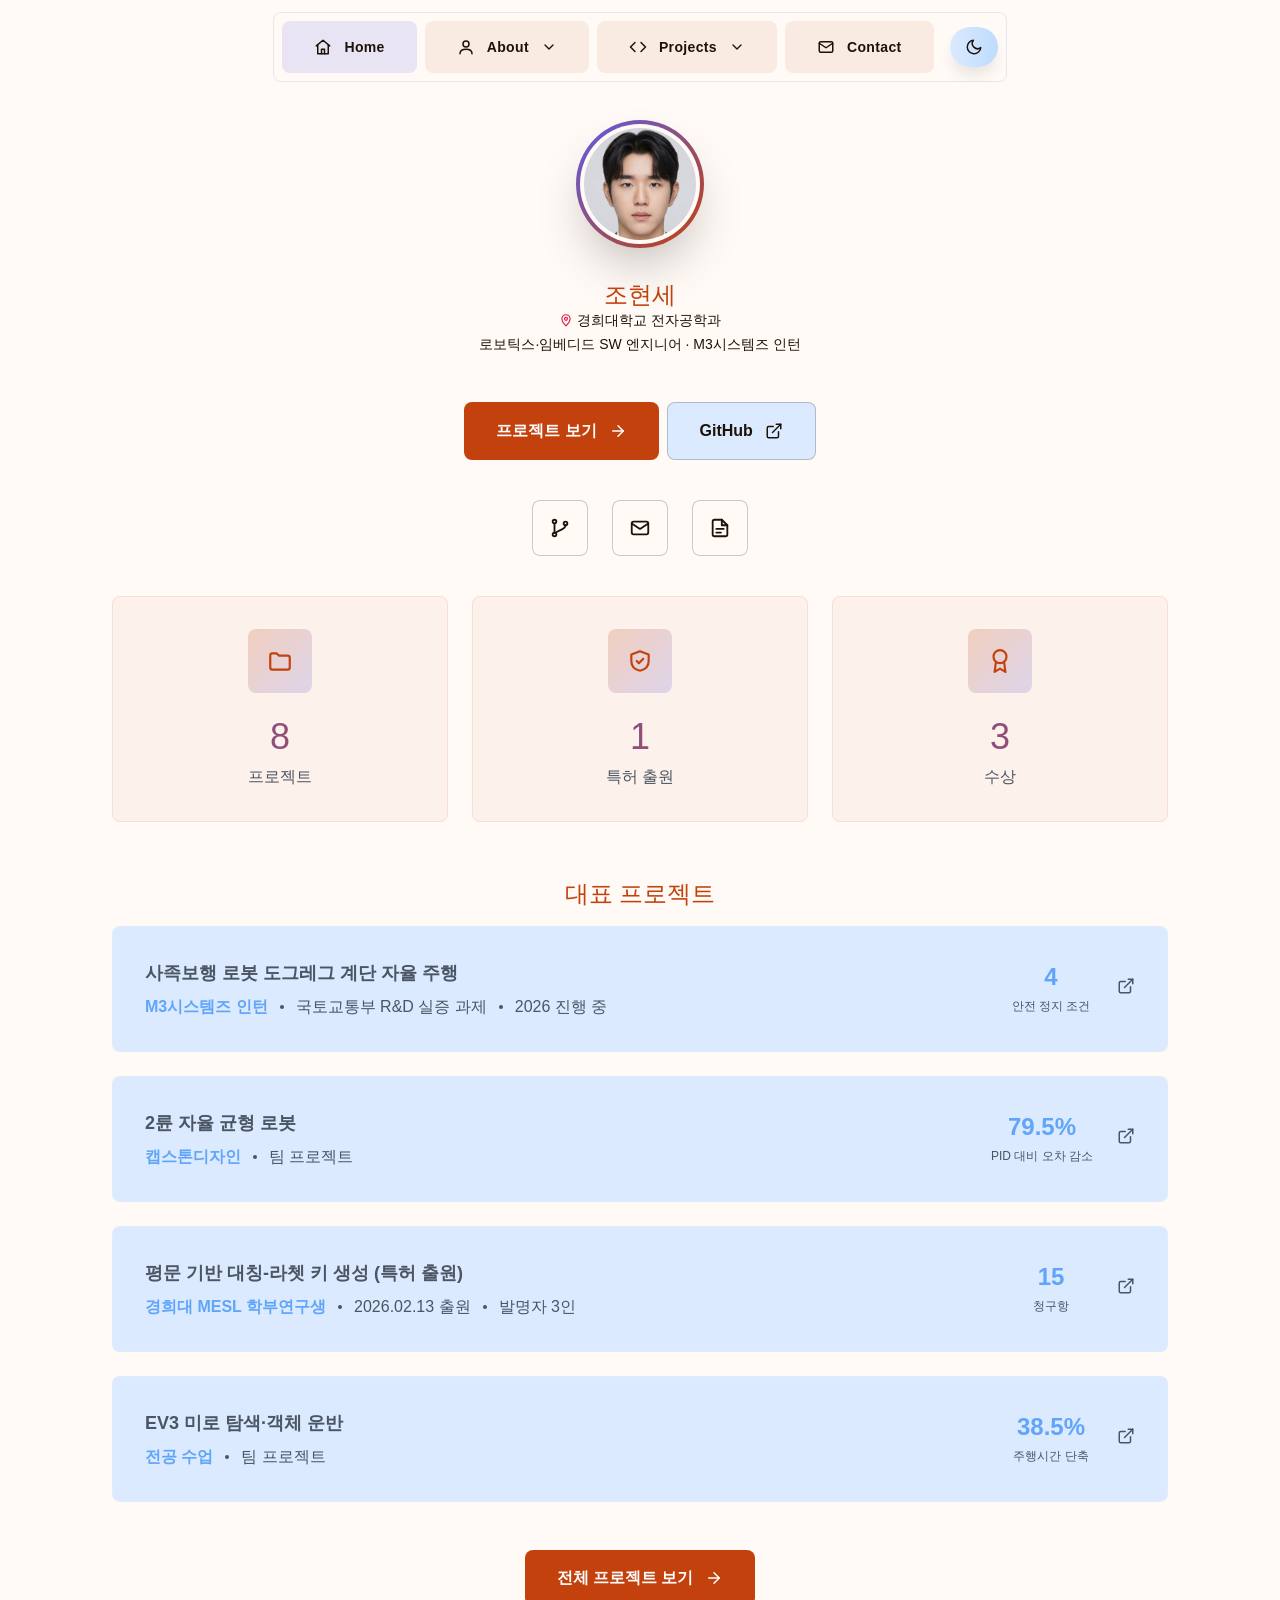
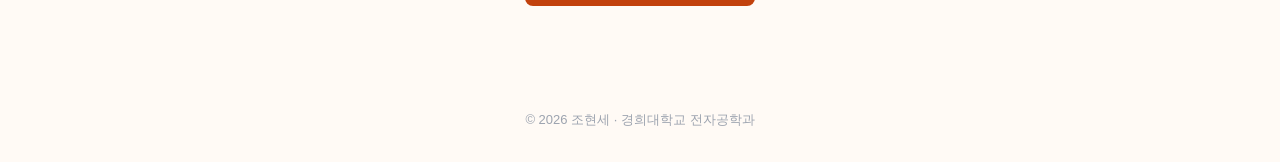
<file: index.html>
<!doctype html>
<html lang="ko">
<head>
<meta charset="utf-8">
<meta name="viewport" content="width=device-width, initial-scale=1, viewport-fit=cover">
<title>조현세</title>
<meta name="description" content="로보틱스·임베디드 SW 엔지니어 조현세의 포트폴리오. 사족보행 로봇 계단 자율 주행, 2륜 균형 로봇, STM32, 특허.">
<meta property="og:title" content="조현세">
<meta property="og:description" content="로보틱스·임베디드 SW 엔지니어 조현세의 포트폴리오. 사족보행 로봇 계단 자율 주행, 2륜 균형 로봇, STM32, 특허.">
<meta property="og:image" content="https://hyuns-git.github.io/assets/media/go2-card.jpg">
<meta property="og:type" content="website">
<meta name="theme-color" content="#fffaf5">
<script>try{var t=localStorage.getItem('theme');if(t==='dark'||t==='light')document.documentElement.setAttribute('data-theme',t);}catch(e){}</script>
<link rel="stylesheet" href="assets/style.css">
</head>
<body>
<div class="nav-wrap">
<nav class="nav" aria-label="주요 메뉴">
<ul class="nav-items">
<li><a class="tile" href="index.html" aria-current="page"><svg class="i" viewBox="0 0 24 24" aria-hidden="true"><path d="M3 10.5 12 3l9 7.5"/><path d="M5 9.5V21h14V9.5"/><path d="M10 21v-6h4v6"/></svg><span class="lbl">Home</span></a></li>
<li class="dd"><button class="tile" type="button" aria-expanded="false"><svg class="i" viewBox="0 0 24 24" aria-hidden="true"><circle cx="12" cy="8" r="4"/><path d="M4 21c0-4 3.6-6 8-6s8 2 8 6"/></svg><span class="lbl">About</span><svg class="i chev" viewBox="0 0 24 24" aria-hidden="true"><path d="m6 9 6 6 6-6"/></svg></button>
<ul class="menu">
<li><a href="resume.html">이력서</a></li>
<li><a href="contact.html">연락처</a></li>
<li class="sep" role="separator"></li>
<li><a href="https://github.com/hyuns-git">GitHub ↗</a></li>
</ul></li>
<li class="dd"><button class="tile" type="button" aria-expanded="false"><svg class="i" viewBox="0 0 24 24" aria-hidden="true"><path d="m16 18 6-6-6-6"/><path d="m8 6-6 6 6 6"/></svg><span class="lbl">Projects</span><svg class="i chev" viewBox="0 0 24 24" aria-hidden="true"><path d="m6 9 6 6 6-6"/></svg></button>
<ul class="menu">
<li><a href="projects.html">전체 프로젝트</a></li>
<li class="sep" role="separator"></li>
<li><a href="projects/go2-stair.html">사족보행 로봇 도그레그 계단 자율 주행</a></li><li><a href="projects/balance-robot.html">2륜 자율 균형 로봇</a></li><li><a href="projects/patent.html">평문 기반 대칭-라쳇 키 생성 (특허 출원)</a></li><li><a href="projects/ev3.html">EV3 미로 탐색·객체 운반</a></li><li><a href="projects/walking-assist.html">STM32 탈부착형 보행 보조 모듈</a></li><li><a href="projects/edge-ai-trash.html">저전력 Edge AI 쓰레기 분류 시스템</a></li><li><a href="projects/turret.html">AI 지상 감시·정밀 타격 시스템</a></li><li><a href="projects/smart-irrigation.html">지능형 자동 관수 장치</a></li>
</ul></li>
<li><a class="tile" href="contact.html"><svg class="i" viewBox="0 0 24 24" aria-hidden="true"><rect x="3" y="5" width="18" height="14" rx="2"/><path d="m3 7 9 6 9-6"/></svg><span class="lbl">Contact</span></a></li>
</ul>
<button class="theme" type="button" aria-label="다크 모드 전환"><svg class="i moon" viewBox="0 0 24 24" aria-hidden="true"><path d="M21 12.8A9 9 0 1 1 11.2 3a7 7 0 0 0 9.8 9.8z"/></svg><svg class="i sun" viewBox="0 0 24 24" aria-hidden="true"><circle cx="12" cy="12" r="4"/><path d="M12 2v2M12 20v2M4.9 4.9l1.4 1.4M17.7 17.7l1.4 1.4M2 12h2M20 12h2M4.9 19.1l1.4-1.4M17.7 6.3l1.4-1.4"/></svg></button>
</nav>
</div>
<main class="page">
<section class="hero">
  <div class="ring"><span><span><img src="assets/media/profile-sq.jpg" alt="조현세 프로필 사진" width="112" height="112"></span></span></div>
  <h1>조현세</h1>
  <p class="loc"><svg class="i" viewBox="0 0 24 24" aria-hidden="true"><path d="M12 22s7-6.2 7-12a7 7 0 0 0-14 0c0 5.8 7 12 7 12z"/><circle cx="12" cy="10" r="2.5"/></svg>경희대학교 전자공학과</p>
  <p class="role">로보틱스·임베디드 SW 엔지니어 · M3시스템즈 인턴</p>
  <div class="cta">
    <a class="btn primary" href="projects.html">프로젝트 보기<svg class="i" viewBox="0 0 24 24" aria-hidden="true"><path d="M5 12h14"/><path d="m12 5 7 7-7 7"/></svg></a>
    <a class="btn soft" href="https://github.com/hyuns-git">GitHub<svg class="i" viewBox="0 0 24 24" aria-hidden="true"><path d="M15 3h6v6"/><path d="M10 14 21 3"/><path d="M18 13v6a2 2 0 0 1-2 2H5a2 2 0 0 1-2-2V8a2 2 0 0 1 2-2h6"/></svg></a>
  </div>
  <div class="social">
    <a href="https://github.com/hyuns-git" aria-label="GitHub 저장소"><svg class="i" viewBox="0 0 24 24" aria-hidden="true"><circle cx="6" cy="5" r="2"/><circle cx="6" cy="19" r="2"/><circle cx="18" cy="7" r="2"/><path d="M6 7v10"/><path d="M18 9c0 5-6 4-11.4 8.6"/></svg></a>
    <a href="mailto:hhyun0418@naver.com" aria-label="이메일 보내기"><svg class="i" viewBox="0 0 24 24" aria-hidden="true"><rect x="3" y="5" width="18" height="14" rx="2"/><path d="m3 7 9 6 9-6"/></svg></a>
    <a href="resume.html" aria-label="이력서"><svg class="i" viewBox="0 0 24 24" aria-hidden="true"><path d="M14 3H6a2 2 0 0 0-2 2v14a2 2 0 0 0 2 2h12a2 2 0 0 0 2-2V9z"/><path d="M14 3v6h6"/><path d="M8 13h8M8 17h5"/></svg></a>
  </div>
</section>

<section class="stats" aria-label="요약">
  <div class="stat"><div class="ic"><svg class="i" viewBox="0 0 24 24" aria-hidden="true"><path d="M3 7a2 2 0 0 1 2-2h4l2 2h8a2 2 0 0 1 2 2v9a2 2 0 0 1-2 2H5a2 2 0 0 1-2-2z"/></svg></div><b>8</b><span>프로젝트</span></div>
  <div class="stat"><div class="ic"><svg class="i" viewBox="0 0 24 24" aria-hidden="true"><path d="M12 3 4 6v6c0 5 3.5 8 8 9 4.5-1 8-4 8-9V6z"/><path d="m9 12 2 2 4-4"/></svg></div><b>1</b><span>특허 출원</span></div>
  <div class="stat"><div class="ic"><svg class="i" viewBox="0 0 24 24" aria-hidden="true"><circle cx="12" cy="8" r="6"/><path d="M8.2 13.3 7 22l5-3 5 3-1.2-8.7"/></svg></div><b>3</b><span>수상</span></div>
</section>

<section class="featured">
  <h2 class="sec-title">대표 프로젝트</h2>
  <ul class="feat">
<li><a href="projects/go2-stair.html">
  <div class="txt"><h3>사족보행 로봇 도그레그 계단 자율 주행</h3><div class="meta"><span class="v">M3시스템즈 인턴</span><span class="dot" aria-hidden="true"></span><span>국토교통부 R&amp;D 실증 과제</span><span class="dot" aria-hidden="true"></span><span>2026 진행 중</span></div></div>
  <div class="num"><b>4</b><span>안전 정지 조건</span></div>
  <span class="go"><svg class="i" viewBox="0 0 24 24" aria-hidden="true"><path d="M15 3h6v6"/><path d="M10 14 21 3"/><path d="M18 13v6a2 2 0 0 1-2 2H5a2 2 0 0 1-2-2V8a2 2 0 0 1 2-2h6"/></svg></span>
</a></li>
<li><a href="projects/balance-robot.html">
  <div class="txt"><h3>2륜 자율 균형 로봇</h3><div class="meta"><span class="v">캡스톤디자인</span><span class="dot" aria-hidden="true"></span><span>팀 프로젝트</span></div></div>
  <div class="num"><b>79.5%</b><span>PID 대비 오차 감소</span></div>
  <span class="go"><svg class="i" viewBox="0 0 24 24" aria-hidden="true"><path d="M15 3h6v6"/><path d="M10 14 21 3"/><path d="M18 13v6a2 2 0 0 1-2 2H5a2 2 0 0 1-2-2V8a2 2 0 0 1 2-2h6"/></svg></span>
</a></li>
<li><a href="projects/patent.html">
  <div class="txt"><h3>평문 기반 대칭-라쳇 키 생성 (특허 출원)</h3><div class="meta"><span class="v">경희대 MESL 학부연구생</span><span class="dot" aria-hidden="true"></span><span>2026.02.13 출원</span><span class="dot" aria-hidden="true"></span><span>발명자 3인</span></div></div>
  <div class="num"><b>15</b><span>청구항</span></div>
  <span class="go"><svg class="i" viewBox="0 0 24 24" aria-hidden="true"><path d="M15 3h6v6"/><path d="M10 14 21 3"/><path d="M18 13v6a2 2 0 0 1-2 2H5a2 2 0 0 1-2-2V8a2 2 0 0 1 2-2h6"/></svg></span>
</a></li>
<li><a href="projects/ev3.html">
  <div class="txt"><h3>EV3 미로 탐색·객체 운반</h3><div class="meta"><span class="v">전공 수업</span><span class="dot" aria-hidden="true"></span><span>팀 프로젝트</span></div></div>
  <div class="num"><b>38.5%</b><span>주행시간 단축</span></div>
  <span class="go"><svg class="i" viewBox="0 0 24 24" aria-hidden="true"><path d="M15 3h6v6"/><path d="M10 14 21 3"/><path d="M18 13v6a2 2 0 0 1-2 2H5a2 2 0 0 1-2-2V8a2 2 0 0 1 2-2h6"/></svg></span>
</a></li>
  </ul>
  <div class="more"><a class="btn primary" href="projects.html">전체 프로젝트 보기<svg class="i" viewBox="0 0 24 24" aria-hidden="true"><path d="M5 12h14"/><path d="m12 5 7 7-7 7"/></svg></a></div>
</section>
</main>
<footer class="foot">© 2026 조현세 · 경희대학교 전자공학과</footer>
<script src="assets/site.js"></script>
</body>
</html>
</file>
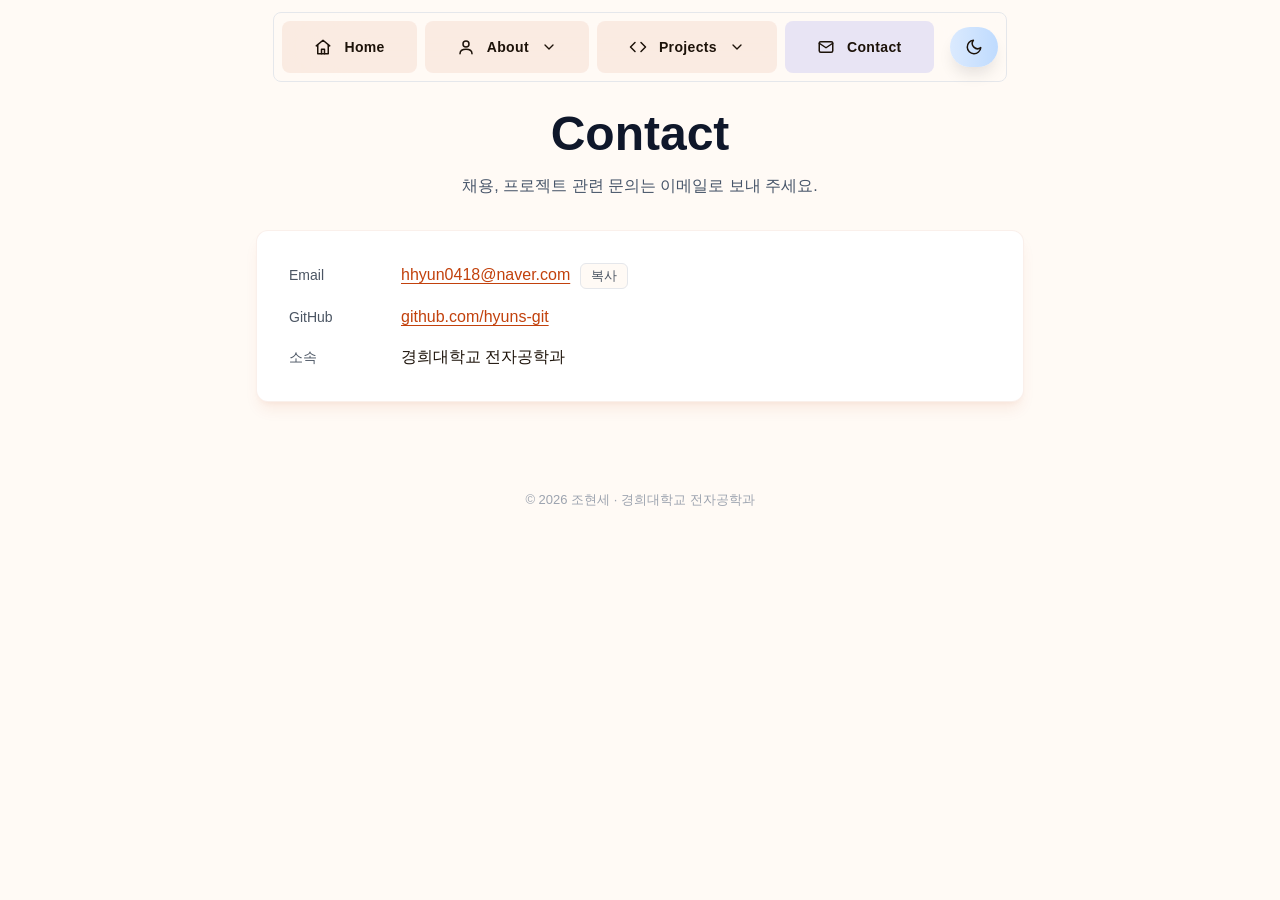
<file: contact.html>
<!doctype html>
<html lang="ko">
<head>
<meta charset="utf-8">
<meta name="viewport" content="width=device-width, initial-scale=1, viewport-fit=cover">
<title>Contact · 조현세</title>
<meta name="description" content="조현세에게 연락하는 방법">
<meta property="og:title" content="Contact · 조현세">
<meta property="og:description" content="조현세에게 연락하는 방법">
<meta property="og:image" content="https://hyuns-git.github.io/assets/media/go2-card.jpg">
<meta property="og:type" content="website">
<meta name="theme-color" content="#fffaf5">
<script>try{var t=localStorage.getItem('theme');if(t==='dark'||t==='light')document.documentElement.setAttribute('data-theme',t);}catch(e){}</script>
<link rel="stylesheet" href="assets/style.css">
</head>
<body>
<div class="nav-wrap">
<nav class="nav" aria-label="주요 메뉴">
<ul class="nav-items">
<li><a class="tile" href="index.html"><svg class="i" viewBox="0 0 24 24" aria-hidden="true"><path d="M3 10.5 12 3l9 7.5"/><path d="M5 9.5V21h14V9.5"/><path d="M10 21v-6h4v6"/></svg><span class="lbl">Home</span></a></li>
<li class="dd"><button class="tile" type="button" aria-expanded="false"><svg class="i" viewBox="0 0 24 24" aria-hidden="true"><circle cx="12" cy="8" r="4"/><path d="M4 21c0-4 3.6-6 8-6s8 2 8 6"/></svg><span class="lbl">About</span><svg class="i chev" viewBox="0 0 24 24" aria-hidden="true"><path d="m6 9 6 6 6-6"/></svg></button>
<ul class="menu">
<li><a href="resume.html">이력서</a></li>
<li><a href="contact.html">연락처</a></li>
<li class="sep" role="separator"></li>
<li><a href="https://github.com/hyuns-git">GitHub ↗</a></li>
</ul></li>
<li class="dd"><button class="tile" type="button" aria-expanded="false"><svg class="i" viewBox="0 0 24 24" aria-hidden="true"><path d="m16 18 6-6-6-6"/><path d="m8 6-6 6 6 6"/></svg><span class="lbl">Projects</span><svg class="i chev" viewBox="0 0 24 24" aria-hidden="true"><path d="m6 9 6 6 6-6"/></svg></button>
<ul class="menu">
<li><a href="projects.html">전체 프로젝트</a></li>
<li class="sep" role="separator"></li>
<li><a href="projects/go2-stair.html">사족보행 로봇 도그레그 계단 자율 주행</a></li><li><a href="projects/balance-robot.html">2륜 자율 균형 로봇</a></li><li><a href="projects/patent.html">평문 기반 대칭-라쳇 키 생성 (특허 출원)</a></li><li><a href="projects/ev3.html">EV3 미로 탐색·객체 운반</a></li><li><a href="projects/walking-assist.html">STM32 탈부착형 보행 보조 모듈</a></li><li><a href="projects/edge-ai-trash.html">저전력 Edge AI 쓰레기 분류 시스템</a></li><li><a href="projects/turret.html">AI 지상 감시·정밀 타격 시스템</a></li><li><a href="projects/smart-irrigation.html">지능형 자동 관수 장치</a></li>
</ul></li>
<li><a class="tile" href="contact.html" aria-current="page"><svg class="i" viewBox="0 0 24 24" aria-hidden="true"><rect x="3" y="5" width="18" height="14" rx="2"/><path d="m3 7 9 6 9-6"/></svg><span class="lbl">Contact</span></a></li>
</ul>
<button class="theme" type="button" aria-label="다크 모드 전환"><svg class="i moon" viewBox="0 0 24 24" aria-hidden="true"><path d="M21 12.8A9 9 0 1 1 11.2 3a7 7 0 0 0 9.8 9.8z"/></svg><svg class="i sun" viewBox="0 0 24 24" aria-hidden="true"><circle cx="12" cy="12" r="4"/><path d="M12 2v2M12 20v2M4.9 4.9l1.4 1.4M17.7 17.7l1.4 1.4M2 12h2M20 12h2M4.9 19.1l1.4-1.4M17.7 6.3l1.4-1.4"/></svg></button>
</nav>
</div>
<main class="page">
<div class="list-h">
  <h1>Contact</h1>
  <p>채용, 프로젝트 관련 문의는 이메일로 보내 주세요.</p>
</div>
<div class="contact">
<dl>
<dt>Email</dt><dd><a id="mail" href="mailto:hhyun0418@naver.com">hhyun0418@naver.com</a><button type="button" class="copy" data-copy="hhyun0418@naver.com" data-target="mail">복사</button></dd>
<dt>GitHub</dt><dd><a href="https://github.com/hyuns-git">github.com/hyuns-git</a></dd>
<dt>소속</dt><dd>경희대학교 전자공학과</dd>
</dl>
</div>
</main>
<footer class="foot">© 2026 조현세 · 경희대학교 전자공학과</footer>
<script src="assets/site.js"></script>
</body>
</html>
</file>
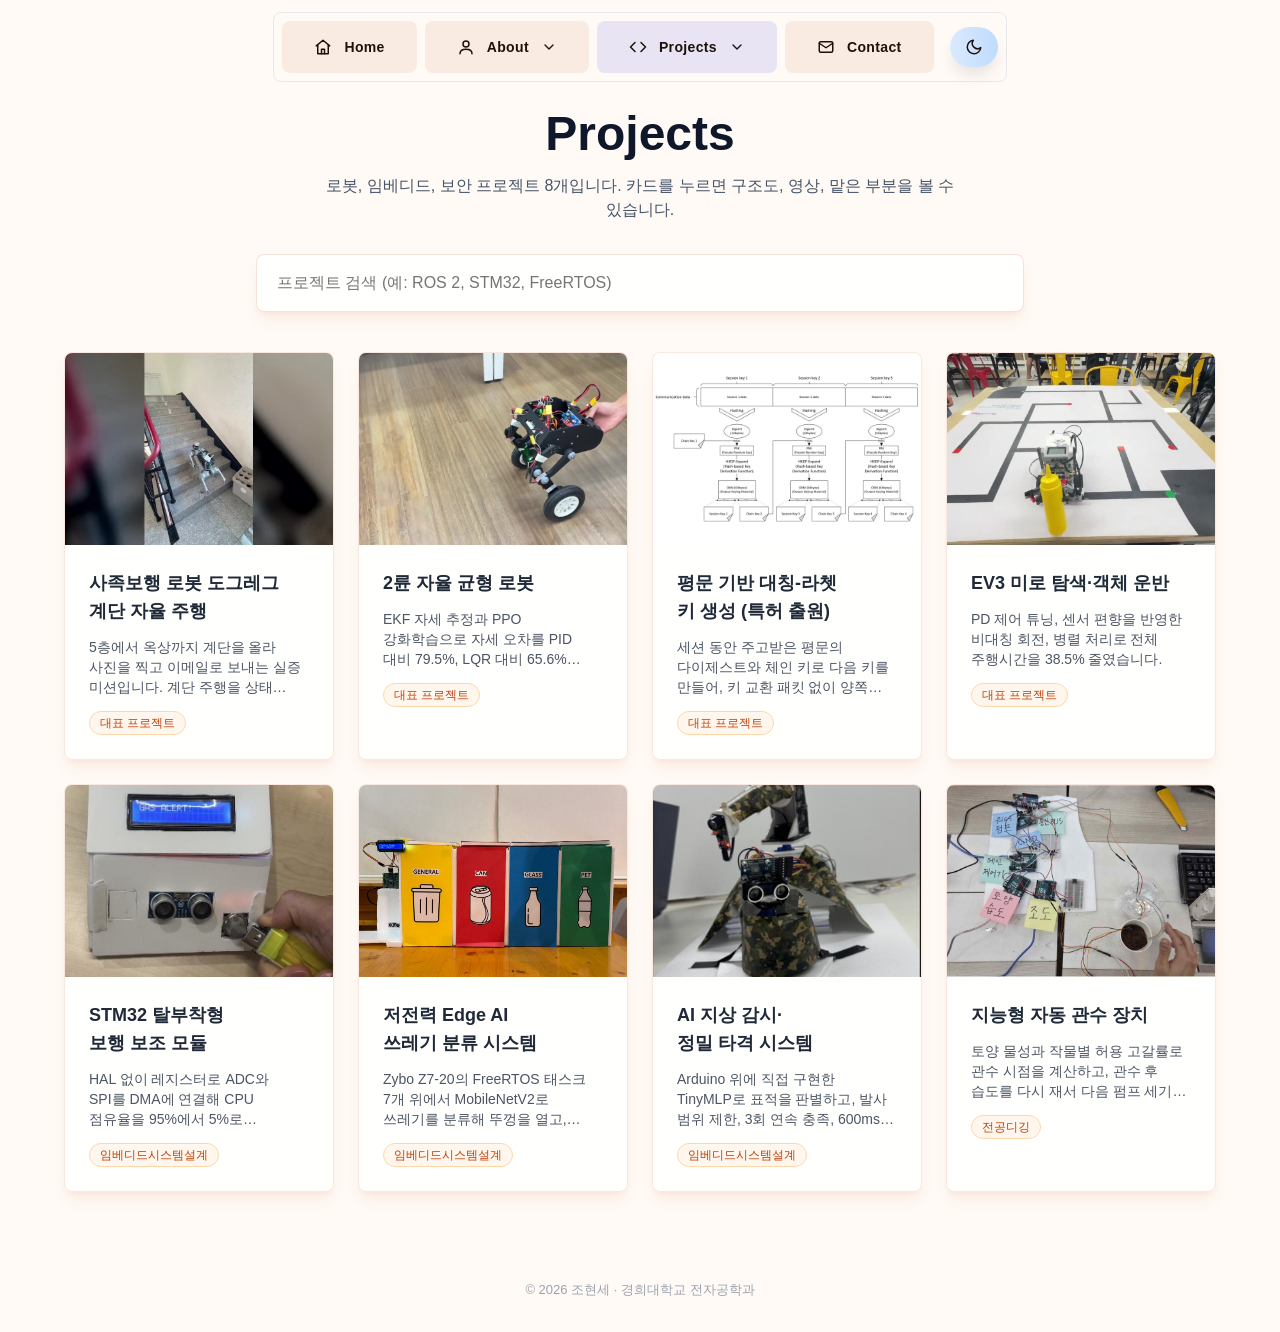
<file: projects.html>
<!doctype html>
<html lang="ko">
<head>
<meta charset="utf-8">
<meta name="viewport" content="width=device-width, initial-scale=1, viewport-fit=cover">
<title>Projects · 조현세</title>
<meta name="description" content="조현세의 로봇, 임베디드, 보안 프로젝트 목록">
<meta property="og:title" content="Projects · 조현세">
<meta property="og:description" content="조현세의 로봇, 임베디드, 보안 프로젝트 목록">
<meta property="og:image" content="https://hyuns-git.github.io/assets/media/go2-card.jpg">
<meta property="og:type" content="website">
<meta name="theme-color" content="#fffaf5">
<script>try{var t=localStorage.getItem('theme');if(t==='dark'||t==='light')document.documentElement.setAttribute('data-theme',t);}catch(e){}</script>
<link rel="stylesheet" href="assets/style.css">
</head>
<body>
<div class="nav-wrap">
<nav class="nav" aria-label="주요 메뉴">
<ul class="nav-items">
<li><a class="tile" href="index.html"><svg class="i" viewBox="0 0 24 24" aria-hidden="true"><path d="M3 10.5 12 3l9 7.5"/><path d="M5 9.5V21h14V9.5"/><path d="M10 21v-6h4v6"/></svg><span class="lbl">Home</span></a></li>
<li class="dd"><button class="tile" type="button" aria-expanded="false"><svg class="i" viewBox="0 0 24 24" aria-hidden="true"><circle cx="12" cy="8" r="4"/><path d="M4 21c0-4 3.6-6 8-6s8 2 8 6"/></svg><span class="lbl">About</span><svg class="i chev" viewBox="0 0 24 24" aria-hidden="true"><path d="m6 9 6 6 6-6"/></svg></button>
<ul class="menu">
<li><a href="resume.html">이력서</a></li>
<li><a href="contact.html">연락처</a></li>
<li class="sep" role="separator"></li>
<li><a href="https://github.com/hyuns-git">GitHub ↗</a></li>
</ul></li>
<li class="dd"><button class="tile" type="button" aria-expanded="false" aria-current="page"><svg class="i" viewBox="0 0 24 24" aria-hidden="true"><path d="m16 18 6-6-6-6"/><path d="m8 6-6 6 6 6"/></svg><span class="lbl">Projects</span><svg class="i chev" viewBox="0 0 24 24" aria-hidden="true"><path d="m6 9 6 6 6-6"/></svg></button>
<ul class="menu">
<li><a href="projects.html">전체 프로젝트</a></li>
<li class="sep" role="separator"></li>
<li><a href="projects/go2-stair.html">사족보행 로봇 도그레그 계단 자율 주행</a></li><li><a href="projects/balance-robot.html">2륜 자율 균형 로봇</a></li><li><a href="projects/patent.html">평문 기반 대칭-라쳇 키 생성 (특허 출원)</a></li><li><a href="projects/ev3.html">EV3 미로 탐색·객체 운반</a></li><li><a href="projects/walking-assist.html">STM32 탈부착형 보행 보조 모듈</a></li><li><a href="projects/edge-ai-trash.html">저전력 Edge AI 쓰레기 분류 시스템</a></li><li><a href="projects/turret.html">AI 지상 감시·정밀 타격 시스템</a></li><li><a href="projects/smart-irrigation.html">지능형 자동 관수 장치</a></li>
</ul></li>
<li><a class="tile" href="contact.html"><svg class="i" viewBox="0 0 24 24" aria-hidden="true"><rect x="3" y="5" width="18" height="14" rx="2"/><path d="m3 7 9 6 9-6"/></svg><span class="lbl">Contact</span></a></li>
</ul>
<button class="theme" type="button" aria-label="다크 모드 전환"><svg class="i moon" viewBox="0 0 24 24" aria-hidden="true"><path d="M21 12.8A9 9 0 1 1 11.2 3a7 7 0 0 0 9.8 9.8z"/></svg><svg class="i sun" viewBox="0 0 24 24" aria-hidden="true"><circle cx="12" cy="12" r="4"/><path d="M12 2v2M12 20v2M4.9 4.9l1.4 1.4M17.7 17.7l1.4 1.4M2 12h2M20 12h2M4.9 19.1l1.4-1.4M17.7 6.3l1.4-1.4"/></svg></button>
</nav>
</div>
<main class="page">
<div class="list-h">
  <h1>Projects</h1>
  <p>로봇, 임베디드, 보안 프로젝트 8개입니다. 카드를 누르면 구조도, 영상, 맡은 부분을 볼 수 있습니다.</p>
</div>
<input class="search" id="q" type="search" placeholder="프로젝트 검색 (예: ROS 2, STM32, FreeRTOS)" aria-label="프로젝트 검색">
<ul class="grid" id="grid">
<li data-q="사족보행 로봇 도그레그 계단 자율 주행 5층에서 옥상까지 계단을 올라 사진을 찍고 이메일로 보내는 실증 미션입니다. 계단 주행을 상태 3개와 안전 정지 조건 4개로 나눠 설계했습니다. ros 2 jetson orin lidar imu python 대표 프로젝트"><a class="card" href="projects/go2-stair.html">
  <img src="assets/media/go2-card.jpg" alt="" loading="lazy">
  <div class="body"><h3>사족보행 로봇 도그레그 계단 자율 주행</h3><p>5층에서 옥상까지 계단을 올라 사진을 찍고 이메일로 보내는 실증 미션입니다. 계단 주행을 상태 3개와 안전 정지 조건 4개로 나눠 설계했습니다.</p><span class="grp">대표 프로젝트</span></div>
</a></li>
<li data-q="2륜 자율 균형 로봇 ekf 자세 추정과 ppo 강화학습으로 자세 오차를 pid 대비 79.5%, lqr 대비 65.6% 줄였습니다. ros 2 esp32 raspberry pi 5 ekf ppo 대표 프로젝트"><a class="card" href="projects/balance-robot.html">
  <img src="assets/media/balance-card.jpg" alt="" loading="lazy">
  <div class="body"><h3>2륜 자율 균형 로봇</h3><p>EKF 자세 추정과 PPO 강화학습으로 자세 오차를 PID 대비 79.5%, LQR 대비 65.6% 줄였습니다.</p><span class="grp">대표 프로젝트</span></div>
</a></li>
<li data-q="평문 기반 대칭-라쳇 키 생성 (특허 출원) 세션 동안 주고받은 평문의 다이제스트와 체인 키로 다음 키를 만들어, 키 교환 패킷 없이 양쪽 키를 갱신하는 구조입니다. hkdf hmac merkle tree sha-256 대표 프로젝트"><a class="card" href="projects/patent.html">
  <img class="fig" src="assets/media/pat-chain.jpg" alt="" loading="lazy">
  <div class="body"><h3>평문 기반 대칭-라쳇 키 생성 (특허 출원)</h3><p>세션 동안 주고받은 평문의 다이제스트와 체인 키로 다음 키를 만들어, 키 교환 패킷 없이 양쪽 키를 갱신하는 구조입니다.</p><span class="grp">대표 프로젝트</span></div>
</a></li>
<li data-q="ev3 미로 탐색·객체 운반 pd 제어 튜닝, 센서 편향을 반영한 비대칭 회전, 병렬 처리로 전체 주행시간을 38.5% 줄였습니다. pd 제어 병렬 처리 lego ev3 대표 프로젝트"><a class="card" href="projects/ev3.html">
  <img src="assets/media/ev3-card.jpg" alt="" loading="lazy">
  <div class="body"><h3>EV3 미로 탐색·객체 운반</h3><p>PD 제어 튜닝, 센서 편향을 반영한 비대칭 회전, 병렬 처리로 전체 주행시간을 38.5% 줄였습니다.</p><span class="grp">대표 프로젝트</span></div>
</a></li>
<li data-q="stm32 탈부착형 보행 보조 모듈 hal 없이 레지스터로 adc와 spi를 dma에 연결해 cpu 점유율을 95%에서 5%로 낮췄습니다. 낙상, 가스, 장애물은 진동과 부저로 알립니다. stm32 dma spi adc 임베디드시스템설계"><a class="card" href="projects/walking-assist.html">
  <img src="assets/media/p2-gas.jpg" alt="" loading="lazy">
  <div class="body"><h3>STM32 탈부착형 보행 보조 모듈</h3><p>HAL 없이 레지스터로 ADC와 SPI를 DMA에 연결해 CPU 점유율을 95%에서 5%로 낮췄습니다. 낙상, 가스, 장애물은 진동과 부저로 알립니다.</p><span class="grp">임베디드시스템설계</span></div>
</a></li>
<li data-q="저전력 edge ai 쓰레기 분류 시스템 zybo z7-20의 freertos 태스크 7개 위에서 mobilenetv2로 쓰레기를 분류해 뚜껑을 열고, 적재량은 웹에서 봅니다. 분류 정확도 72.3%. freertos tflite micro mobilenetv2 flask 임베디드시스템설계"><a class="card" href="projects/edge-ai-trash.html">
  <img src="assets/media/p3-system.jpg" alt="" loading="lazy">
  <div class="body"><h3>저전력 Edge AI 쓰레기 분류 시스템</h3><p>Zybo Z7-20의 FreeRTOS 태스크 7개 위에서 MobileNetV2로 쓰레기를 분류해 뚜껑을 열고, 적재량은 웹에서 봅니다. 분류 정확도 72.3%.</p><span class="grp">임베디드시스템설계</span></div>
</a></li>
<li data-q="ai 지상 감시·정밀 타격 시스템 arduino 위에 직접 구현한 tinymlp로 표적을 판별하고, 발사 범위 제한, 3회 연속 충족, 600ms 쿨다운으로 오발을 막았습니다. arduino i2c timer pwm tinymlp 임베디드시스템설계"><a class="card" href="projects/turret.html">
  <img src="assets/media/p1-built.jpg" alt="" loading="lazy">
  <div class="body"><h3>AI 지상 감시·정밀 타격 시스템</h3><p>Arduino 위에 직접 구현한 TinyMLP로 표적을 판별하고, 발사 범위 제한, 3회 연속 충족, 600ms 쿨다운으로 오발을 막았습니다.</p><span class="grp">임베디드시스템설계</span></div>
</a></li>
<li data-q="지능형 자동 관수 장치 토양 물성과 작물별 허용 고갈률로 관수 시점을 계산하고, 관수 후 습도를 다시 재서 다음 펌프 세기를 조정하는 장치입니다. arduino i2c 멀티마스터 pwm 피드백 제어 전공디깅"><a class="card" href="projects/smart-irrigation.html">
  <img src="assets/media/dg-setup.jpg" alt="" loading="lazy">
  <div class="body"><h3>지능형 자동 관수 장치</h3><p>토양 물성과 작물별 허용 고갈률로 관수 시점을 계산하고, 관수 후 습도를 다시 재서 다음 펌프 세기를 조정하는 장치입니다.</p><span class="grp">전공디깅</span></div>
</a></li>
</ul>
<p class="empty" id="empty" hidden>검색 결과가 없습니다.</p>
</main>
<footer class="foot">© 2026 조현세 · 경희대학교 전자공학과</footer>
<script src="assets/site.js"></script>
</body>
</html>
</file>
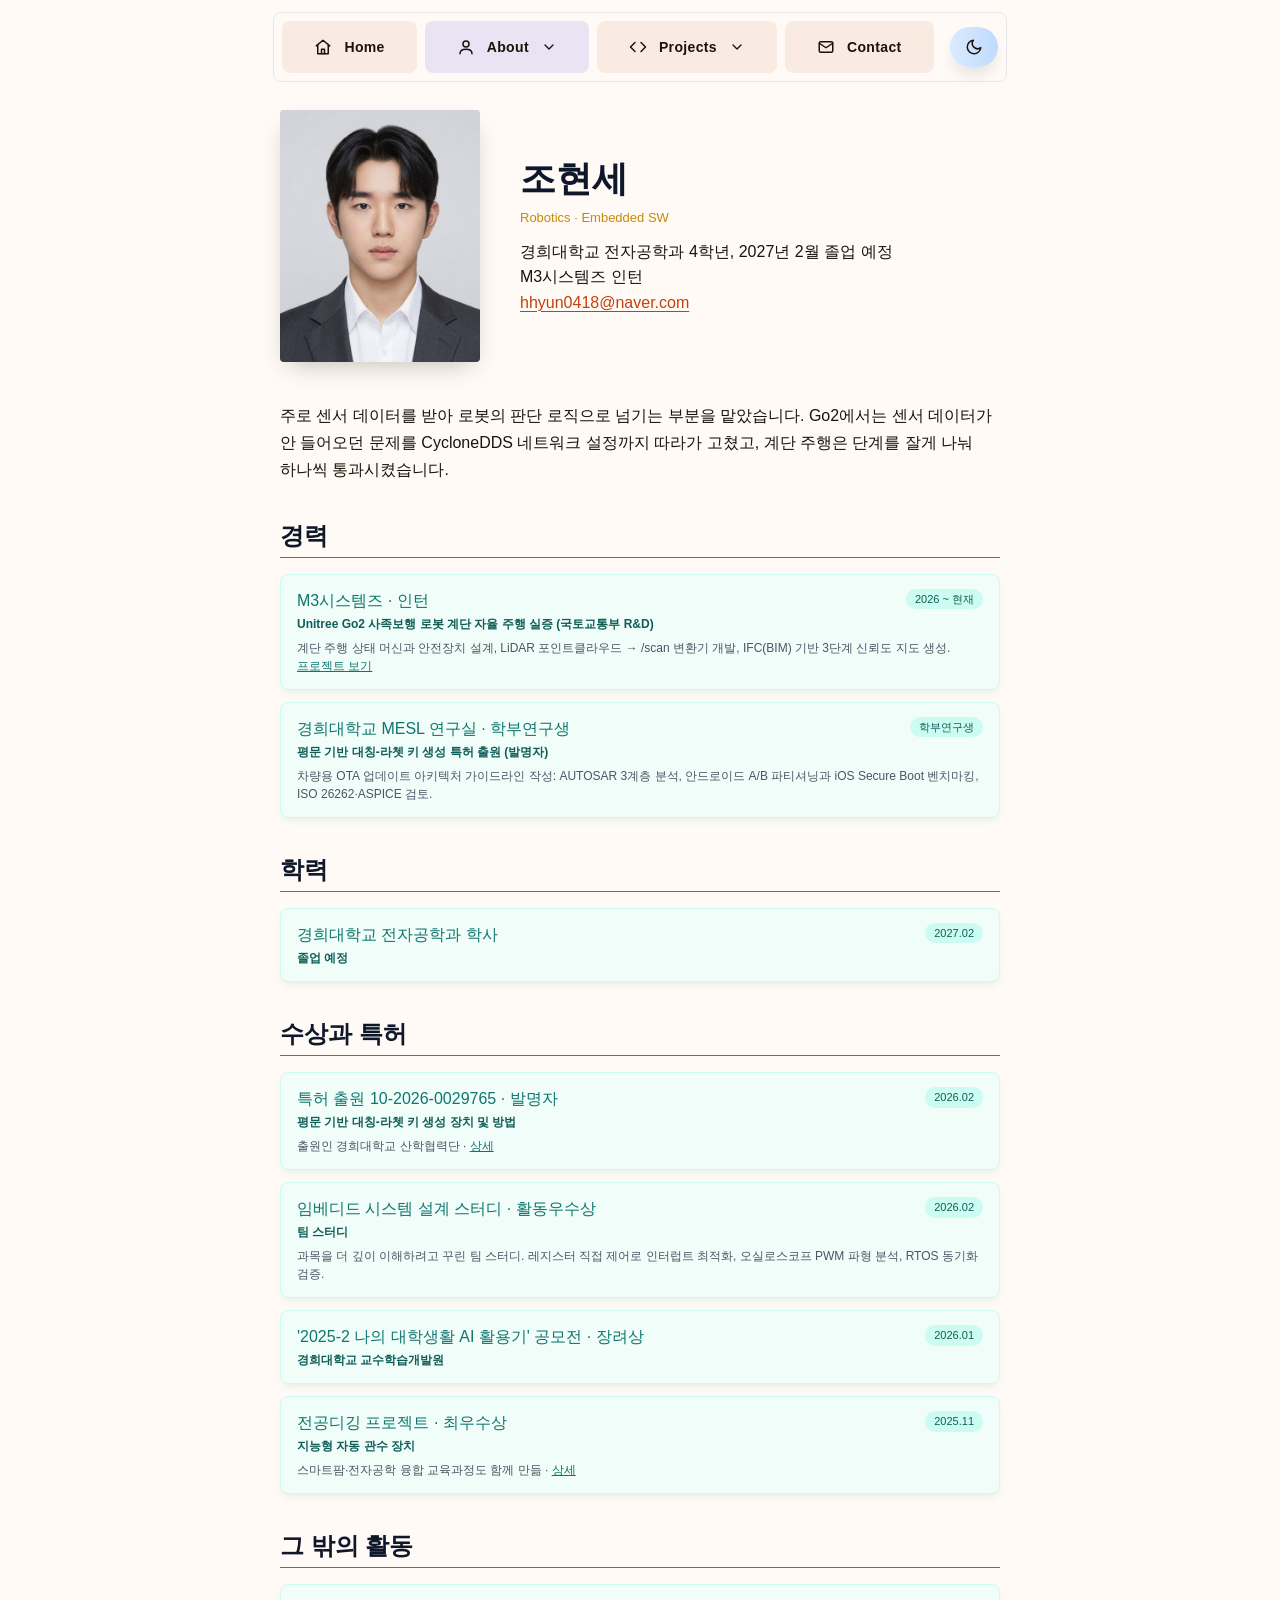
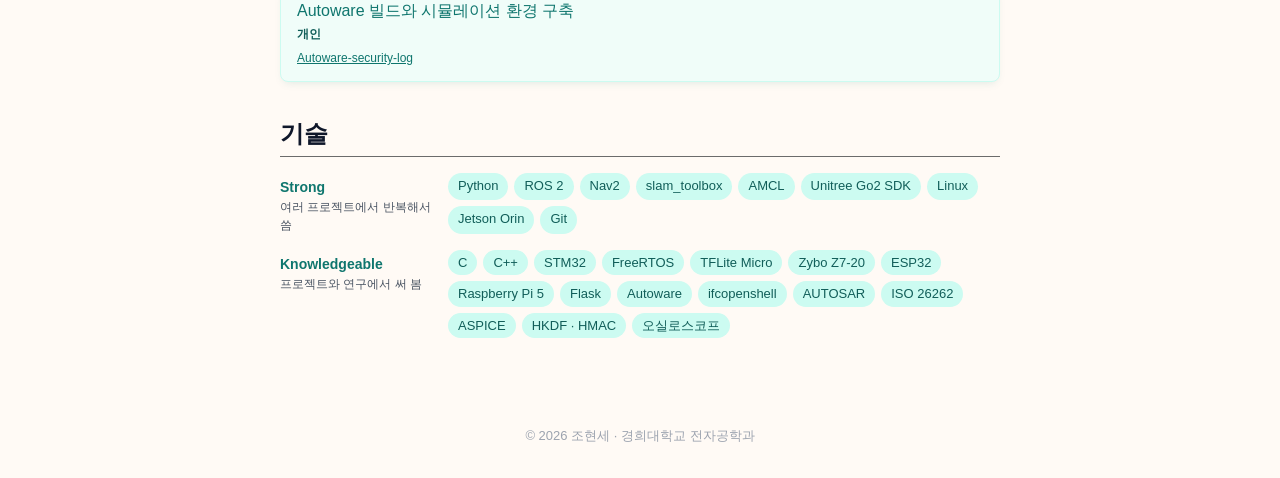
<file: resume.html>
<!doctype html>
<html lang="ko">
<head>
<meta charset="utf-8">
<meta name="viewport" content="width=device-width, initial-scale=1, viewport-fit=cover">
<title>Resume · 조현세</title>
<meta name="description" content="조현세의 경력, 학력, 수상과 특허, 기술">
<meta property="og:title" content="Resume · 조현세">
<meta property="og:description" content="조현세의 경력, 학력, 수상과 특허, 기술">
<meta property="og:image" content="https://hyuns-git.github.io/assets/media/go2-card.jpg">
<meta property="og:type" content="website">
<meta name="theme-color" content="#fffaf5">
<script>try{var t=localStorage.getItem('theme');if(t==='dark'||t==='light')document.documentElement.setAttribute('data-theme',t);}catch(e){}</script>
<link rel="stylesheet" href="assets/style.css">
</head>
<body>
<div class="nav-wrap">
<nav class="nav" aria-label="주요 메뉴">
<ul class="nav-items">
<li><a class="tile" href="index.html"><svg class="i" viewBox="0 0 24 24" aria-hidden="true"><path d="M3 10.5 12 3l9 7.5"/><path d="M5 9.5V21h14V9.5"/><path d="M10 21v-6h4v6"/></svg><span class="lbl">Home</span></a></li>
<li class="dd"><button class="tile" type="button" aria-expanded="false" aria-current="page"><svg class="i" viewBox="0 0 24 24" aria-hidden="true"><circle cx="12" cy="8" r="4"/><path d="M4 21c0-4 3.6-6 8-6s8 2 8 6"/></svg><span class="lbl">About</span><svg class="i chev" viewBox="0 0 24 24" aria-hidden="true"><path d="m6 9 6 6 6-6"/></svg></button>
<ul class="menu">
<li><a href="resume.html">이력서</a></li>
<li><a href="contact.html">연락처</a></li>
<li class="sep" role="separator"></li>
<li><a href="https://github.com/hyuns-git">GitHub ↗</a></li>
</ul></li>
<li class="dd"><button class="tile" type="button" aria-expanded="false"><svg class="i" viewBox="0 0 24 24" aria-hidden="true"><path d="m16 18 6-6-6-6"/><path d="m8 6-6 6 6 6"/></svg><span class="lbl">Projects</span><svg class="i chev" viewBox="0 0 24 24" aria-hidden="true"><path d="m6 9 6 6 6-6"/></svg></button>
<ul class="menu">
<li><a href="projects.html">전체 프로젝트</a></li>
<li class="sep" role="separator"></li>
<li><a href="projects/go2-stair.html">사족보행 로봇 도그레그 계단 자율 주행</a></li><li><a href="projects/balance-robot.html">2륜 자율 균형 로봇</a></li><li><a href="projects/patent.html">평문 기반 대칭-라쳇 키 생성 (특허 출원)</a></li><li><a href="projects/ev3.html">EV3 미로 탐색·객체 운반</a></li><li><a href="projects/walking-assist.html">STM32 탈부착형 보행 보조 모듈</a></li><li><a href="projects/edge-ai-trash.html">저전력 Edge AI 쓰레기 분류 시스템</a></li><li><a href="projects/turret.html">AI 지상 감시·정밀 타격 시스템</a></li><li><a href="projects/smart-irrigation.html">지능형 자동 관수 장치</a></li>
</ul></li>
<li><a class="tile" href="contact.html"><svg class="i" viewBox="0 0 24 24" aria-hidden="true"><rect x="3" y="5" width="18" height="14" rx="2"/><path d="m3 7 9 6 9-6"/></svg><span class="lbl">Contact</span></a></li>
</ul>
<button class="theme" type="button" aria-label="다크 모드 전환"><svg class="i moon" viewBox="0 0 24 24" aria-hidden="true"><path d="M21 12.8A9 9 0 1 1 11.2 3a7 7 0 0 0 9.8 9.8z"/></svg><svg class="i sun" viewBox="0 0 24 24" aria-hidden="true"><circle cx="12" cy="12" r="4"/><path d="M12 2v2M12 20v2M4.9 4.9l1.4 1.4M17.7 17.7l1.4 1.4M2 12h2M20 12h2M4.9 19.1l1.4-1.4M17.7 6.3l1.4-1.4"/></svg></button>
</nav>
</div>
<main class="page">
<div class="cv">
<div class="cv-h">
  <div class="cv-photo"><img src="assets/media/profile.jpg" alt="조현세 증명사진" width="200" height="252"></div>
  <div>
    <h1>조현세</h1>
    <p class="tag">Robotics · Embedded SW</p>
    <p>경희대학교 전자공학과 4학년, 2027년 2월 졸업 예정<br>M3시스템즈 인턴<br><a href="mailto:hhyun0418@naver.com">hhyun0418@naver.com</a></p>
  </div>
</div>
<p>주로 센서 데이터를 받아 로봇의 판단 로직으로 넘기는 부분을 맡았습니다. Go2에서는 센서 데이터가 안 들어오던 문제를 CycloneDDS 네트워크 설정까지 따라가 고쳤고, 계단 주행은 단계를 잘게 나눠 하나씩 통과시켰습니다.</p>

<h2>경력</h2>
<ul class="ent">
<li><div class="t">M3시스템즈 · 인턴</div><div class="o">Unitree Go2 사족보행 로봇 계단 자율 주행 실증 (국토교통부 R&amp;D)</div><div class="d">계단 주행 상태 머신과 안전장치 설계, LiDAR 포인트클라우드 → /scan 변환기 개발, IFC(BIM) 기반 3단계 신뢰도 지도 생성. <a href="projects/go2-stair.html">프로젝트 보기</a></div><span class="yr">2026 ~ 현재</span></li>
<li><div class="t">경희대학교 MESL 연구실 · 학부연구생</div><div class="o">평문 기반 대칭-라쳇 키 생성 특허 출원 (발명자)</div><div class="d">차량용 OTA 업데이트 아키텍처 가이드라인 작성: AUTOSAR 3계층 분석, 안드로이드 A/B 파티셔닝과 iOS Secure Boot 벤치마킹, ISO 26262·ASPICE 검토.</div><span class="yr">학부연구생</span></li>
</ul>

<h2>학력</h2>
<ul class="ent">
<li><div class="t">경희대학교 전자공학과 학사</div><div class="o">졸업 예정</div><span class="yr">2027.02</span></li>
</ul>

<h2>수상과 특허</h2>
<ul class="ent">
<li><div class="t">특허 출원 10-2026-0029765 · 발명자</div><div class="o">평문 기반 대칭-라쳇 키 생성 장치 및 방법</div><div class="d">출원인 경희대학교 산학협력단 · <a href="projects/patent.html">상세</a></div><span class="yr">2026.02</span></li>
<li><div class="t">임베디드 시스템 설계 스터디 · 활동우수상</div><div class="o">팀 스터디</div><div class="d">과목을 더 깊이 이해하려고 꾸린 팀 스터디. 레지스터 직접 제어로 인터럽트 최적화, 오실로스코프 PWM 파형 분석, RTOS 동기화 검증.</div><span class="yr">2026.02</span></li>
<li><div class="t">'2025-2 나의 대학생활 AI 활용기' 공모전 · 장려상</div><div class="o">경희대학교 교수학습개발원</div><span class="yr">2026.01</span></li>
<li><div class="t">전공디깅 프로젝트 · 최우수상</div><div class="o">지능형 자동 관수 장치</div><div class="d">스마트팜·전자공학 융합 교육과정도 함께 만듦 · <a href="projects/smart-irrigation.html">상세</a></div><span class="yr">2025.11</span></li>
</ul>

<h2>그 밖의 활동</h2>
<ul class="ent">
<li><div class="t">Autoware 빌드와 시뮬레이션 환경 구축</div><div class="o">개인</div><div class="d"><a href="https://github.com/hyuns-git/Autoware-security-log">Autoware-security-log</a></div></li>
</ul>

<h2>기술</h2>
<div class="skills">
<div><div class="lv">Strong<small>여러 프로젝트에서 반복해서 씀</small></div>
<ul><li>Python</li><li>ROS 2</li><li>Nav2</li><li>slam_toolbox</li><li>AMCL</li><li>Unitree Go2 SDK</li><li>Linux</li><li>Jetson Orin</li><li>Git</li></ul></div>
<div><div class="lv">Knowledgeable<small>프로젝트와 연구에서 써 봄</small></div>
<ul><li>C</li><li>C++</li><li>STM32</li><li>FreeRTOS</li><li>TFLite Micro</li><li>Zybo Z7-20</li><li>ESP32</li><li>Raspberry Pi 5</li><li>Flask</li><li>Autoware</li><li>ifcopenshell</li><li>AUTOSAR</li><li>ISO 26262</li><li>ASPICE</li><li>HKDF · HMAC</li><li>오실로스코프</li></ul></div>
</div>
</div>
</main>
<footer class="foot">© 2026 조현세 · 경희대학교 전자공학과</footer>
<script src="assets/site.js"></script>
</body>
</html>
</file>
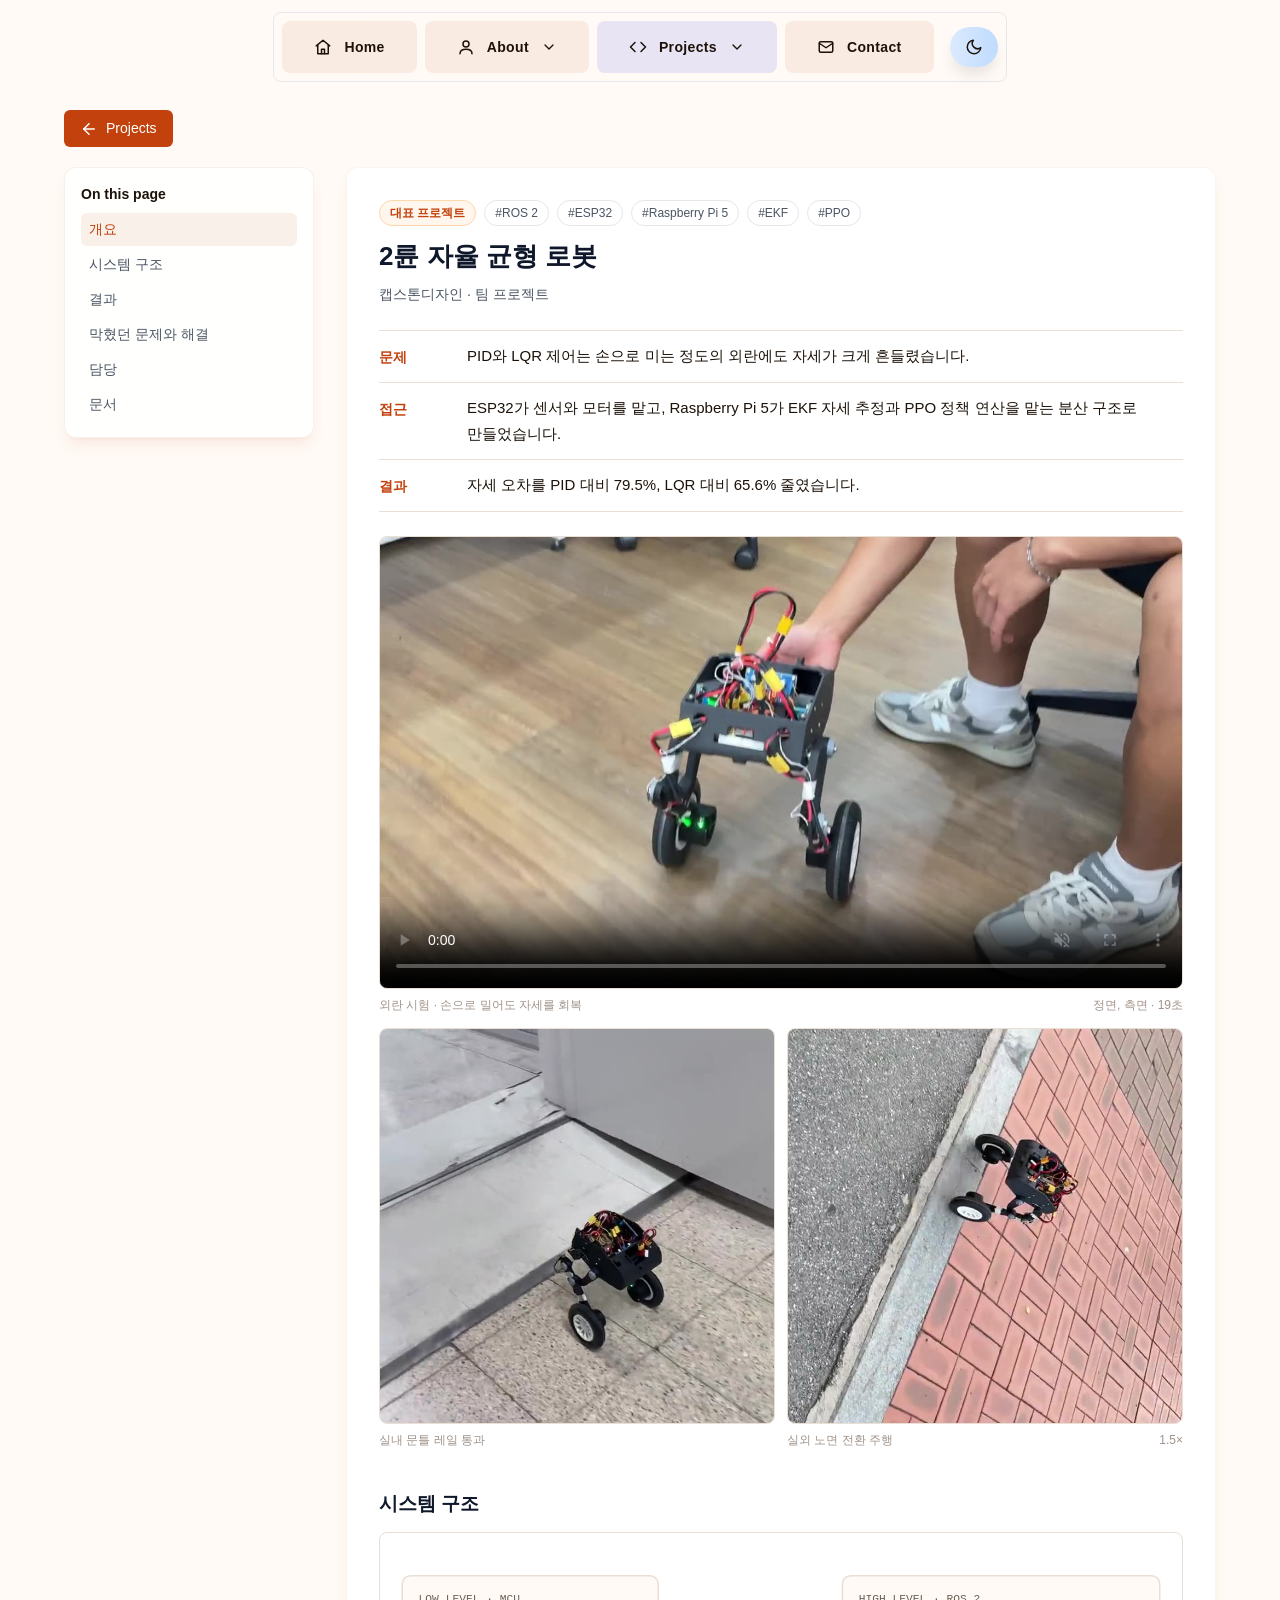
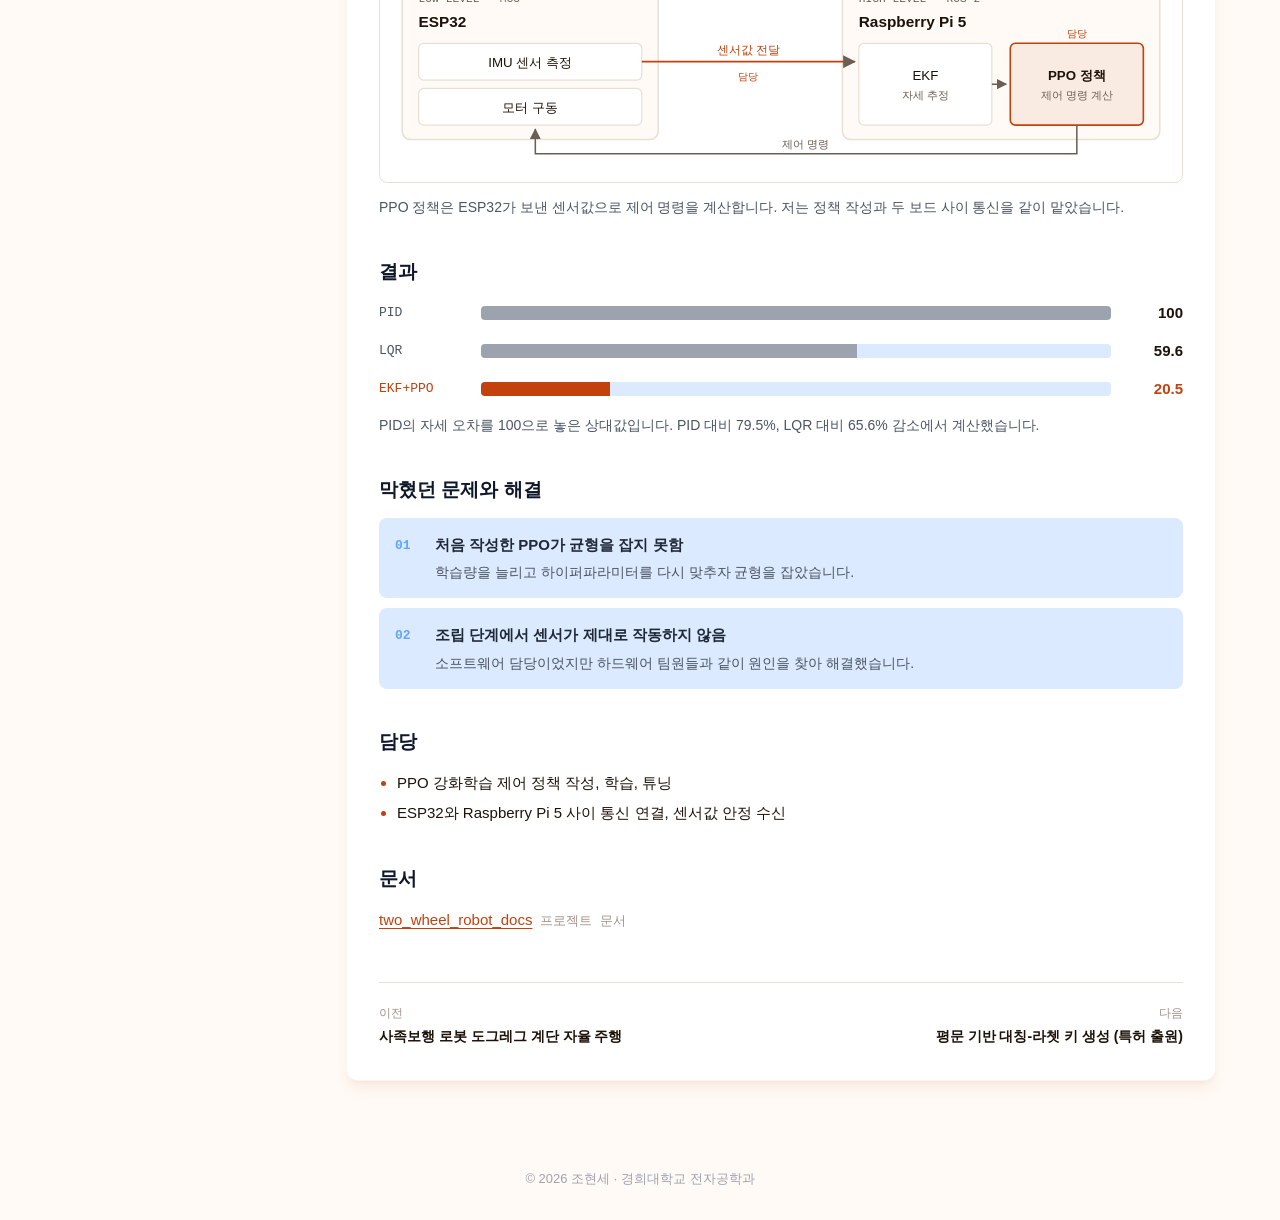
<file: projects/balance-robot.html>
<!doctype html>
<html lang="ko">
<head>
<meta charset="utf-8">
<meta name="viewport" content="width=device-width, initial-scale=1, viewport-fit=cover">
<title>2륜 자율 균형 로봇 · 조현세</title>
<meta name="description" content="EKF 자세 추정과 PPO 강화학습으로 자세 오차를 PID 대비 79.5%, LQR 대비 65.6% 줄였습니다.">
<meta property="og:title" content="2륜 자율 균형 로봇 · 조현세">
<meta property="og:description" content="EKF 자세 추정과 PPO 강화학습으로 자세 오차를 PID 대비 79.5%, LQR 대비 65.6% 줄였습니다.">
<meta property="og:image" content="https://hyuns-git.github.io/assets/media/balance-card.jpg">
<meta property="og:type" content="website">
<meta name="theme-color" content="#fffaf5">
<script>try{var t=localStorage.getItem('theme');if(t==='dark'||t==='light')document.documentElement.setAttribute('data-theme',t);}catch(e){}</script>
<link rel="stylesheet" href="../assets/style.css">
</head>
<body>
<div class="nav-wrap">
<nav class="nav" aria-label="주요 메뉴">
<ul class="nav-items">
<li><a class="tile" href="../index.html"><svg class="i" viewBox="0 0 24 24" aria-hidden="true"><path d="M3 10.5 12 3l9 7.5"/><path d="M5 9.5V21h14V9.5"/><path d="M10 21v-6h4v6"/></svg><span class="lbl">Home</span></a></li>
<li class="dd"><button class="tile" type="button" aria-expanded="false"><svg class="i" viewBox="0 0 24 24" aria-hidden="true"><circle cx="12" cy="8" r="4"/><path d="M4 21c0-4 3.6-6 8-6s8 2 8 6"/></svg><span class="lbl">About</span><svg class="i chev" viewBox="0 0 24 24" aria-hidden="true"><path d="m6 9 6 6 6-6"/></svg></button>
<ul class="menu">
<li><a href="../resume.html">이력서</a></li>
<li><a href="../contact.html">연락처</a></li>
<li class="sep" role="separator"></li>
<li><a href="https://github.com/hyuns-git">GitHub ↗</a></li>
</ul></li>
<li class="dd"><button class="tile" type="button" aria-expanded="false" aria-current="page"><svg class="i" viewBox="0 0 24 24" aria-hidden="true"><path d="m16 18 6-6-6-6"/><path d="m8 6-6 6 6 6"/></svg><span class="lbl">Projects</span><svg class="i chev" viewBox="0 0 24 24" aria-hidden="true"><path d="m6 9 6 6 6-6"/></svg></button>
<ul class="menu">
<li><a href="../projects.html">전체 프로젝트</a></li>
<li class="sep" role="separator"></li>
<li><a href="../projects/go2-stair.html">사족보행 로봇 도그레그 계단 자율 주행</a></li><li><a href="../projects/balance-robot.html">2륜 자율 균형 로봇</a></li><li><a href="../projects/patent.html">평문 기반 대칭-라쳇 키 생성 (특허 출원)</a></li><li><a href="../projects/ev3.html">EV3 미로 탐색·객체 운반</a></li><li><a href="../projects/walking-assist.html">STM32 탈부착형 보행 보조 모듈</a></li><li><a href="../projects/edge-ai-trash.html">저전력 Edge AI 쓰레기 분류 시스템</a></li><li><a href="../projects/turret.html">AI 지상 감시·정밀 타격 시스템</a></li><li><a href="../projects/smart-irrigation.html">지능형 자동 관수 장치</a></li>
</ul></li>
<li><a class="tile" href="../contact.html"><svg class="i" viewBox="0 0 24 24" aria-hidden="true"><rect x="3" y="5" width="18" height="14" rx="2"/><path d="m3 7 9 6 9-6"/></svg><span class="lbl">Contact</span></a></li>
</ul>
<button class="theme" type="button" aria-label="다크 모드 전환"><svg class="i moon" viewBox="0 0 24 24" aria-hidden="true"><path d="M21 12.8A9 9 0 1 1 11.2 3a7 7 0 0 0 9.8 9.8z"/></svg><svg class="i sun" viewBox="0 0 24 24" aria-hidden="true"><circle cx="12" cy="12" r="4"/><path d="M12 2v2M12 20v2M4.9 4.9l1.4 1.4M17.7 17.7l1.4 1.4M2 12h2M20 12h2M4.9 19.1l1.4-1.4M17.7 6.3l1.4-1.4"/></svg></button>
</nav>
</div>
<main class="page">
<a class="back" href="../projects.html"><svg class="i" viewBox="0 0 24 24" aria-hidden="true"><path d="M19 12H5"/><path d="m12 19-7-7 7-7"/></svg>Projects</a>
<div class="art-wrap">
<aside class="toc" aria-label="목차"><b>On this page</b><ol><li><a href="#overview">개요</a></li><li><a href="#s1">시스템 구조</a></li><li><a href="#s2">결과</a></li><li><a href="#s3">막혔던 문제와 해결</a></li><li><a href="#s4">담당</a></li><li><a href="#s5">문서</a></li></ol></aside>
<article class="article">
<div id="overview" style="scroll-margin-top:120px">
<div class="pills"><span class="pill date">대표 프로젝트</span><span class="pill">#ROS 2</span><span class="pill">#ESP32</span><span class="pill">#Raspberry Pi 5</span><span class="pill">#EKF</span><span class="pill">#PPO</span></div>
<h1>2륜 자율 균형 로봇</h1>
<p class="sub">캡스톤디자인 · 팀 프로젝트</p>
</div>
<dl class="summary"><div><dt>문제</dt><dd>PID와 LQR 제어는 손으로 미는 정도의 외란에도 자세가 크게 흔들렸습니다.</dd></div><div><dt>접근</dt><dd>ESP32가 센서와 모터를 맡고, Raspberry Pi 5가 EKF 자세 추정과 PPO 정책 연산을 맡는 분산 구조로 만들었습니다.</dd></div><div><dt>결과</dt><dd>자세 오차를 PID 대비 79.5%, LQR 대비 65.6% 줄였습니다.</dd></div></dl>
<figure class="media">
  <video src="../assets/media/balance-disturbance.mp4" poster="../assets/media/balance-disturbance.jpg" autoplay muted loop playsinline controls preload="metadata" aria-label="손으로 로봇을 밀어 외란을 준 뒤 로봇이 자세를 회복하는 시험 영상"></video>
  <figcaption class="cap"><span>외란 시험 · 손으로 밀어도 자세를 회복</span><span>정면, 측면 · 19초</span></figcaption>
</figure>
<div class="clips">
  <figure><video src="../assets/media/balance-indoor.mp4" poster="../assets/media/balance-indoor.jpg" autoplay muted loop playsinline preload="metadata" aria-label="실내 복도에서 문틀 레일을 넘어 주행하는 영상"></video><figcaption class="cap"><span>실내 문틀 레일 통과</span></figcaption></figure>
  <figure><video src="../assets/media/balance-outdoor.mp4" poster="../assets/media/balance-outdoor.jpg" autoplay muted loop playsinline preload="metadata" aria-label="실외에서 아스팔트와 보도블록을 오가며 주행하는 영상"></video><figcaption class="cap"><span>실외 노면 전환 주행</span><span>1.5×</span></figcaption></figure>
</div>

<section id="s1">
<h2>시스템 구조</h2>
<div class="diagram" role="img" aria-label="ESP32가 IMU 센서값을 측정해 Raspberry Pi 5로 보내고, Raspberry Pi 5가 EKF로 자세를 추정한 뒤 PPO 정책으로 제어 명령을 계산해 ESP32로 돌려보내 모터를 구동하는 구조">
<svg viewBox="0 0 760 220" xmlns="http://www.w3.org/2000/svg" font-family="-apple-system, Segoe UI, Apple SD Gothic Neo, Malgun Gothic, sans-serif" font-size="13">
<defs><marker id="ar4" viewBox="0 0 10 10" refX="9" refY="5" markerWidth="7" markerHeight="7" orient="auto"><path d="M0,0L10,5L0,10z" fill="var(--ink-2)"/></marker></defs>
<rect x="10" y="30" width="250" height="160" rx="8" fill="var(--bg)" stroke="var(--rule)" stroke-width="1.5"/>
<rect x="440" y="30" width="310" height="160" rx="8" fill="var(--bg)" stroke="var(--rule)" stroke-width="1.5"/>
<text x="26" y="56" fill="var(--ink-2)" font-size="11" font-family="ui-monospace, Menlo, Consolas, monospace">LOW LEVEL · MCU</text>
<text x="456" y="56" fill="var(--ink-2)" font-size="11" font-family="ui-monospace, Menlo, Consolas, monospace">HIGH LEVEL · ROS 2</text>
<text x="26" y="80" fill="var(--ink)" font-weight="700" font-size="15">ESP32</text>
<text x="456" y="80" fill="var(--ink)" font-weight="700" font-size="15">Raspberry Pi 5</text>
<g fill="var(--surface)" stroke="var(--rule)" stroke-width="1.2"><rect x="26" y="96" width="218" height="36" rx="5"/><rect x="26" y="140" width="218" height="36" rx="5"/><rect x="456" y="96" width="130" height="80" rx="5"/></g>
<rect x="604" y="96" width="130" height="80" rx="5" fill="var(--laser-dim)" stroke="var(--laser)" stroke-width="1.6"/>
<g fill="var(--ink)" text-anchor="middle"><text x="135" y="119">IMU 센서 측정</text><text x="135" y="163">모터 구동</text>
<text x="521" y="132">EKF</text><text x="521" y="150" fill="var(--ink-2)" font-size="11">자세 추정</text>
<text x="669" y="132" font-weight="700">PPO 정책</text><text x="669" y="150" fill="var(--ink-2)" font-size="11">제어 명령 계산</text></g>
<path d="M586 136H600" stroke="var(--ink-2)" stroke-width="1.5" fill="none" marker-end="url(#ar4)"/>
<path d="M244 114H452" stroke="var(--laser)" stroke-width="1.8" fill="none" marker-end="url(#ar4)"/>
<path d="M669 176V204H140V180" stroke="var(--ink-2)" stroke-width="1.5" fill="none" marker-end="url(#ar4)"/>
<text x="348" y="106" text-anchor="middle" fill="var(--laser)" font-size="12">센서값 전달</text>
<text x="404" y="198" text-anchor="middle" fill="var(--ink-2)" font-size="11">제어 명령</text>
<g font-family="ui-monospace, Menlo, Consolas, monospace" font-size="10" fill="var(--laser)" text-anchor="middle"><text x="348" y="132">담당</text><text x="669" y="90">담당</text></g>
</svg></div>
<p class="note" style="margin-top:12px">PPO 정책은 ESP32가 보낸 센서값으로 제어 명령을 계산합니다. 저는 정책 작성과 두 보드 사이 통신을 같이 맡았습니다.</p>
</section>

<section id="s2">
<h2>결과</h2>
<div class="bars" role="img" aria-label="PID 자세 오차를 100으로 놓았을 때 LQR 59.6, EKF와 PPO 20.5">
<div class="bar-row"><span class="mono">PID</span><div class="track"><div class="fill" style="width:100%"></div></div><span class="val">100</span></div>
<div class="bar-row"><span class="mono">LQR</span><div class="track"><div class="fill" style="width:59.6%"></div></div><span class="val">59.6</span></div>
<div class="bar-row best"><span class="mono">EKF+PPO</span><div class="track"><div class="fill" style="width:20.5%"></div></div><span class="val">20.5</span></div>
</div>
<p class="note" style="margin-top:10px">PID의 자세 오차를 100으로 놓은 상대값입니다. PID 대비 79.5%, LQR 대비 65.6% 감소에서 계산했습니다.</p>
</section>

<section id="s3">
<h2>막혔던 문제와 해결</h2>
<ol class="log">
<li><span class="i">01</span><div><div class="p">처음 작성한 PPO가 균형을 잡지 못함</div><div class="a">학습량을 늘리고 하이퍼파라미터를 다시 맞추자 균형을 잡았습니다.</div></div></li>
<li><span class="i">02</span><div><div class="p">조립 단계에서 센서가 제대로 작동하지 않음</div><div class="a">소프트웨어 담당이었지만 하드웨어 팀원들과 같이 원인을 찾아 해결했습니다.</div></div></li>
</ol>
</section>

<section id="s4">
<h2>담당</h2>
<ul class="role">
<li>PPO 강화학습 제어 정책 작성, 학습, 튜닝</li>
<li>ESP32와 Raspberry Pi 5 사이 통신 연결, 센서값 안정 수신</li>
</ul>
</section>

<section id="s5">
<h2>문서</h2>
<ul class="links"><li><a href="https://github.com/hyuns-git/two_wheel_robot_docs">two_wheel_robot_docs</a><span class="mono">프로젝트 문서</span></li></ul>
</section>

<nav class="pager" aria-label="다른 프로젝트"><a href="go2-stair.html"><small>이전</small>사족보행 로봇 도그레그 계단 자율 주행</a><a href="patent.html" style="text-align:right"><small>다음</small>평문 기반 대칭-라쳇 키 생성 (특허 출원)</a></nav>
</article>
</div>
</main>
<footer class="foot">© 2026 조현세 · 경희대학교 전자공학과</footer>
<script src="../assets/site.js"></script>
</body>
</html>
</file>
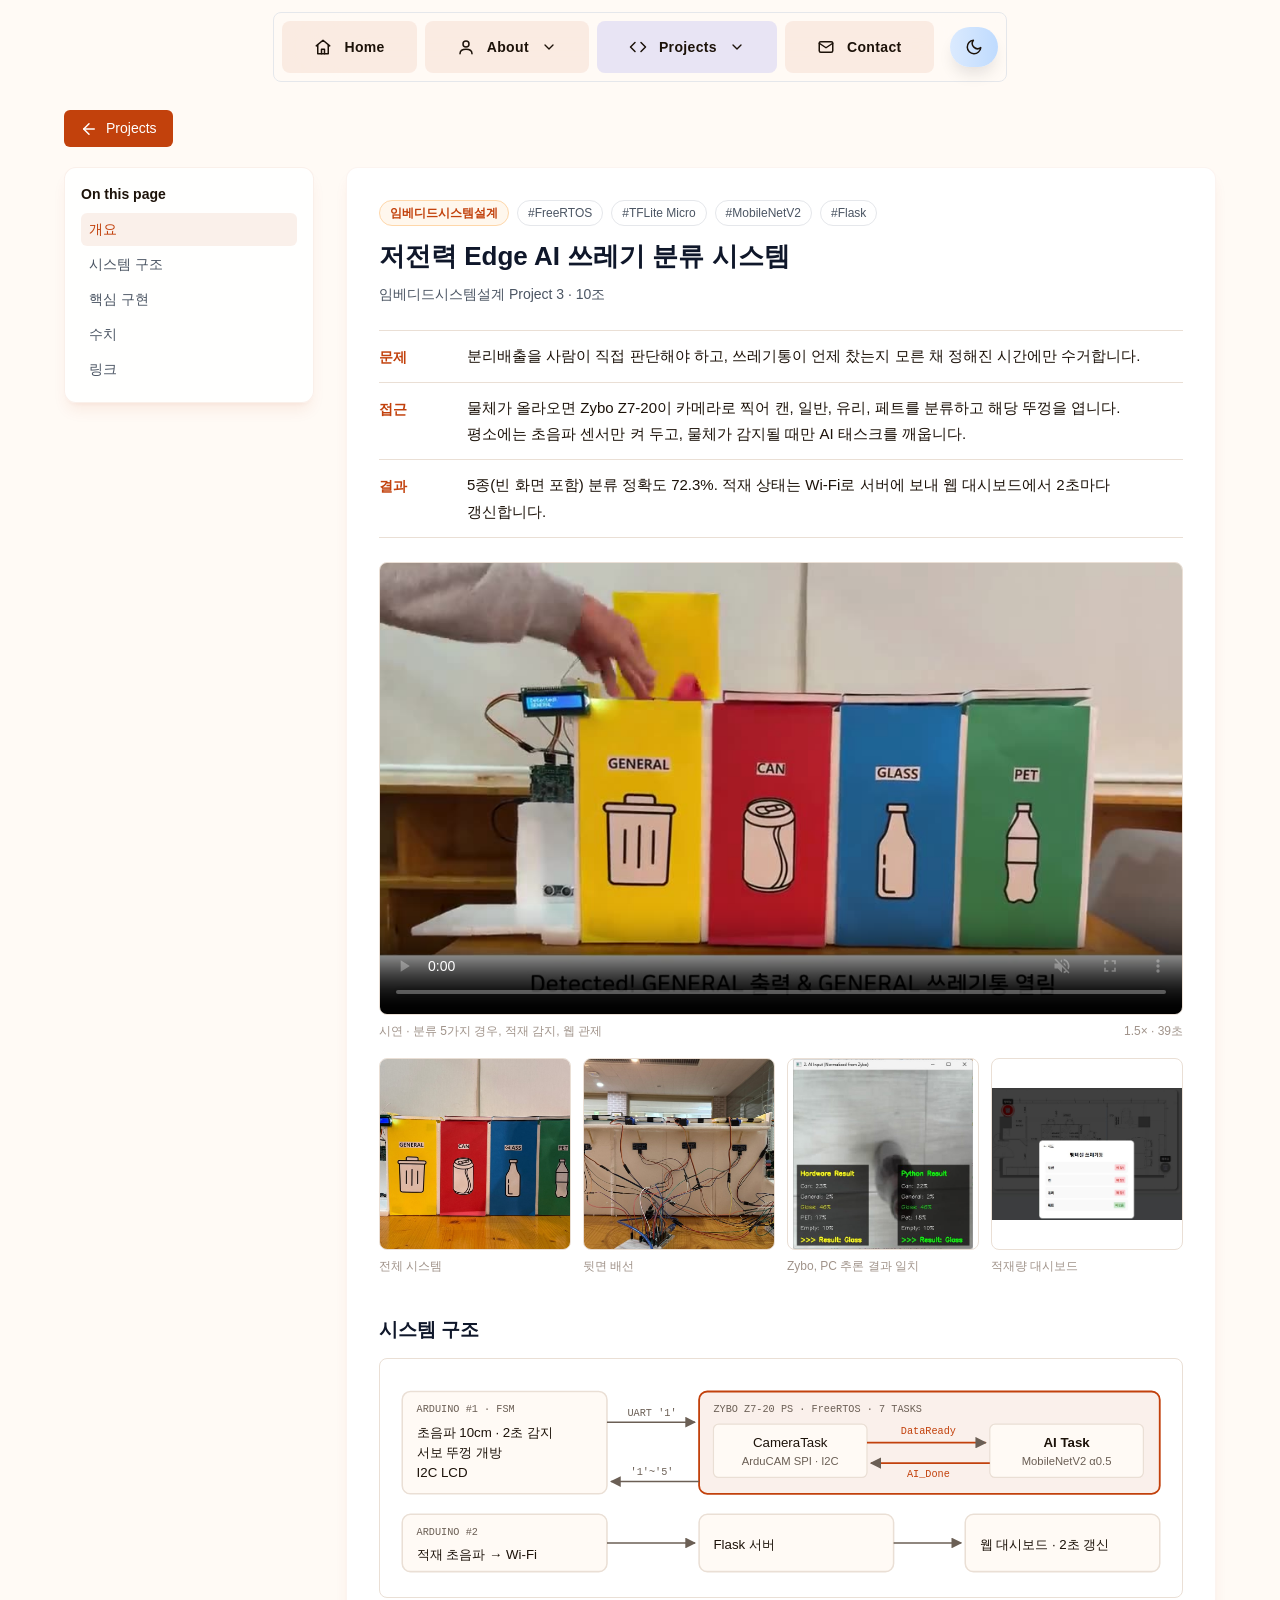
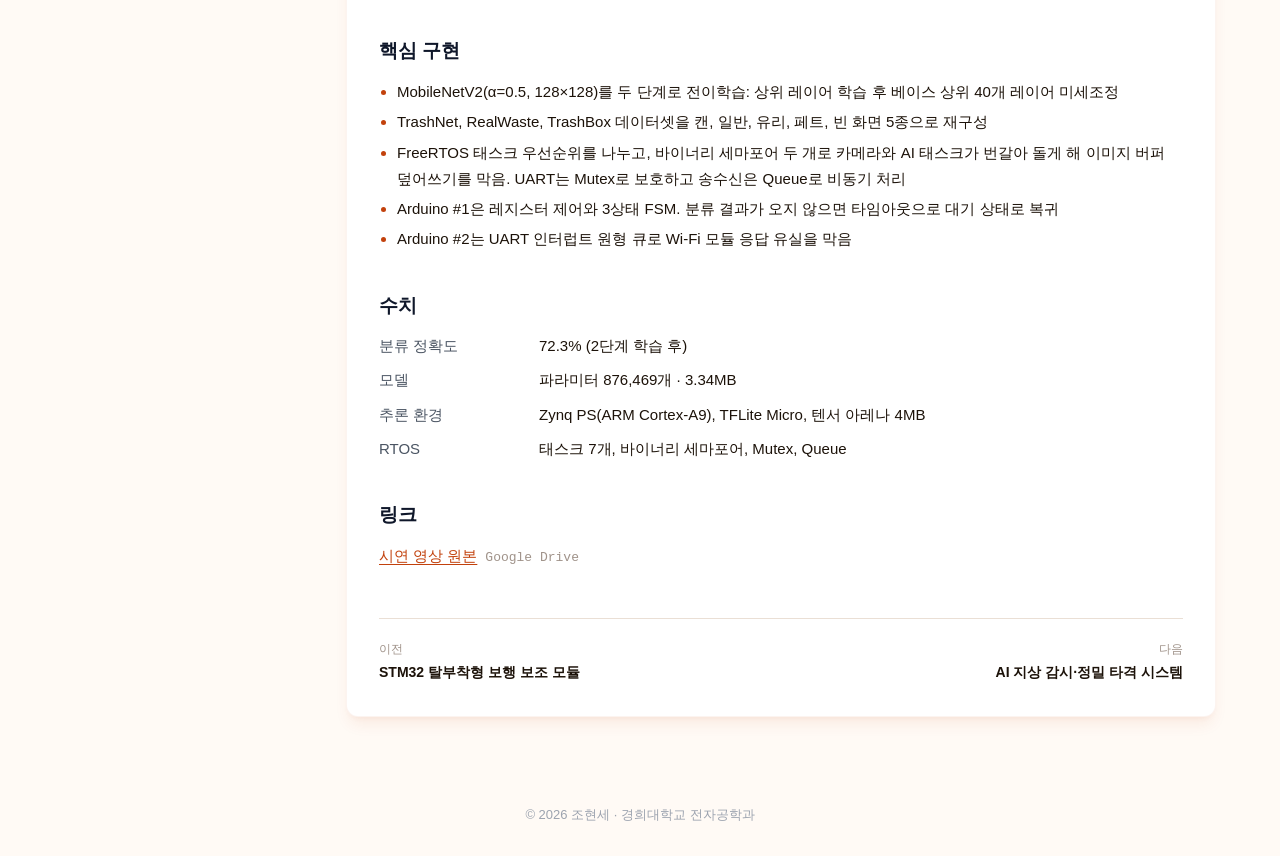
<file: projects/edge-ai-trash.html>
<!doctype html>
<html lang="ko">
<head>
<meta charset="utf-8">
<meta name="viewport" content="width=device-width, initial-scale=1, viewport-fit=cover">
<title>저전력 Edge AI 쓰레기 분류 시스템 · 조현세</title>
<meta name="description" content="Zybo Z7-20의 FreeRTOS 태스크 7개 위에서 MobileNetV2로 쓰레기를 분류해 뚜껑을 열고, 적재량은 웹에서 봅니다. 분류 정확도 72.3%.">
<meta property="og:title" content="저전력 Edge AI 쓰레기 분류 시스템 · 조현세">
<meta property="og:description" content="Zybo Z7-20의 FreeRTOS 태스크 7개 위에서 MobileNetV2로 쓰레기를 분류해 뚜껑을 열고, 적재량은 웹에서 봅니다. 분류 정확도 72.3%.">
<meta property="og:image" content="https://hyuns-git.github.io/assets/media/p3-system.jpg">
<meta property="og:type" content="website">
<meta name="theme-color" content="#fffaf5">
<script>try{var t=localStorage.getItem('theme');if(t==='dark'||t==='light')document.documentElement.setAttribute('data-theme',t);}catch(e){}</script>
<link rel="stylesheet" href="../assets/style.css">
</head>
<body>
<div class="nav-wrap">
<nav class="nav" aria-label="주요 메뉴">
<ul class="nav-items">
<li><a class="tile" href="../index.html"><svg class="i" viewBox="0 0 24 24" aria-hidden="true"><path d="M3 10.5 12 3l9 7.5"/><path d="M5 9.5V21h14V9.5"/><path d="M10 21v-6h4v6"/></svg><span class="lbl">Home</span></a></li>
<li class="dd"><button class="tile" type="button" aria-expanded="false"><svg class="i" viewBox="0 0 24 24" aria-hidden="true"><circle cx="12" cy="8" r="4"/><path d="M4 21c0-4 3.6-6 8-6s8 2 8 6"/></svg><span class="lbl">About</span><svg class="i chev" viewBox="0 0 24 24" aria-hidden="true"><path d="m6 9 6 6 6-6"/></svg></button>
<ul class="menu">
<li><a href="../resume.html">이력서</a></li>
<li><a href="../contact.html">연락처</a></li>
<li class="sep" role="separator"></li>
<li><a href="https://github.com/hyuns-git">GitHub ↗</a></li>
</ul></li>
<li class="dd"><button class="tile" type="button" aria-expanded="false" aria-current="page"><svg class="i" viewBox="0 0 24 24" aria-hidden="true"><path d="m16 18 6-6-6-6"/><path d="m8 6-6 6 6 6"/></svg><span class="lbl">Projects</span><svg class="i chev" viewBox="0 0 24 24" aria-hidden="true"><path d="m6 9 6 6 6-6"/></svg></button>
<ul class="menu">
<li><a href="../projects.html">전체 프로젝트</a></li>
<li class="sep" role="separator"></li>
<li><a href="../projects/go2-stair.html">사족보행 로봇 도그레그 계단 자율 주행</a></li><li><a href="../projects/balance-robot.html">2륜 자율 균형 로봇</a></li><li><a href="../projects/patent.html">평문 기반 대칭-라쳇 키 생성 (특허 출원)</a></li><li><a href="../projects/ev3.html">EV3 미로 탐색·객체 운반</a></li><li><a href="../projects/walking-assist.html">STM32 탈부착형 보행 보조 모듈</a></li><li><a href="../projects/edge-ai-trash.html">저전력 Edge AI 쓰레기 분류 시스템</a></li><li><a href="../projects/turret.html">AI 지상 감시·정밀 타격 시스템</a></li><li><a href="../projects/smart-irrigation.html">지능형 자동 관수 장치</a></li>
</ul></li>
<li><a class="tile" href="../contact.html"><svg class="i" viewBox="0 0 24 24" aria-hidden="true"><rect x="3" y="5" width="18" height="14" rx="2"/><path d="m3 7 9 6 9-6"/></svg><span class="lbl">Contact</span></a></li>
</ul>
<button class="theme" type="button" aria-label="다크 모드 전환"><svg class="i moon" viewBox="0 0 24 24" aria-hidden="true"><path d="M21 12.8A9 9 0 1 1 11.2 3a7 7 0 0 0 9.8 9.8z"/></svg><svg class="i sun" viewBox="0 0 24 24" aria-hidden="true"><circle cx="12" cy="12" r="4"/><path d="M12 2v2M12 20v2M4.9 4.9l1.4 1.4M17.7 17.7l1.4 1.4M2 12h2M20 12h2M4.9 19.1l1.4-1.4M17.7 6.3l1.4-1.4"/></svg></button>
</nav>
</div>
<main class="page">
<a class="back" href="../projects.html"><svg class="i" viewBox="0 0 24 24" aria-hidden="true"><path d="M19 12H5"/><path d="m12 19-7-7 7-7"/></svg>Projects</a>
<div class="art-wrap">
<aside class="toc" aria-label="목차"><b>On this page</b><ol><li><a href="#overview">개요</a></li><li><a href="#s1">시스템 구조</a></li><li><a href="#s2">핵심 구현</a></li><li><a href="#s3">수치</a></li><li><a href="#s4">링크</a></li></ol></aside>
<article class="article">
<div id="overview" style="scroll-margin-top:120px">
<div class="pills"><span class="pill date">임베디드시스템설계</span><span class="pill">#FreeRTOS</span><span class="pill">#TFLite Micro</span><span class="pill">#MobileNetV2</span><span class="pill">#Flask</span></div>
<h1>저전력 Edge AI 쓰레기 분류 시스템</h1>
<p class="sub">임베디드시스템설계 Project 3 · 10조</p>
</div>
<dl class="summary"><div><dt>문제</dt><dd>분리배출을 사람이 직접 판단해야 하고, 쓰레기통이 언제 찼는지 모른 채 정해진 시간에만 수거합니다.</dd></div><div><dt>접근</dt><dd>물체가 올라오면 Zybo Z7-20이 카메라로 찍어 캔, 일반, 유리, 페트를 분류하고 해당 뚜껑을 엽니다. 평소에는 초음파 센서만 켜 두고, 물체가 감지될 때만 AI 태스크를 깨웁니다.</dd></div><div><dt>결과</dt><dd>5종(빈 화면 포함) 분류 정확도 72.3%. 적재 상태는 Wi-Fi로 서버에 보내 웹 대시보드에서 2초마다 갱신합니다.</dd></div></dl>
<figure class="media">
  <video src="../assets/media/p3-demo.mp4" poster="../assets/media/p3-demo.jpg" muted loop playsinline controls preload="metadata" aria-label="일반, 캔, 유리, 페트를 차례로 올려 해당 뚜껑이 열리고, 적재 감지 후 웹 대시보드 표시가 바뀌는 시연 영상"></video>
  <figcaption class="cap"><span>시연 · 분류 5가지 경우, 적재 감지, 웹 관제</span><span>1.5× · 39초</span></figcaption>
</figure>
<div class="gallery g4">
<figure><img src="../assets/media/p3-system.jpg" alt="일반, 캔, 유리, 페트 4칸 분리수거함과 카메라, LCD" loading="lazy"><figcaption class="cap"><span>전체 시스템</span></figcaption></figure>
<figure><img src="../assets/media/p3-wiring.jpg" alt="분리수거함 뒷면의 서보와 보드 배선" loading="lazy"><figcaption class="cap"><span>뒷면 배선</span></figcaption></figure>
<figure><img class="fit" src="../assets/media/p3-zybo-vs-pc.jpg" alt="같은 입력 이미지에 대해 Zybo 보드와 PC 파이썬의 클래스별 확률이 같게 나온 화면" loading="lazy"><figcaption class="cap"><span>Zybo, PC 추론 결과 일치</span></figcaption></figure>
<figure><img class="fit" src="../assets/media/p3-dashboard.jpg" alt="평면도 위 쓰레기통을 누르면 종류별 적재 상태가 나오는 웹 대시보드" loading="lazy"><figcaption class="cap"><span>적재량 대시보드</span></figcaption></figure>
</div>

<section id="s1">
<h2>시스템 구조</h2>
<div class="diagram" role="img" aria-label="Arduino 1이 초음파로 물체를 감지하면 UART로 Zybo에 시작 신호를 보내고, Zybo의 FreeRTOS에서 카메라 태스크와 AI 태스크가 세마포어로 번갈아 동작해 분류 결과를 UART로 돌려준다. Arduino 2는 적재 상태를 Wi-Fi로 Flask 서버에 보내고 웹 대시보드가 2초마다 갱신한다">
<svg viewBox="0 0 760 210" xmlns="http://www.w3.org/2000/svg" font-family="-apple-system, Segoe UI, Apple SD Gothic Neo, Malgun Gothic, sans-serif" font-size="13">
<defs><marker id="e3" viewBox="0 0 10 10" refX="9" refY="5" markerWidth="7" markerHeight="7" orient="auto"><path d="M0,0L10,5L0,10z" fill="var(--ink-2)"/></marker></defs>
<g fill="var(--bg)" stroke="var(--rule)" stroke-width="1.5"><rect x="10" y="20" width="200" height="100" rx="8"/><rect x="10" y="140" width="200" height="56" rx="8"/><rect x="300" y="140" width="190" height="56" rx="8"/><rect x="560" y="140" width="190" height="56" rx="8"/></g>
<rect x="300" y="20" width="450" height="100" rx="8" fill="var(--laser-dim)" stroke="var(--laser)" stroke-width="1.8"/>
<g font-family="ui-monospace, Menlo, Consolas, monospace" font-size="10" fill="var(--ink-2)"><text x="24" y="40">ARDUINO #1 · FSM</text><text x="314" y="40">ZYBO Z7-20 PS · FreeRTOS · 7 TASKS</text><text x="24" y="160">ARDUINO #2</text></g>
<g fill="var(--ink)"><text x="24" y="64">초음파 10cm · 2초 감지</text><text x="24" y="84">서보 뚜껑 개방</text><text x="24" y="104">I2C LCD</text>
<text x="24" y="184">적재 초음파 → Wi-Fi</text><text x="314" y="174">Flask 서버</text><text x="574" y="174">웹 대시보드 · 2초 갱신</text></g>
<g fill="var(--bg)" stroke="var(--rule)" stroke-width="1.2"><rect x="314" y="52" width="150" height="52" rx="5"/><rect x="584" y="52" width="150" height="52" rx="5"/></g>
<g fill="var(--ink)" text-anchor="middle"><text x="389" y="74">CameraTask</text><text x="389" y="92" fill="var(--ink-2)" font-size="11">ArduCAM SPI · I2C</text>
<text x="659" y="74" font-weight="700">AI Task</text><text x="659" y="92" fill="var(--ink-2)" font-size="11">MobileNetV2 α0.5</text></g>
<g stroke="var(--laser)" stroke-width="1.6" fill="none" marker-end="url(#e3)"><path d="M464 70H580"/><path d="M584 90H468"/></g>
<text x="524" y="62" text-anchor="middle" fill="var(--laser)" font-size="10" font-family="ui-monospace, Menlo, Consolas, monospace">DataReady</text>
<text x="524" y="104" text-anchor="middle" fill="var(--laser)" font-size="10" font-family="ui-monospace, Menlo, Consolas, monospace">AI_Done</text>
<g stroke="var(--ink-2)" stroke-width="1.5" fill="none" marker-end="url(#e3)"><path d="M210 50H296"/><path d="M300 108H214"/><path d="M210 168H296"/><path d="M490 168H556"/></g>
<text x="254" y="44" text-anchor="middle" fill="var(--ink-2)" font-size="10" font-family="ui-monospace, Menlo, Consolas, monospace">UART '1'</text>
<text x="254" y="102" text-anchor="middle" fill="var(--ink-2)" font-size="10" font-family="ui-monospace, Menlo, Consolas, monospace">'1'~'5'</text>
</svg></div>
</section>

<section id="s2">
<h2>핵심 구현</h2>
<ul class="role">
<li>MobileNetV2(α=0.5, 128×128)를 두 단계로 전이학습: 상위 레이어 학습 후 베이스 상위 40개 레이어 미세조정</li>
<li>TrashNet, RealWaste, TrashBox 데이터셋을 캔, 일반, 유리, 페트, 빈 화면 5종으로 재구성</li>
<li>FreeRTOS 태스크 우선순위를 나누고, 바이너리 세마포어 두 개로 카메라와 AI 태스크가 번갈아 돌게 해 이미지 버퍼 덮어쓰기를 막음. UART는 Mutex로 보호하고 송수신은 Queue로 비동기 처리</li>
<li>Arduino #1은 레지스터 제어와 3상태 FSM. 분류 결과가 오지 않으면 타임아웃으로 대기 상태로 복귀</li>
<li>Arduino #2는 UART 인터럽트 원형 큐로 Wi-Fi 모듈 응답 유실을 막음</li>
</ul>
</section>

<section id="s3">
<h2>수치</h2>
<dl class="kv">
<dt>분류 정확도</dt><dd>72.3% (2단계 학습 후)</dd>
<dt>모델</dt><dd>파라미터 876,469개 · 3.34MB</dd>
<dt>추론 환경</dt><dd>Zynq PS(ARM Cortex-A9), TFLite Micro, 텐서 아레나 4MB</dd>
<dt>RTOS</dt><dd>태스크 7개, 바이너리 세마포어, Mutex, Queue</dd>
</dl>
</section>

<section id="s4">
<h2>링크</h2>
<ul class="links"><li><a href="https://drive.google.com/file/d/1xSyefF0ejK1Y60eP9jwrPD4I7R57ZHVT/view?usp=sharing">시연 영상 원본</a><span class="mono">Google Drive</span></li></ul>
</section>

<nav class="pager" aria-label="다른 프로젝트"><a href="walking-assist.html"><small>이전</small>STM32 탈부착형 보행 보조 모듈</a><a href="turret.html" style="text-align:right"><small>다음</small>AI 지상 감시·정밀 타격 시스템</a></nav>
</article>
</div>
</main>
<footer class="foot">© 2026 조현세 · 경희대학교 전자공학과</footer>
<script src="../assets/site.js"></script>
</body>
</html>
</file>
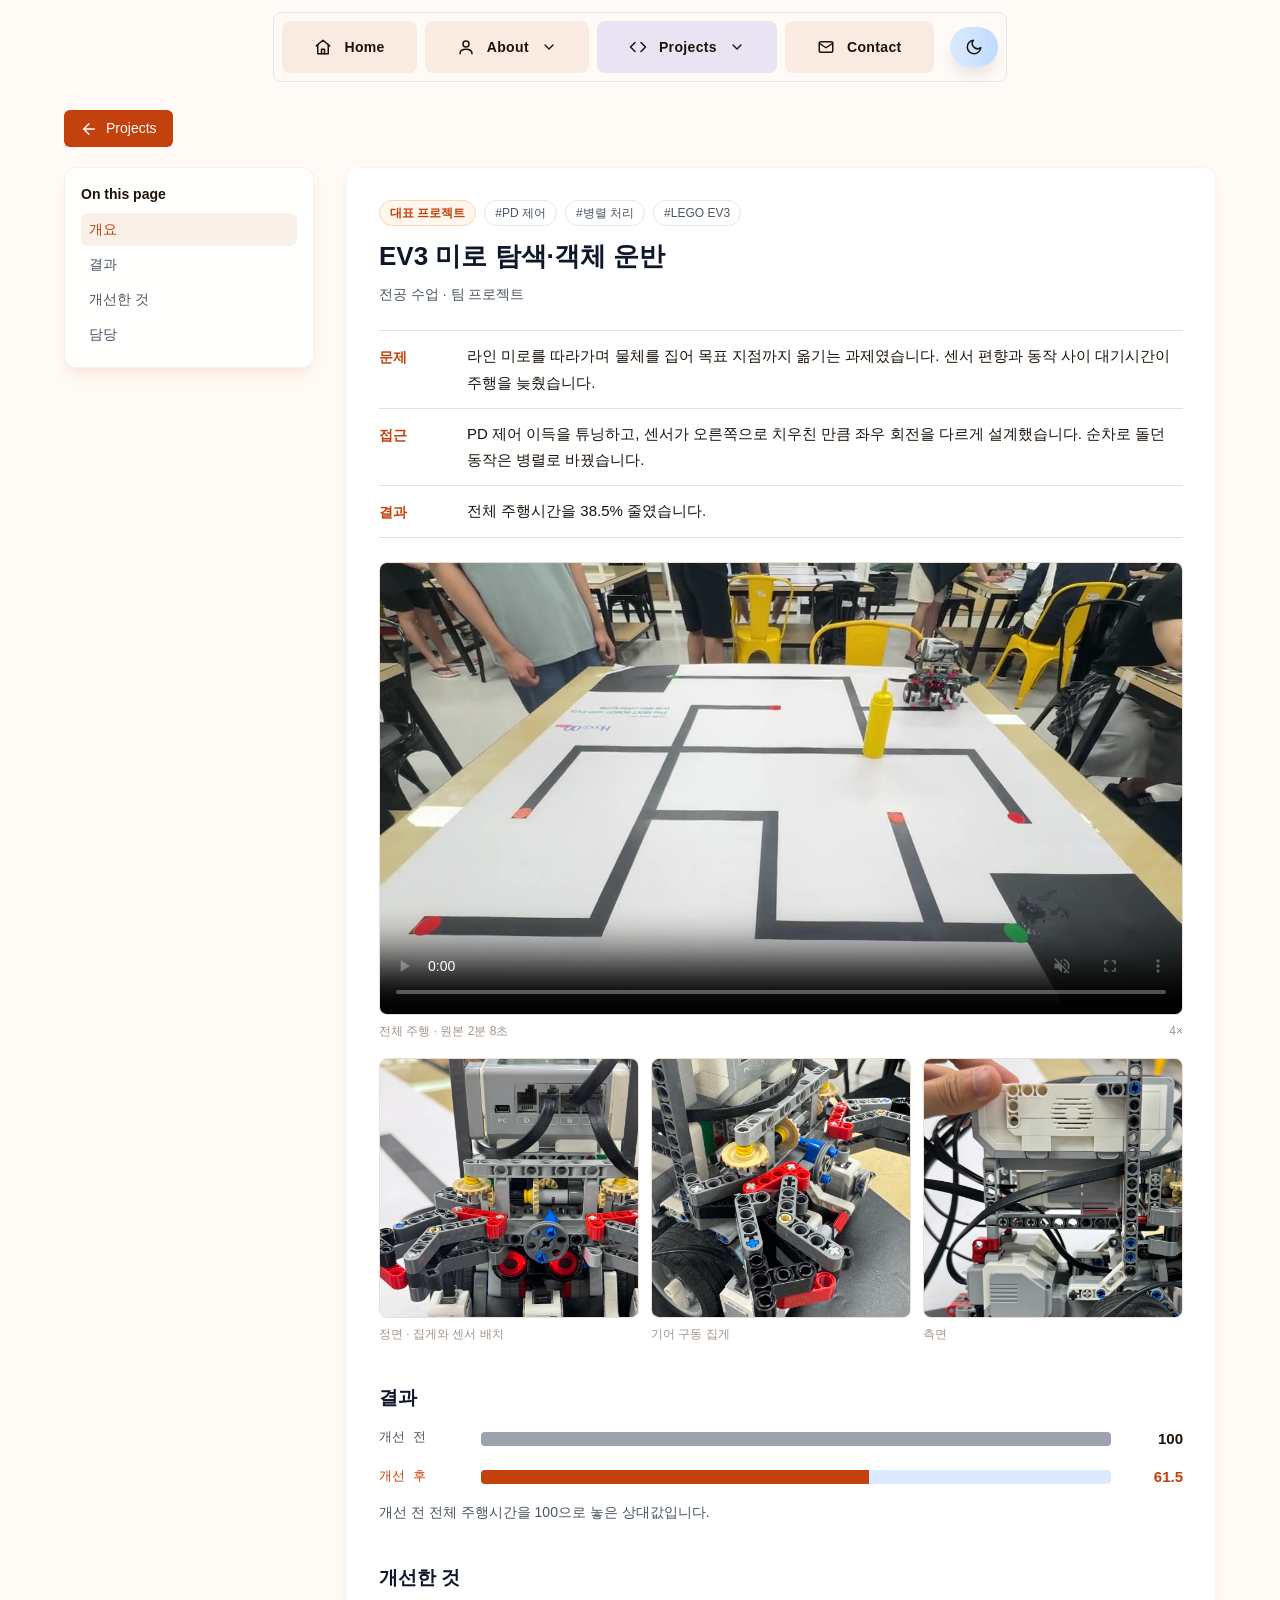
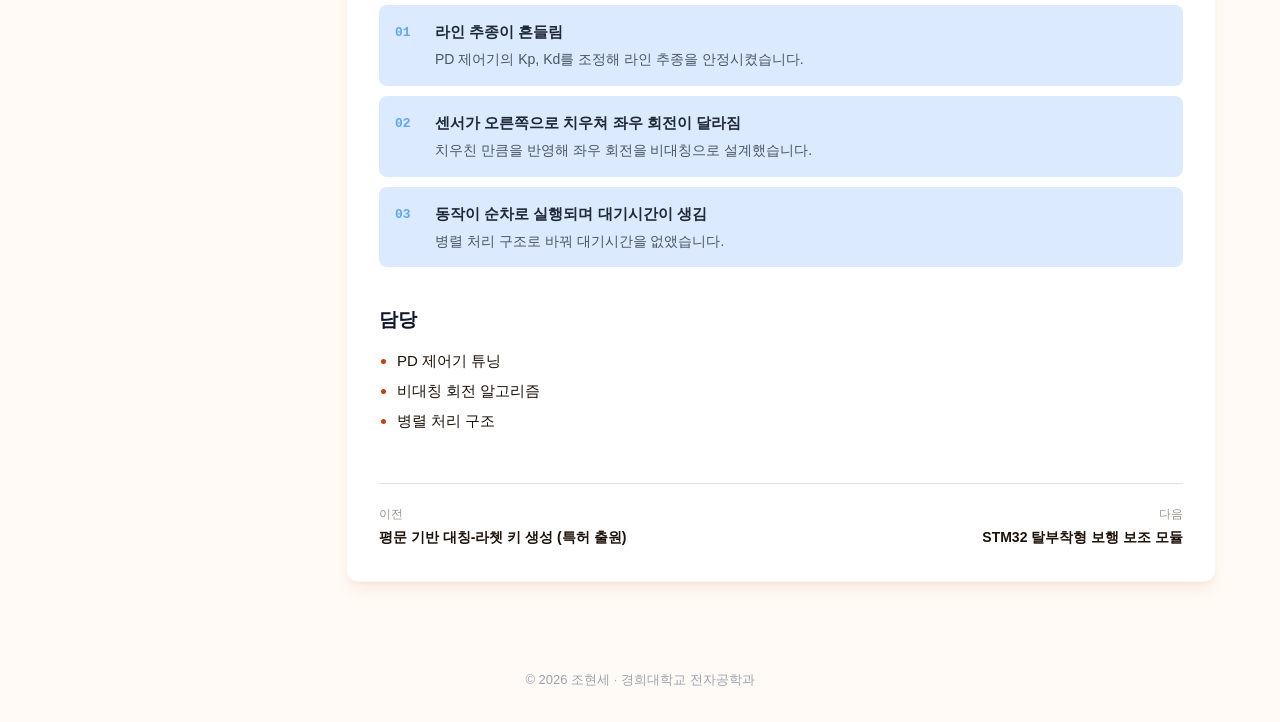
<file: projects/ev3.html>
<!doctype html>
<html lang="ko">
<head>
<meta charset="utf-8">
<meta name="viewport" content="width=device-width, initial-scale=1, viewport-fit=cover">
<title>EV3 미로 탐색·객체 운반 · 조현세</title>
<meta name="description" content="PD 제어 튜닝, 센서 편향을 반영한 비대칭 회전, 병렬 처리로 전체 주행시간을 38.5% 줄였습니다.">
<meta property="og:title" content="EV3 미로 탐색·객체 운반 · 조현세">
<meta property="og:description" content="PD 제어 튜닝, 센서 편향을 반영한 비대칭 회전, 병렬 처리로 전체 주행시간을 38.5% 줄였습니다.">
<meta property="og:image" content="https://hyuns-git.github.io/assets/media/ev3-card.jpg">
<meta property="og:type" content="website">
<meta name="theme-color" content="#fffaf5">
<script>try{var t=localStorage.getItem('theme');if(t==='dark'||t==='light')document.documentElement.setAttribute('data-theme',t);}catch(e){}</script>
<link rel="stylesheet" href="../assets/style.css">
</head>
<body>
<div class="nav-wrap">
<nav class="nav" aria-label="주요 메뉴">
<ul class="nav-items">
<li><a class="tile" href="../index.html"><svg class="i" viewBox="0 0 24 24" aria-hidden="true"><path d="M3 10.5 12 3l9 7.5"/><path d="M5 9.5V21h14V9.5"/><path d="M10 21v-6h4v6"/></svg><span class="lbl">Home</span></a></li>
<li class="dd"><button class="tile" type="button" aria-expanded="false"><svg class="i" viewBox="0 0 24 24" aria-hidden="true"><circle cx="12" cy="8" r="4"/><path d="M4 21c0-4 3.6-6 8-6s8 2 8 6"/></svg><span class="lbl">About</span><svg class="i chev" viewBox="0 0 24 24" aria-hidden="true"><path d="m6 9 6 6 6-6"/></svg></button>
<ul class="menu">
<li><a href="../resume.html">이력서</a></li>
<li><a href="../contact.html">연락처</a></li>
<li class="sep" role="separator"></li>
<li><a href="https://github.com/hyuns-git">GitHub ↗</a></li>
</ul></li>
<li class="dd"><button class="tile" type="button" aria-expanded="false" aria-current="page"><svg class="i" viewBox="0 0 24 24" aria-hidden="true"><path d="m16 18 6-6-6-6"/><path d="m8 6-6 6 6 6"/></svg><span class="lbl">Projects</span><svg class="i chev" viewBox="0 0 24 24" aria-hidden="true"><path d="m6 9 6 6 6-6"/></svg></button>
<ul class="menu">
<li><a href="../projects.html">전체 프로젝트</a></li>
<li class="sep" role="separator"></li>
<li><a href="../projects/go2-stair.html">사족보행 로봇 도그레그 계단 자율 주행</a></li><li><a href="../projects/balance-robot.html">2륜 자율 균형 로봇</a></li><li><a href="../projects/patent.html">평문 기반 대칭-라쳇 키 생성 (특허 출원)</a></li><li><a href="../projects/ev3.html">EV3 미로 탐색·객체 운반</a></li><li><a href="../projects/walking-assist.html">STM32 탈부착형 보행 보조 모듈</a></li><li><a href="../projects/edge-ai-trash.html">저전력 Edge AI 쓰레기 분류 시스템</a></li><li><a href="../projects/turret.html">AI 지상 감시·정밀 타격 시스템</a></li><li><a href="../projects/smart-irrigation.html">지능형 자동 관수 장치</a></li>
</ul></li>
<li><a class="tile" href="../contact.html"><svg class="i" viewBox="0 0 24 24" aria-hidden="true"><rect x="3" y="5" width="18" height="14" rx="2"/><path d="m3 7 9 6 9-6"/></svg><span class="lbl">Contact</span></a></li>
</ul>
<button class="theme" type="button" aria-label="다크 모드 전환"><svg class="i moon" viewBox="0 0 24 24" aria-hidden="true"><path d="M21 12.8A9 9 0 1 1 11.2 3a7 7 0 0 0 9.8 9.8z"/></svg><svg class="i sun" viewBox="0 0 24 24" aria-hidden="true"><circle cx="12" cy="12" r="4"/><path d="M12 2v2M12 20v2M4.9 4.9l1.4 1.4M17.7 17.7l1.4 1.4M2 12h2M20 12h2M4.9 19.1l1.4-1.4M17.7 6.3l1.4-1.4"/></svg></button>
</nav>
</div>
<main class="page">
<a class="back" href="../projects.html"><svg class="i" viewBox="0 0 24 24" aria-hidden="true"><path d="M19 12H5"/><path d="m12 19-7-7 7-7"/></svg>Projects</a>
<div class="art-wrap">
<aside class="toc" aria-label="목차"><b>On this page</b><ol><li><a href="#overview">개요</a></li><li><a href="#s1">결과</a></li><li><a href="#s2">개선한 것</a></li><li><a href="#s3">담당</a></li></ol></aside>
<article class="article">
<div id="overview" style="scroll-margin-top:120px">
<div class="pills"><span class="pill date">대표 프로젝트</span><span class="pill">#PD 제어</span><span class="pill">#병렬 처리</span><span class="pill">#LEGO EV3</span></div>
<h1>EV3 미로 탐색·객체 운반</h1>
<p class="sub">전공 수업 · 팀 프로젝트</p>
</div>
<dl class="summary"><div><dt>문제</dt><dd>라인 미로를 따라가며 물체를 집어 목표 지점까지 옮기는 과제였습니다. 센서 편향과 동작 사이 대기시간이 주행을 늦췄습니다.</dd></div><div><dt>접근</dt><dd>PD 제어 이득을 튜닝하고, 센서가 오른쪽으로 치우친 만큼 좌우 회전을 다르게 설계했습니다. 순차로 돌던 동작은 병렬로 바꿨습니다.</dd></div><div><dt>결과</dt><dd>전체 주행시간을 38.5% 줄였습니다.</dd></div></dl>
<figure class="media">
  <video src="../assets/media/ev3-run.mp4" poster="../assets/media/ev3-run.jpg" muted loop playsinline controls preload="metadata" aria-label="EV3 로봇이 라인 미로를 주행하며 노란 물체를 집어 목표 지점으로 옮기는 전체 주행 영상"></video>
  <figcaption class="cap"><span>전체 주행 · 원본 2분 8초</span><span>4×</span></figcaption>
</figure>
<div class="gallery">
<figure><img src="../assets/media/ev3-front.jpg" alt="EV3 로봇 정면. 기어로 움직이는 좌우 집게, 초음파 센서, 바닥을 보는 컬러 센서 3개" loading="lazy"><figcaption class="cap"><span>정면 · 집게와 센서 배치</span></figcaption></figure>
<figure><img src="../assets/media/ev3-gripper.jpg" alt="베벨 기어로 좌우 집게를 함께 여닫는 구동부" loading="lazy"><figcaption class="cap"><span>기어 구동 집게</span></figcaption></figure>
<figure><img src="../assets/media/ev3-side.jpg" alt="EV3 로봇 측면. 브릭, 구동 모터, 바퀴" loading="lazy"><figcaption class="cap"><span>측면</span></figcaption></figure>
</div>

<section id="s1">
<h2>결과</h2>
<div class="bars" role="img" aria-label="개선 전 주행시간을 100으로 놓았을 때 개선 후 61.5">
<div class="bar-row"><span class="mono">개선 전</span><div class="track"><div class="fill" style="width:100%"></div></div><span class="val">100</span></div>
<div class="bar-row best"><span class="mono">개선 후</span><div class="track"><div class="fill" style="width:61.5%"></div></div><span class="val">61.5</span></div>
</div>
<p class="note" style="margin-top:10px">개선 전 전체 주행시간을 100으로 놓은 상대값입니다.</p>
</section>

<section id="s2">
<h2>개선한 것</h2>
<ol class="log">
<li><span class="i">01</span><div><div class="p">라인 추종이 흔들림</div><div class="a">PD 제어기의 Kp, Kd를 조정해 라인 추종을 안정시켰습니다.</div></div></li>
<li><span class="i">02</span><div><div class="p">센서가 오른쪽으로 치우쳐 좌우 회전이 달라짐</div><div class="a">치우친 만큼을 반영해 좌우 회전을 비대칭으로 설계했습니다.</div></div></li>
<li><span class="i">03</span><div><div class="p">동작이 순차로 실행되며 대기시간이 생김</div><div class="a">병렬 처리 구조로 바꿔 대기시간을 없앴습니다.</div></div></li>
</ol>
</section>

<section id="s3">
<h2>담당</h2>
<ul class="role"><li>PD 제어기 튜닝</li><li>비대칭 회전 알고리즘</li><li>병렬 처리 구조</li></ul>
</section>

<nav class="pager" aria-label="다른 프로젝트"><a href="patent.html"><small>이전</small>평문 기반 대칭-라쳇 키 생성 (특허 출원)</a><a href="walking-assist.html" style="text-align:right"><small>다음</small>STM32 탈부착형 보행 보조 모듈</a></nav>
</article>
</div>
</main>
<footer class="foot">© 2026 조현세 · 경희대학교 전자공학과</footer>
<script src="../assets/site.js"></script>
</body>
</html>
</file>
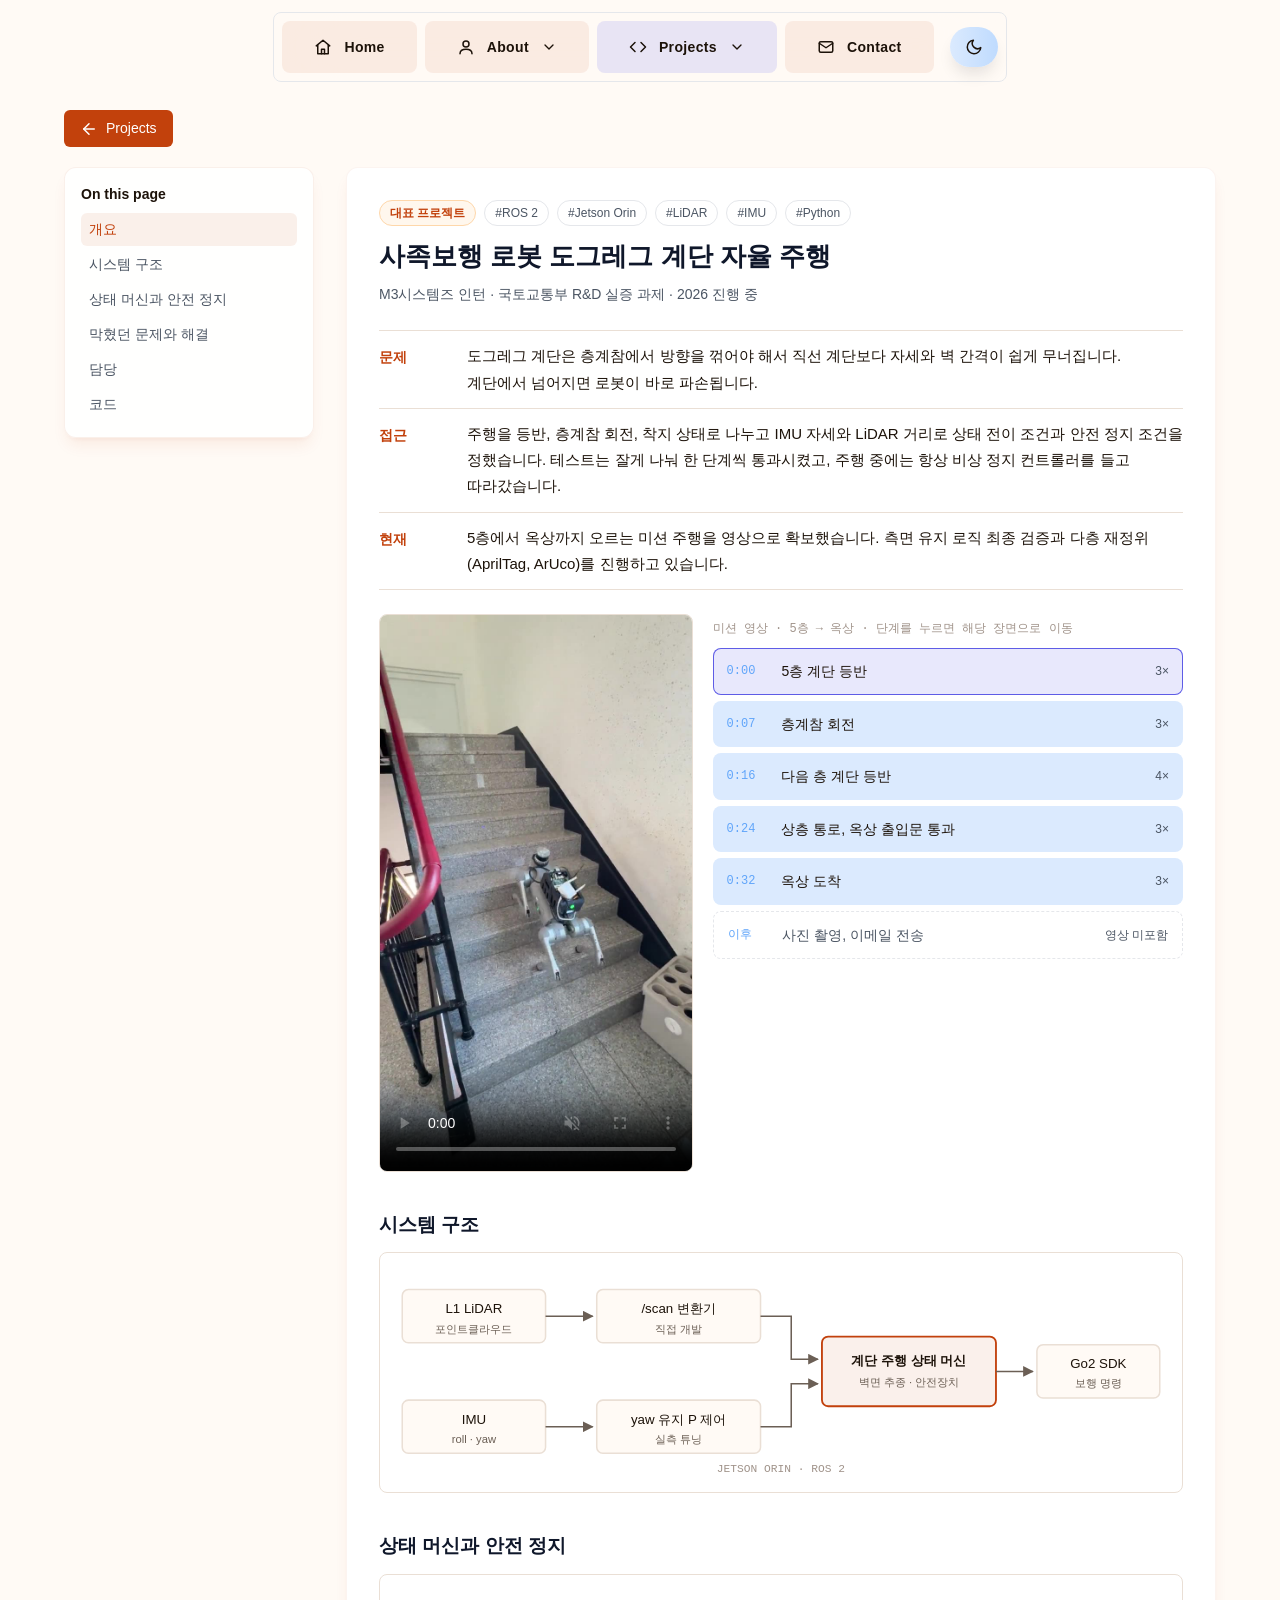
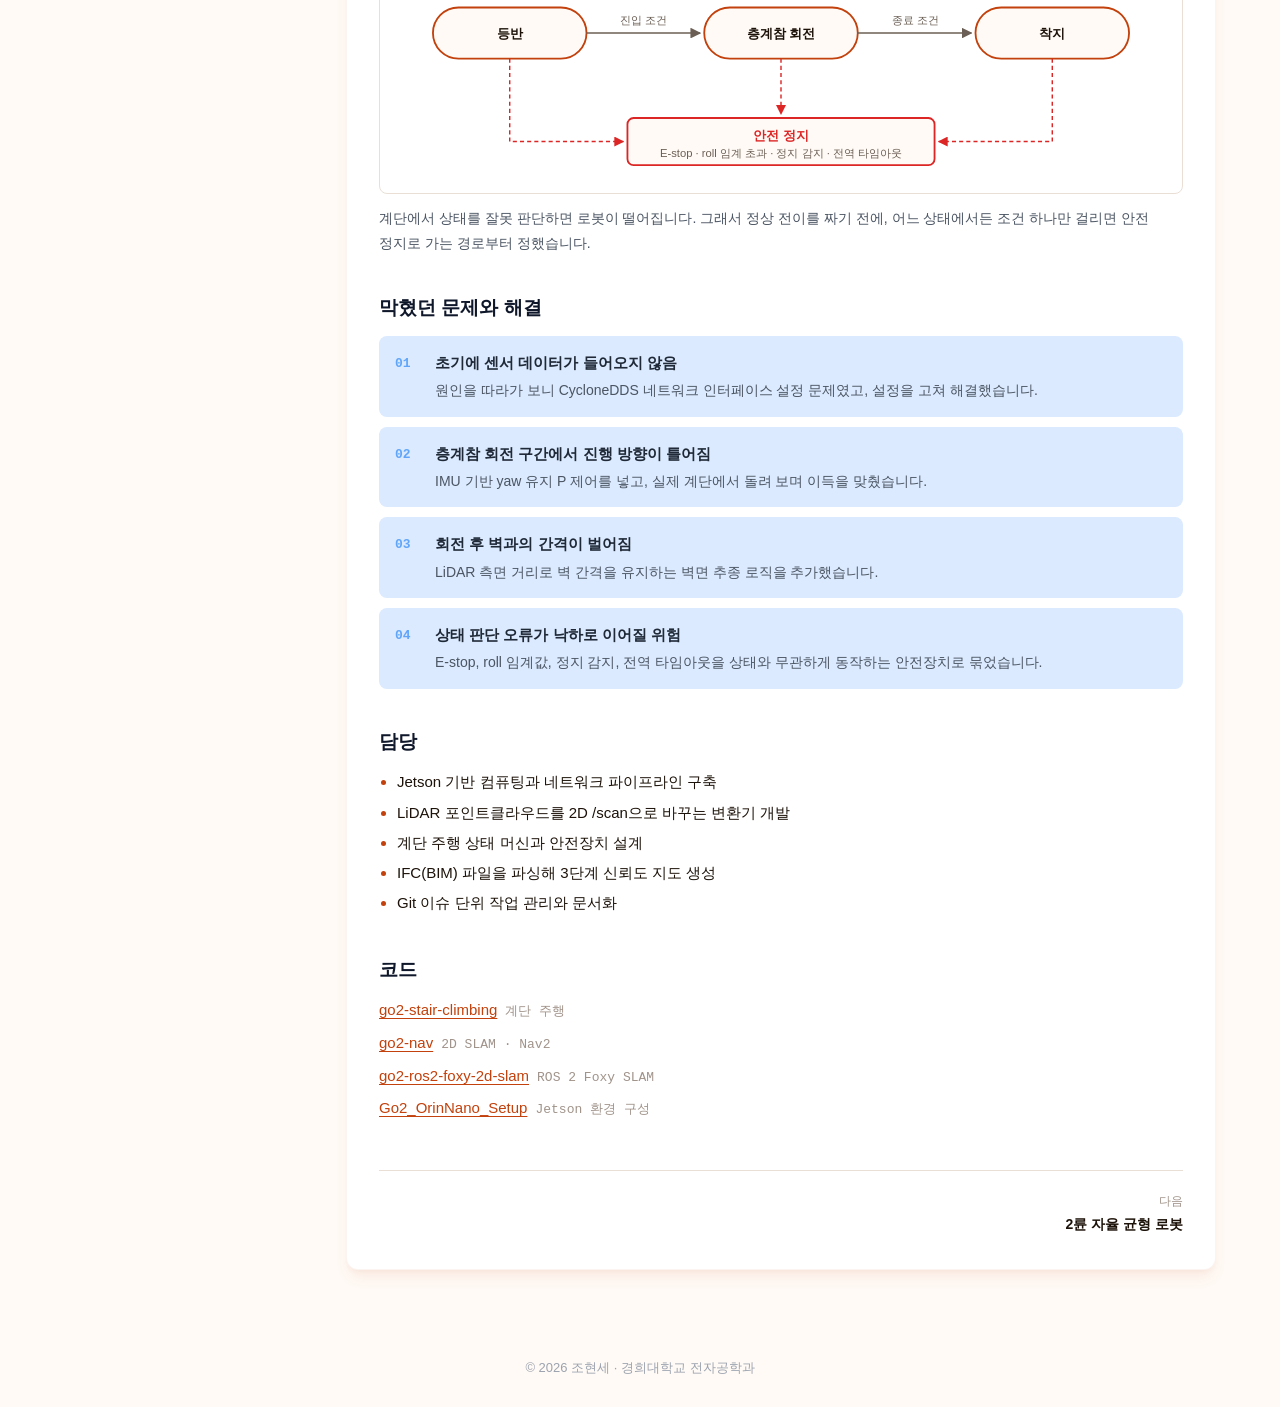
<file: projects/go2-stair.html>
<!doctype html>
<html lang="ko">
<head>
<meta charset="utf-8">
<meta name="viewport" content="width=device-width, initial-scale=1, viewport-fit=cover">
<title>사족보행 로봇 도그레그 계단 자율 주행 · 조현세</title>
<meta name="description" content="5층에서 옥상까지 계단을 올라 사진을 찍고 이메일로 보내는 실증 미션입니다. 계단 주행을 상태 3개와 안전 정지 조건 4개로 나눠 설계했습니다.">
<meta property="og:title" content="사족보행 로봇 도그레그 계단 자율 주행 · 조현세">
<meta property="og:description" content="5층에서 옥상까지 계단을 올라 사진을 찍고 이메일로 보내는 실증 미션입니다. 계단 주행을 상태 3개와 안전 정지 조건 4개로 나눠 설계했습니다.">
<meta property="og:image" content="https://hyuns-git.github.io/assets/media/go2-card.jpg">
<meta property="og:type" content="website">
<meta name="theme-color" content="#fffaf5">
<script>try{var t=localStorage.getItem('theme');if(t==='dark'||t==='light')document.documentElement.setAttribute('data-theme',t);}catch(e){}</script>
<link rel="stylesheet" href="../assets/style.css">
</head>
<body>
<div class="nav-wrap">
<nav class="nav" aria-label="주요 메뉴">
<ul class="nav-items">
<li><a class="tile" href="../index.html"><svg class="i" viewBox="0 0 24 24" aria-hidden="true"><path d="M3 10.5 12 3l9 7.5"/><path d="M5 9.5V21h14V9.5"/><path d="M10 21v-6h4v6"/></svg><span class="lbl">Home</span></a></li>
<li class="dd"><button class="tile" type="button" aria-expanded="false"><svg class="i" viewBox="0 0 24 24" aria-hidden="true"><circle cx="12" cy="8" r="4"/><path d="M4 21c0-4 3.6-6 8-6s8 2 8 6"/></svg><span class="lbl">About</span><svg class="i chev" viewBox="0 0 24 24" aria-hidden="true"><path d="m6 9 6 6 6-6"/></svg></button>
<ul class="menu">
<li><a href="../resume.html">이력서</a></li>
<li><a href="../contact.html">연락처</a></li>
<li class="sep" role="separator"></li>
<li><a href="https://github.com/hyuns-git">GitHub ↗</a></li>
</ul></li>
<li class="dd"><button class="tile" type="button" aria-expanded="false" aria-current="page"><svg class="i" viewBox="0 0 24 24" aria-hidden="true"><path d="m16 18 6-6-6-6"/><path d="m8 6-6 6 6 6"/></svg><span class="lbl">Projects</span><svg class="i chev" viewBox="0 0 24 24" aria-hidden="true"><path d="m6 9 6 6 6-6"/></svg></button>
<ul class="menu">
<li><a href="../projects.html">전체 프로젝트</a></li>
<li class="sep" role="separator"></li>
<li><a href="../projects/go2-stair.html">사족보행 로봇 도그레그 계단 자율 주행</a></li><li><a href="../projects/balance-robot.html">2륜 자율 균형 로봇</a></li><li><a href="../projects/patent.html">평문 기반 대칭-라쳇 키 생성 (특허 출원)</a></li><li><a href="../projects/ev3.html">EV3 미로 탐색·객체 운반</a></li><li><a href="../projects/walking-assist.html">STM32 탈부착형 보행 보조 모듈</a></li><li><a href="../projects/edge-ai-trash.html">저전력 Edge AI 쓰레기 분류 시스템</a></li><li><a href="../projects/turret.html">AI 지상 감시·정밀 타격 시스템</a></li><li><a href="../projects/smart-irrigation.html">지능형 자동 관수 장치</a></li>
</ul></li>
<li><a class="tile" href="../contact.html"><svg class="i" viewBox="0 0 24 24" aria-hidden="true"><rect x="3" y="5" width="18" height="14" rx="2"/><path d="m3 7 9 6 9-6"/></svg><span class="lbl">Contact</span></a></li>
</ul>
<button class="theme" type="button" aria-label="다크 모드 전환"><svg class="i moon" viewBox="0 0 24 24" aria-hidden="true"><path d="M21 12.8A9 9 0 1 1 11.2 3a7 7 0 0 0 9.8 9.8z"/></svg><svg class="i sun" viewBox="0 0 24 24" aria-hidden="true"><circle cx="12" cy="12" r="4"/><path d="M12 2v2M12 20v2M4.9 4.9l1.4 1.4M17.7 17.7l1.4 1.4M2 12h2M20 12h2M4.9 19.1l1.4-1.4M17.7 6.3l1.4-1.4"/></svg></button>
</nav>
</div>
<main class="page">
<a class="back" href="../projects.html"><svg class="i" viewBox="0 0 24 24" aria-hidden="true"><path d="M19 12H5"/><path d="m12 19-7-7 7-7"/></svg>Projects</a>
<div class="art-wrap">
<aside class="toc" aria-label="목차"><b>On this page</b><ol><li><a href="#overview">개요</a></li><li><a href="#s1">시스템 구조</a></li><li><a href="#s2">상태 머신과 안전 정지</a></li><li><a href="#s3">막혔던 문제와 해결</a></li><li><a href="#s4">담당</a></li><li><a href="#s5">코드</a></li></ol></aside>
<article class="article">
<div id="overview" style="scroll-margin-top:120px">
<div class="pills"><span class="pill date">대표 프로젝트</span><span class="pill">#ROS 2</span><span class="pill">#Jetson Orin</span><span class="pill">#LiDAR</span><span class="pill">#IMU</span><span class="pill">#Python</span></div>
<h1>사족보행 로봇 도그레그 계단 자율 주행</h1>
<p class="sub">M3시스템즈 인턴 · 국토교통부 R&amp;D 실증 과제 · 2026 진행 중</p>
</div>
<dl class="summary"><div><dt>문제</dt><dd>도그레그 계단은 층계참에서 방향을 꺾어야 해서 직선 계단보다 자세와 벽 간격이 쉽게 무너집니다. 계단에서 넘어지면 로봇이 바로 파손됩니다.</dd></div><div><dt>접근</dt><dd>주행을 등반, 층계참 회전, 착지 상태로 나누고 IMU 자세와 LiDAR 거리로 상태 전이 조건과 안전 정지 조건을 정했습니다. 테스트는 잘게 나눠 한 단계씩 통과시켰고, 주행 중에는 항상 비상 정지 컨트롤러를 들고 따라갔습니다.</dd></div><div><dt>현재</dt><dd>5층에서 옥상까지 오르는 미션 주행을 영상으로 확보했습니다. 측면 유지 로직 최종 검증과 다층 재정위(AprilTag, ArUco)를 진행하고 있습니다.</dd></div></dl>
<div class="mission">
  <video id="mVid" src="../assets/media/go2-mission.mp4" poster="../assets/media/go2-mission.jpg" autoplay muted loop playsinline controls preload="metadata" aria-label="사족보행 로봇이 5층에서 계단을 올라 옥상 출입문을 지나 옥상에 도착하는 미션 영상"></video>
  <div>
    <span class="mono" style="color:var(--faint)">미션 영상 · 5층 → 옥상 · 단계를 누르면 해당 장면으로 이동</span>
    <ol class="steps">
      <li><button type="button" data-t="0"><span class="tc">0:00</span><span>5층 계단 등반</span><span class="sp">3×</span></button></li>
      <li><button type="button" data-t="7"><span class="tc">0:07</span><span>층계참 회전</span><span class="sp">3×</span></button></li>
      <li><button type="button" data-t="16"><span class="tc">0:16</span><span>다음 층 계단 등반</span><span class="sp">4×</span></button></li>
      <li><button type="button" data-t="24"><span class="tc">0:24</span><span>상층 통로, 옥상 출입문 통과</span><span class="sp">3×</span></button></li>
      <li><button type="button" data-t="32"><span class="tc">0:32</span><span>옥상 도착</span><span class="sp">3×</span></button></li>
      <li class="off"><div><span class="tc">이후</span><span>사진 촬영, 이메일 전송</span><span class="sp">영상 미포함</span></div></li>
    </ol>
  </div>
</div>

<section id="s1">
<h2>시스템 구조</h2>
<div class="diagram" role="img" aria-label="LiDAR 포인트클라우드가 /scan 변환기를 거쳐 상태 머신으로, IMU가 yaw 유지 제어로 들어가고, 상태 머신이 Go2 SDK로 보행 명령을 보내는 구조">
<svg viewBox="0 0 760 210" xmlns="http://www.w3.org/2000/svg" font-family="-apple-system, Segoe UI, Apple SD Gothic Neo, Malgun Gothic, sans-serif" font-size="13">
<defs><marker id="ar" viewBox="0 0 10 10" refX="9" refY="5" markerWidth="7" markerHeight="7" orient="auto"><path d="M0,0L10,5L0,10z" fill="var(--ink-2)"/></marker></defs>
<g fill="var(--bg)" stroke="var(--rule)" stroke-width="1.5">
<rect x="10" y="24" width="140" height="52" rx="6"/><rect x="10" y="132" width="140" height="52" rx="6"/>
<rect x="200" y="24" width="160" height="52" rx="6"/><rect x="200" y="132" width="160" height="52" rx="6"/>
<rect x="630" y="78" width="120" height="52" rx="6"/></g>
<rect x="420" y="70" width="170" height="68" rx="6" fill="var(--laser-dim)" stroke="var(--laser)" stroke-width="1.8"/>
<g fill="var(--ink)" text-anchor="middle">
<text x="80" y="47">L1 LiDAR</text><text x="80" y="66" fill="var(--ink-2)" font-size="11">포인트클라우드</text>
<text x="80" y="155">IMU</text><text x="80" y="174" fill="var(--ink-2)" font-size="11">roll · yaw</text>
<text x="280" y="47">/scan 변환기</text><text x="280" y="66" fill="var(--ink-2)" font-size="11">직접 개발</text>
<text x="280" y="155">yaw 유지 P 제어</text><text x="280" y="174" fill="var(--ink-2)" font-size="11">실측 튜닝</text>
<text x="505" y="98" font-weight="700">계단 주행 상태 머신</text><text x="505" y="118" fill="var(--ink-2)" font-size="11">벽면 추종 · 안전장치</text>
<text x="690" y="101">Go2 SDK</text><text x="690" y="119" fill="var(--ink-2)" font-size="11">보행 명령</text></g>
<g stroke="var(--ink-2)" stroke-width="1.5" fill="none" marker-end="url(#ar)">
<path d="M150 50H196"/><path d="M150 158H196"/><path d="M360 50H390V92H416"/><path d="M360 158H390V116H416"/><path d="M590 104H626"/></g>
<text x="380" y="202" fill="var(--ink-3)" font-size="11" text-anchor="middle" font-family="ui-monospace, Menlo, Consolas, monospace">JETSON ORIN · ROS 2</text>
</svg></div>
</section>

<section id="s2">
<h2>상태 머신과 안전 정지</h2>
<div class="diagram" role="img" aria-label="등반, 층계참 회전, 착지 세 상태가 순서대로 전이되고, 어느 상태에서든 E-stop, roll 임계 초과, 정지 감지, 전역 타임아웃이 걸리면 안전 정지로 전이">
<svg viewBox="0 0 760 190" xmlns="http://www.w3.org/2000/svg" font-family="-apple-system, Segoe UI, Apple SD Gothic Neo, Malgun Gothic, sans-serif" font-size="13">
<defs><marker id="ar2" viewBox="0 0 10 10" refX="9" refY="5" markerWidth="7" markerHeight="7" orient="auto"><path d="M0,0L10,5L0,10z" fill="var(--ink-2)"/></marker><marker id="ar3" viewBox="0 0 10 10" refX="9" refY="5" markerWidth="7" markerHeight="7" orient="auto"><path d="M0,0L10,5L0,10z" fill="var(--warn)"/></marker></defs>
<g fill="var(--bg)" stroke="var(--laser)" stroke-width="1.8">
<rect x="40" y="20" width="150" height="50" rx="25"/><rect x="305" y="20" width="150" height="50" rx="25"/><rect x="570" y="20" width="150" height="50" rx="25"/></g>
<rect x="230" y="128" width="300" height="46" rx="6" fill="var(--bg)" stroke="var(--warn)" stroke-width="1.8"/>
<g fill="var(--ink)" text-anchor="middle" font-weight="700"><text x="115" y="50">등반</text><text x="380" y="50">층계참 회전</text><text x="645" y="50">착지</text></g>
<text x="380" y="149" text-anchor="middle" fill="var(--warn)" font-weight="700">안전 정지</text>
<text x="380" y="166" text-anchor="middle" fill="var(--ink-2)" font-size="11">E-stop · roll 임계 초과 · 정지 감지 · 전역 타임아웃</text>
<g stroke="var(--ink-2)" stroke-width="1.5" fill="none" marker-end="url(#ar2)"><path d="M190 45H301"/><path d="M455 45H566"/></g>
<g fill="var(--ink-2)" font-size="11" text-anchor="middle"><text x="246" y="36">진입 조건</text><text x="511" y="36">종료 조건</text></g>
<g stroke="var(--warn)" stroke-width="1.4" fill="none" stroke-dasharray="4 3" marker-end="url(#ar3)"><path d="M115 70V151H226"/><path d="M380 70V124"/><path d="M645 70V151H534"/></g>
</svg></div>
<p class="note" style="margin-top:12px">계단에서 상태를 잘못 판단하면 로봇이 떨어집니다. 그래서 정상 전이를 짜기 전에, 어느 상태에서든 조건 하나만 걸리면 안전 정지로 가는 경로부터 정했습니다.</p>
</section>

<section id="s3">
<h2>막혔던 문제와 해결</h2>
<ol class="log">
<li><span class="i">01</span><div><div class="p">초기에 센서 데이터가 들어오지 않음</div><div class="a">원인을 따라가 보니 CycloneDDS 네트워크 인터페이스 설정 문제였고, 설정을 고쳐 해결했습니다.</div></div></li>
<li><span class="i">02</span><div><div class="p">층계참 회전 구간에서 진행 방향이 틀어짐</div><div class="a">IMU 기반 yaw 유지 P 제어를 넣고, 실제 계단에서 돌려 보며 이득을 맞췄습니다.</div></div></li>
<li><span class="i">03</span><div><div class="p">회전 후 벽과의 간격이 벌어짐</div><div class="a">LiDAR 측면 거리로 벽 간격을 유지하는 벽면 추종 로직을 추가했습니다.</div></div></li>
<li><span class="i">04</span><div><div class="p">상태 판단 오류가 낙하로 이어질 위험</div><div class="a">E-stop, roll 임계값, 정지 감지, 전역 타임아웃을 상태와 무관하게 동작하는 안전장치로 묶었습니다.</div></div></li>
</ol>
</section>

<section id="s4">
<h2>담당</h2>
<ul class="role">
<li>Jetson 기반 컴퓨팅과 네트워크 파이프라인 구축</li>
<li>LiDAR 포인트클라우드를 2D /scan으로 바꾸는 변환기 개발</li>
<li>계단 주행 상태 머신과 안전장치 설계</li>
<li>IFC(BIM) 파일을 파싱해 3단계 신뢰도 지도 생성</li>
<li>Git 이슈 단위 작업 관리와 문서화</li>
</ul>
</section>

<section id="s5">
<h2>코드</h2>
<ul class="links">
<li><a href="https://github.com/hyuns-git/go2-stair-climbing">go2-stair-climbing</a><span class="mono">계단 주행</span></li>
<li><a href="https://github.com/hyuns-git/go2-nav">go2-nav</a><span class="mono">2D SLAM · Nav2</span></li>
<li><a href="https://github.com/hyuns-git/go2-ros2-foxy-2d-slam">go2-ros2-foxy-2d-slam</a><span class="mono">ROS 2 Foxy SLAM</span></li>
<li><a href="https://github.com/hyuns-git/Go2_OrinNano_Setup">Go2_OrinNano_Setup</a><span class="mono">Jetson 환경 구성</span></li>
</ul>
</section>

<nav class="pager" aria-label="다른 프로젝트"><span></span><a href="balance-robot.html" style="text-align:right"><small>다음</small>2륜 자율 균형 로봇</a></nav>
</article>
</div>
</main>
<footer class="foot">© 2026 조현세 · 경희대학교 전자공학과</footer>
<script src="../assets/site.js"></script>
</body>
</html>
</file>
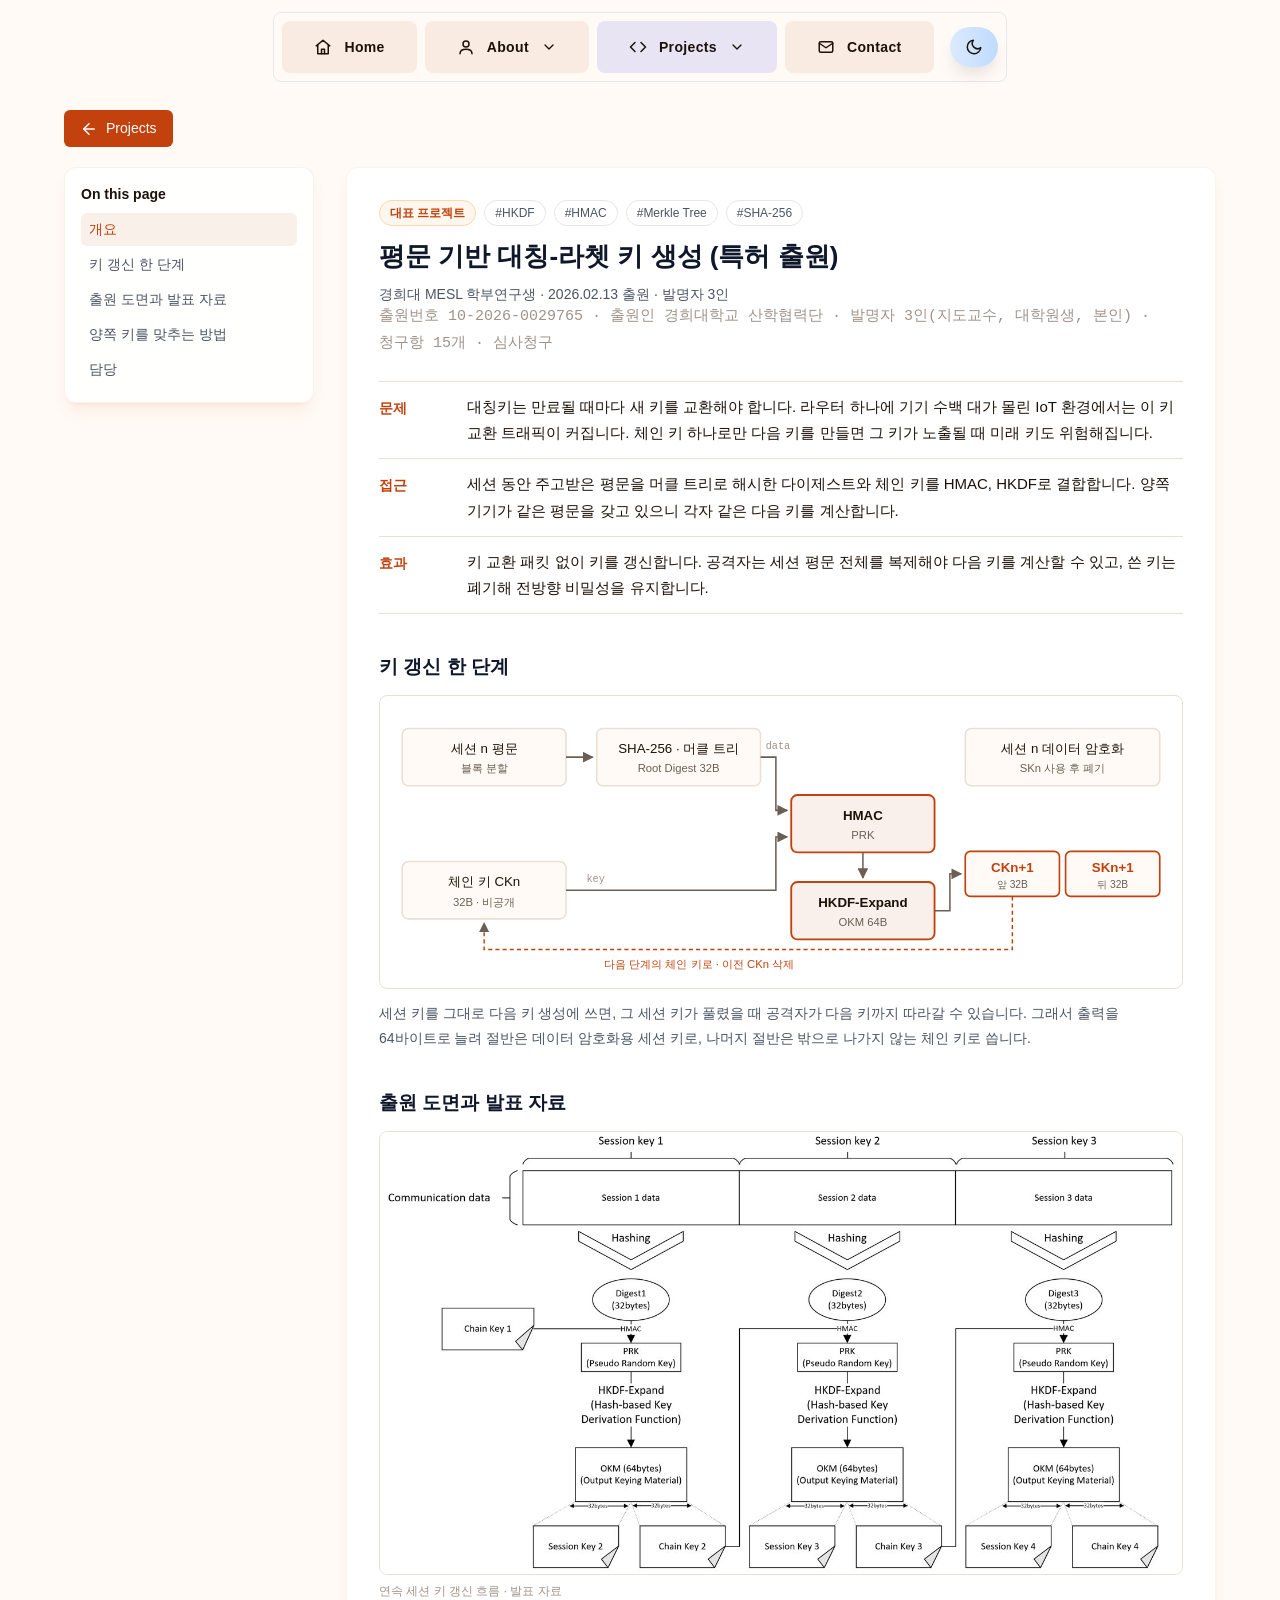
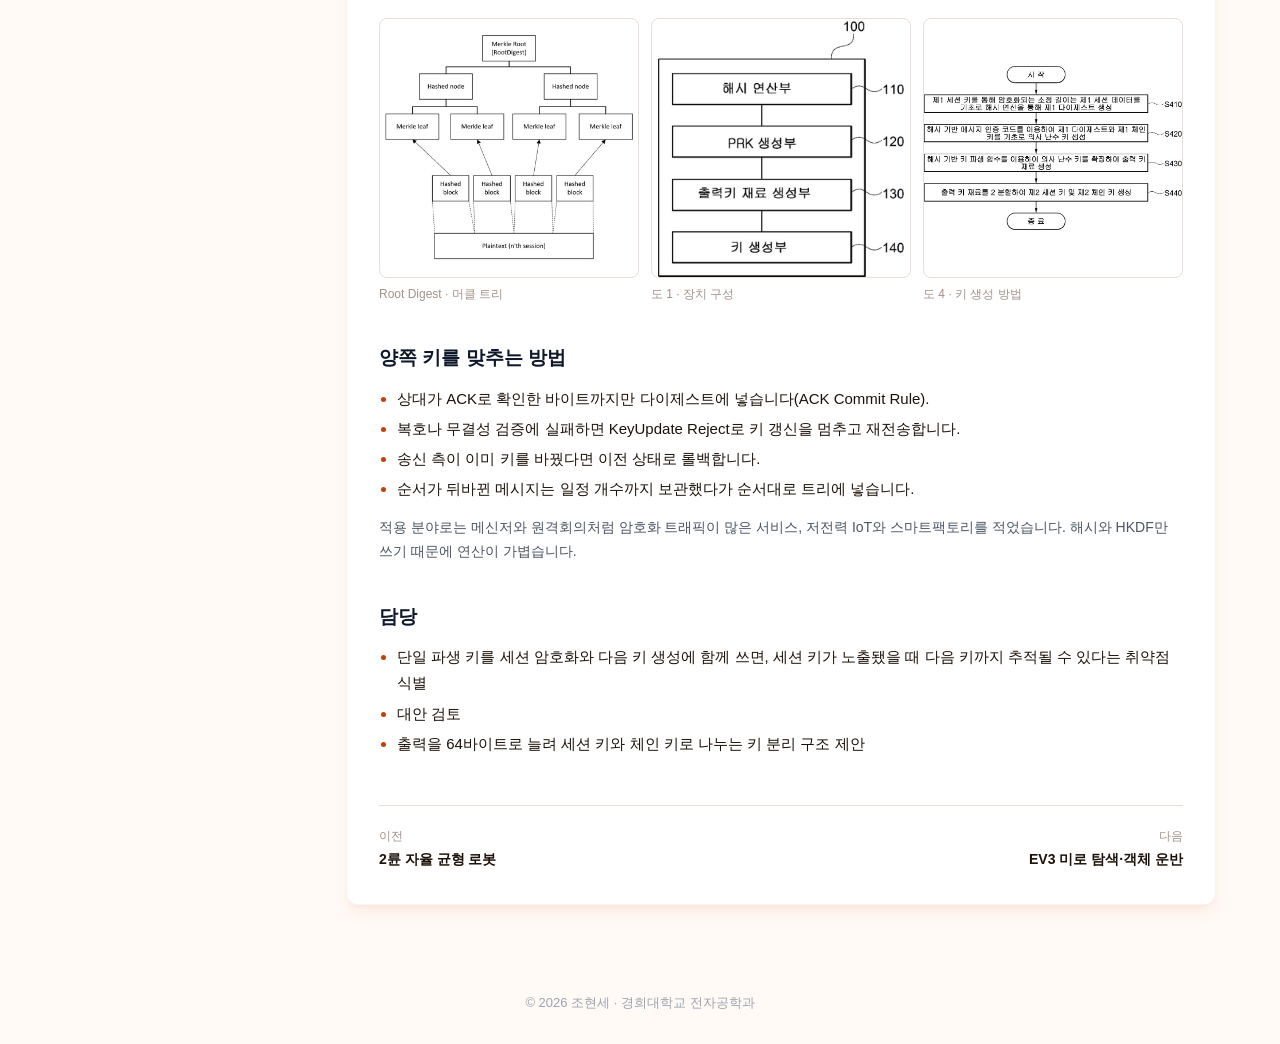
<file: projects/patent.html>
<!doctype html>
<html lang="ko">
<head>
<meta charset="utf-8">
<meta name="viewport" content="width=device-width, initial-scale=1, viewport-fit=cover">
<title>평문 기반 대칭-라쳇 키 생성 (특허 출원) · 조현세</title>
<meta name="description" content="세션 동안 주고받은 평문의 다이제스트와 체인 키로 다음 키를 만들어, 키 교환 패킷 없이 양쪽 키를 갱신하는 구조입니다.">
<meta property="og:title" content="평문 기반 대칭-라쳇 키 생성 (특허 출원) · 조현세">
<meta property="og:description" content="세션 동안 주고받은 평문의 다이제스트와 체인 키로 다음 키를 만들어, 키 교환 패킷 없이 양쪽 키를 갱신하는 구조입니다.">
<meta property="og:image" content="https://hyuns-git.github.io/assets/media/pat-chain.jpg">
<meta property="og:type" content="website">
<meta name="theme-color" content="#fffaf5">
<script>try{var t=localStorage.getItem('theme');if(t==='dark'||t==='light')document.documentElement.setAttribute('data-theme',t);}catch(e){}</script>
<link rel="stylesheet" href="../assets/style.css">
</head>
<body>
<div class="nav-wrap">
<nav class="nav" aria-label="주요 메뉴">
<ul class="nav-items">
<li><a class="tile" href="../index.html"><svg class="i" viewBox="0 0 24 24" aria-hidden="true"><path d="M3 10.5 12 3l9 7.5"/><path d="M5 9.5V21h14V9.5"/><path d="M10 21v-6h4v6"/></svg><span class="lbl">Home</span></a></li>
<li class="dd"><button class="tile" type="button" aria-expanded="false"><svg class="i" viewBox="0 0 24 24" aria-hidden="true"><circle cx="12" cy="8" r="4"/><path d="M4 21c0-4 3.6-6 8-6s8 2 8 6"/></svg><span class="lbl">About</span><svg class="i chev" viewBox="0 0 24 24" aria-hidden="true"><path d="m6 9 6 6 6-6"/></svg></button>
<ul class="menu">
<li><a href="../resume.html">이력서</a></li>
<li><a href="../contact.html">연락처</a></li>
<li class="sep" role="separator"></li>
<li><a href="https://github.com/hyuns-git">GitHub ↗</a></li>
</ul></li>
<li class="dd"><button class="tile" type="button" aria-expanded="false" aria-current="page"><svg class="i" viewBox="0 0 24 24" aria-hidden="true"><path d="m16 18 6-6-6-6"/><path d="m8 6-6 6 6 6"/></svg><span class="lbl">Projects</span><svg class="i chev" viewBox="0 0 24 24" aria-hidden="true"><path d="m6 9 6 6 6-6"/></svg></button>
<ul class="menu">
<li><a href="../projects.html">전체 프로젝트</a></li>
<li class="sep" role="separator"></li>
<li><a href="../projects/go2-stair.html">사족보행 로봇 도그레그 계단 자율 주행</a></li><li><a href="../projects/balance-robot.html">2륜 자율 균형 로봇</a></li><li><a href="../projects/patent.html">평문 기반 대칭-라쳇 키 생성 (특허 출원)</a></li><li><a href="../projects/ev3.html">EV3 미로 탐색·객체 운반</a></li><li><a href="../projects/walking-assist.html">STM32 탈부착형 보행 보조 모듈</a></li><li><a href="../projects/edge-ai-trash.html">저전력 Edge AI 쓰레기 분류 시스템</a></li><li><a href="../projects/turret.html">AI 지상 감시·정밀 타격 시스템</a></li><li><a href="../projects/smart-irrigation.html">지능형 자동 관수 장치</a></li>
</ul></li>
<li><a class="tile" href="../contact.html"><svg class="i" viewBox="0 0 24 24" aria-hidden="true"><rect x="3" y="5" width="18" height="14" rx="2"/><path d="m3 7 9 6 9-6"/></svg><span class="lbl">Contact</span></a></li>
</ul>
<button class="theme" type="button" aria-label="다크 모드 전환"><svg class="i moon" viewBox="0 0 24 24" aria-hidden="true"><path d="M21 12.8A9 9 0 1 1 11.2 3a7 7 0 0 0 9.8 9.8z"/></svg><svg class="i sun" viewBox="0 0 24 24" aria-hidden="true"><circle cx="12" cy="12" r="4"/><path d="M12 2v2M12 20v2M4.9 4.9l1.4 1.4M17.7 17.7l1.4 1.4M2 12h2M20 12h2M4.9 19.1l1.4-1.4M17.7 6.3l1.4-1.4"/></svg></button>
</nav>
</div>
<main class="page">
<a class="back" href="../projects.html"><svg class="i" viewBox="0 0 24 24" aria-hidden="true"><path d="M19 12H5"/><path d="m12 19-7-7 7-7"/></svg>Projects</a>
<div class="art-wrap">
<aside class="toc" aria-label="목차"><b>On this page</b><ol><li><a href="#overview">개요</a></li><li><a href="#s1">키 갱신 한 단계</a></li><li><a href="#s2">출원 도면과 발표 자료</a></li><li><a href="#s3">양쪽 키를 맞추는 방법</a></li><li><a href="#s4">담당</a></li></ol></aside>
<article class="article">
<div id="overview" style="scroll-margin-top:120px">
<div class="pills"><span class="pill date">대표 프로젝트</span><span class="pill">#HKDF</span><span class="pill">#HMAC</span><span class="pill">#Merkle Tree</span><span class="pill">#SHA-256</span></div>
<h1>평문 기반 대칭-라쳇 키 생성 (특허 출원)</h1>
<p class="sub">경희대 MESL 학부연구생 · 2026.02.13 출원 · 발명자 3인</p>
</div>
<p class="mono" style="color:var(--faint);margin-top:-14px">출원번호 10-2026-0029765 · 출원인 경희대학교 산학협력단 · 발명자 3인(지도교수, 대학원생, 본인) · 청구항 15개 · 심사청구</p>
<dl class="summary"><div><dt>문제</dt><dd>대칭키는 만료될 때마다 새 키를 교환해야 합니다. 라우터 하나에 기기 수백 대가 몰린 IoT 환경에서는 이 키 교환 트래픽이 커집니다. 체인 키 하나로만 다음 키를 만들면 그 키가 노출될 때 미래 키도 위험해집니다.</dd></div><div><dt>접근</dt><dd>세션 동안 주고받은 평문을 머클 트리로 해시한 다이제스트와 체인 키를 HMAC, HKDF로 결합합니다. 양쪽 기기가 같은 평문을 갖고 있으니 각자 같은 다음 키를 계산합니다.</dd></div><div><dt>효과</dt><dd>키 교환 패킷 없이 키를 갱신합니다. 공격자는 세션 평문 전체를 복제해야 다음 키를 계산할 수 있고, 쓴 키는 폐기해 전방향 비밀성을 유지합니다.</dd></div></dl>
<section id="s1">
<h2>키 갱신 한 단계</h2>
<div class="diagram" role="img" aria-label="세션 n 평문을 블록으로 나눠 SHA-256 해시 후 머클 트리로 32바이트 루트 다이제스트를 만든다. 체인 키 CKn을 키로, 다이제스트를 데이터로 HMAC을 계산해 PRK를 얻고, HKDF-Expand로 64바이트 OKM을 만든 뒤 앞 32바이트는 다음 체인 키, 뒤 32바이트는 다음 세션 키로 나눈다">
<svg viewBox="0 0 760 262" xmlns="http://www.w3.org/2000/svg" font-family="-apple-system, Segoe UI, Apple SD Gothic Neo, Malgun Gothic, sans-serif" font-size="13">
<defs><marker id="pa" viewBox="0 0 10 10" refX="9" refY="5" markerWidth="7" markerHeight="7" orient="auto"><path d="M0,0L10,5L0,10z" fill="var(--ink-2)"/></marker></defs>
<g fill="var(--bg)" stroke="var(--rule)" stroke-width="1.5"><rect x="10" y="20" width="160" height="56" rx="6"/><rect x="200" y="20" width="160" height="56" rx="6"/><rect x="10" y="150" width="160" height="56" rx="6"/><rect x="560" y="20" width="190" height="56" rx="6"/></g>
<rect x="390" y="85" width="140" height="56" rx="6" fill="var(--laser-dim)" stroke="var(--laser)" stroke-width="1.8"/>
<rect x="390" y="170" width="140" height="56" rx="6" fill="var(--laser-dim)" stroke="var(--laser)" stroke-width="1.8"/>
<g fill="var(--bg)" stroke="var(--laser)" stroke-width="1.6"><rect x="560" y="140" width="92" height="44" rx="5"/><rect x="658" y="140" width="92" height="44" rx="5"/></g>
<g fill="var(--ink)" text-anchor="middle">
<text x="90" y="44">세션 n 평문</text><text x="90" y="63" fill="var(--ink-2)" font-size="11">블록 분할</text>
<text x="280" y="44">SHA-256 · 머클 트리</text><text x="280" y="63" fill="var(--ink-2)" font-size="11">Root Digest 32B</text>
<text x="90" y="174">체인 키 CKn</text><text x="90" y="193" fill="var(--ink-2)" font-size="11">32B · 비공개</text>
<text x="460" y="109" font-weight="700">HMAC</text><text x="460" y="128" fill="var(--ink-2)" font-size="11">PRK</text>
<text x="460" y="194" font-weight="700">HKDF-Expand</text><text x="460" y="213" fill="var(--ink-2)" font-size="11">OKM 64B</text>
<text x="655" y="44">세션 n 데이터 암호화</text><text x="655" y="63" fill="var(--ink-2)" font-size="11">SKn 사용 후 폐기</text>
<text x="606" y="160" font-weight="700" fill="var(--laser)">CKn+1</text><text x="606" y="176" fill="var(--ink-2)" font-size="10">앞 32B</text>
<text x="704" y="160" font-weight="700" fill="var(--laser)">SKn+1</text><text x="704" y="176" fill="var(--ink-2)" font-size="10">뒤 32B</text></g>
<g stroke="var(--ink-2)" stroke-width="1.5" fill="none" marker-end="url(#pa)"><path d="M170 48H196"/><path d="M360 48H375V100H386"/><path d="M170 178H375V126H386"/><path d="M460 141V166"/><path d="M530 198H545V162H556"/></g>
<path d="M606 184V236H90V210" stroke="var(--laser)" stroke-width="1.4" fill="none" stroke-dasharray="4 3" marker-end="url(#pa)"/>
<text x="300" y="254" text-anchor="middle" fill="var(--laser)" font-size="11">다음 단계의 체인 키로 · 이전 CKn 삭제</text>
<text x="190" y="170" fill="var(--ink-3)" font-size="10" font-family="ui-monospace, Menlo, Consolas, monospace">key</text><text x="365" y="40" fill="var(--ink-3)" font-size="10" font-family="ui-monospace, Menlo, Consolas, monospace">data</text>
</svg></div>
<p class="note" style="margin-top:12px">세션 키를 그대로 다음 키 생성에 쓰면, 그 세션 키가 풀렸을 때 공격자가 다음 키까지 따라갈 수 있습니다. 그래서 출력을 64바이트로 늘려 절반은 데이터 암호화용 세션 키로, 나머지 절반은 밖으로 나가지 않는 체인 키로 씁니다.</p>
</section>

<section id="s2">
<h2>출원 도면과 발표 자료</h2>
<figure class="media" style="margin-top:0"><img class="wide" src="../assets/media/pat-chain.jpg" alt="세션 1, 2, 3이 이어지며 각 세션의 통신 데이터 다이제스트와 체인 키로 HKDF를 거쳐 다음 세션 키와 체인 키를 만드는 흐름" loading="lazy"><figcaption class="cap"><span>연속 세션 키 갱신 흐름 · 발표 자료</span></figcaption></figure>
<div class="gallery">
<figure><img class="fit" src="../assets/media/pat-merkle.jpg" alt="평문 블록 해시에서 머클 리프, 해시 노드를 거쳐 머클 루트를 만드는 트리" loading="lazy"><figcaption class="cap"><span>Root Digest · 머클 트리</span></figcaption></figure>
<figure><img class="fit" src="../assets/media/pat-fig1.jpg" alt="해시 연산부, PRK 생성부, 출력키 재료 생성부, 키 생성부로 이루어진 장치 구성도" loading="lazy"><figcaption class="cap"><span>도 1 · 장치 구성</span></figcaption></figure>
<figure><img class="fit" src="../assets/media/pat-fig4.jpg" alt="다이제스트 생성, PRK 생성, OKM 생성, 2분할로 세션 키와 체인 키 생성까지의 흐름도" loading="lazy"><figcaption class="cap"><span>도 4 · 키 생성 방법</span></figcaption></figure>
</div>
</section>

<section id="s3">
<h2>양쪽 키를 맞추는 방법</h2>
<ul class="role">
<li>상대가 ACK로 확인한 바이트까지만 다이제스트에 넣습니다(ACK Commit Rule).</li>
<li>복호나 무결성 검증에 실패하면 KeyUpdate Reject로 키 갱신을 멈추고 재전송합니다.</li>
<li>송신 측이 이미 키를 바꿨다면 이전 상태로 롤백합니다.</li>
<li>순서가 뒤바뀐 메시지는 일정 개수까지 보관했다가 순서대로 트리에 넣습니다.</li>
</ul>
<p class="note" style="margin-top:12px">적용 분야로는 메신저와 원격회의처럼 암호화 트래픽이 많은 서비스, 저전력 IoT와 스마트팩토리를 적었습니다. 해시와 HKDF만 쓰기 때문에 연산이 가볍습니다.</p>
</section>

<section id="s4">
<h2>담당</h2>
<ul class="role">
<li>단일 파생 키를 세션 암호화와 다음 키 생성에 함께 쓰면, 세션 키가 노출됐을 때 다음 키까지 추적될 수 있다는 취약점 식별</li>
<li>대안 검토</li>
<li>출력을 64바이트로 늘려 세션 키와 체인 키로 나누는 키 분리 구조 제안</li>
</ul>
</section>

<nav class="pager" aria-label="다른 프로젝트"><a href="balance-robot.html"><small>이전</small>2륜 자율 균형 로봇</a><a href="ev3.html" style="text-align:right"><small>다음</small>EV3 미로 탐색·객체 운반</a></nav>
</article>
</div>
</main>
<footer class="foot">© 2026 조현세 · 경희대학교 전자공학과</footer>
<script src="../assets/site.js"></script>
</body>
</html>
</file>
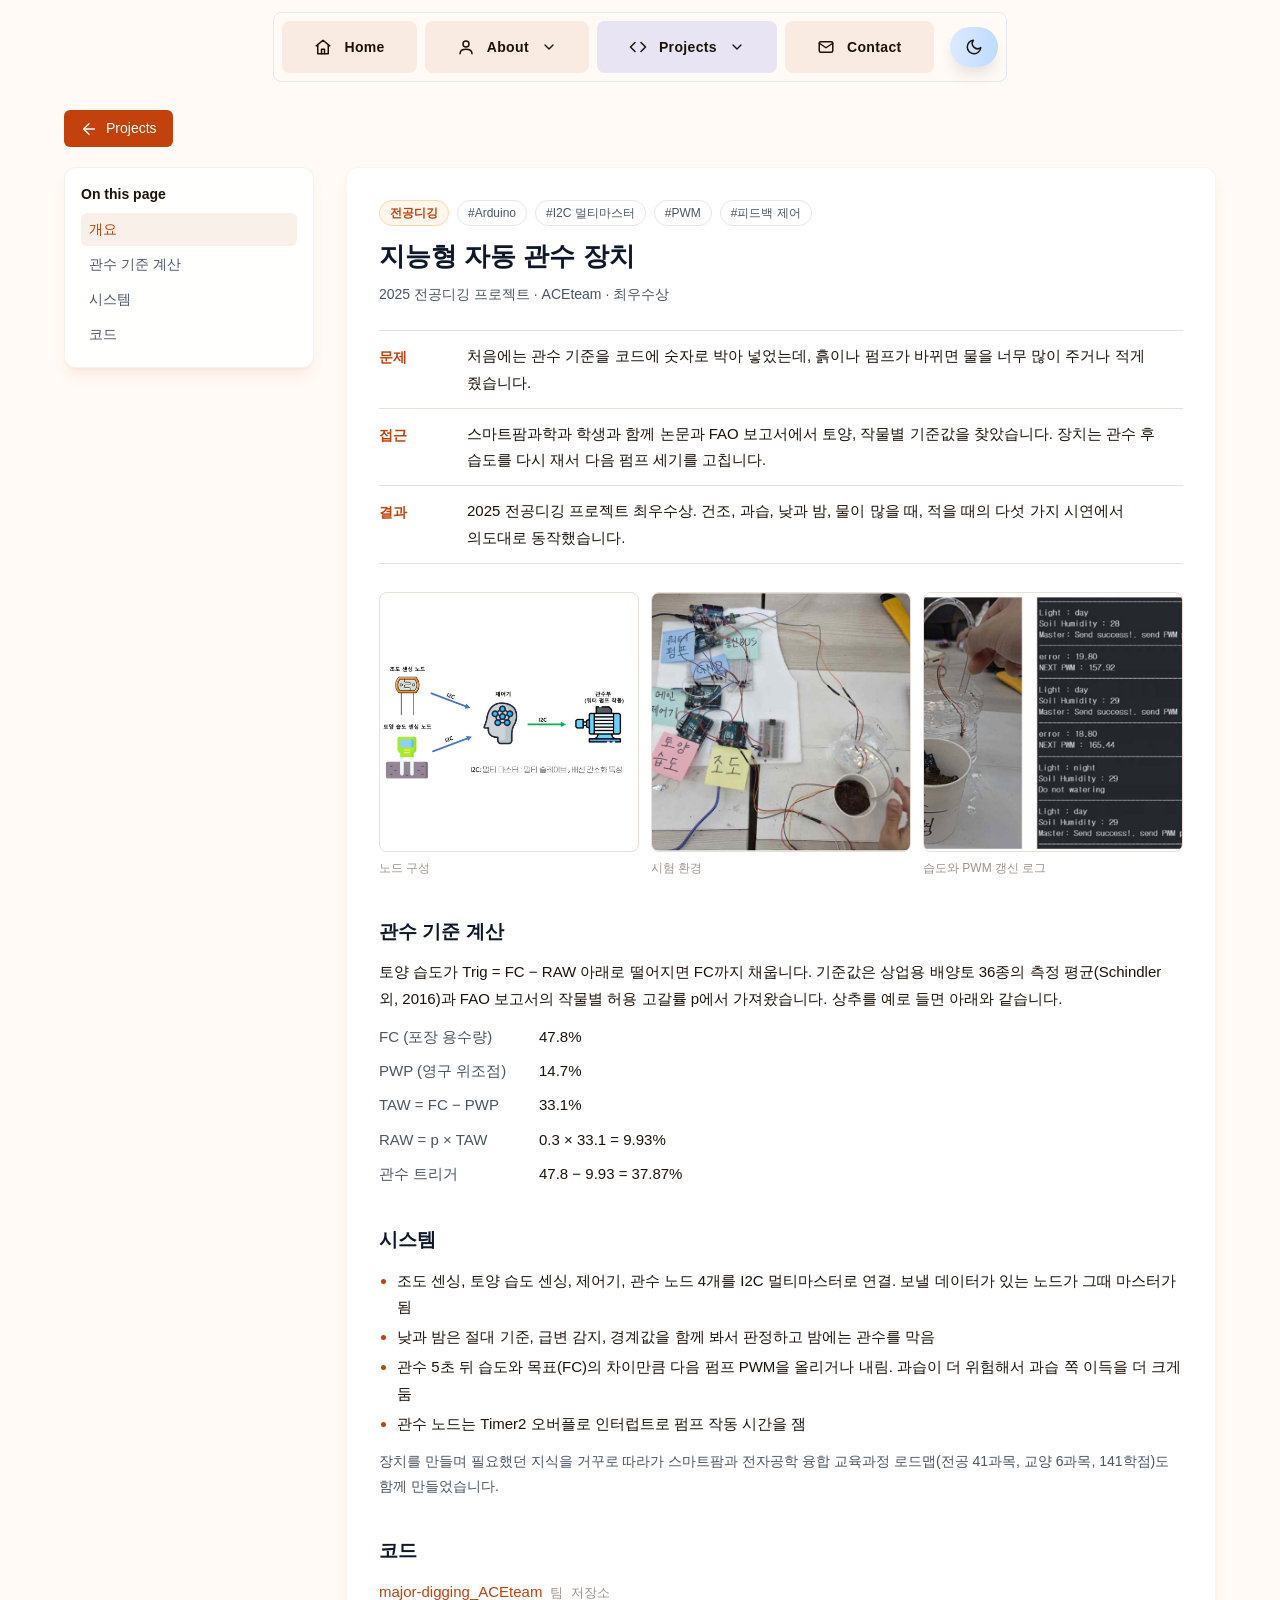
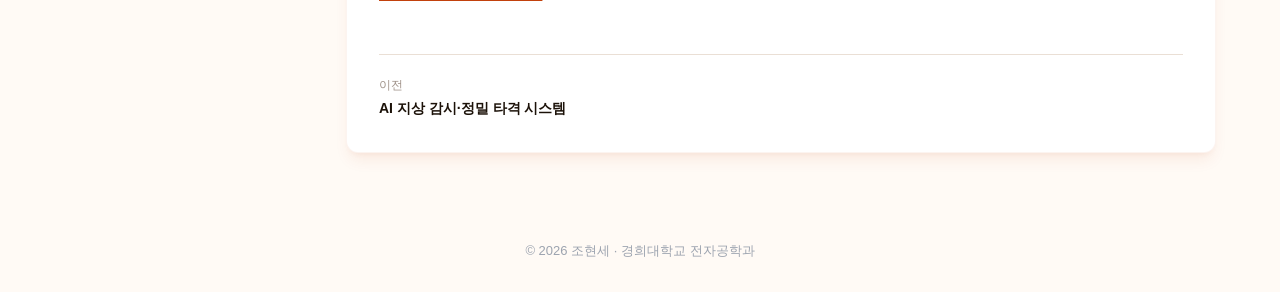
<file: projects/smart-irrigation.html>
<!doctype html>
<html lang="ko">
<head>
<meta charset="utf-8">
<meta name="viewport" content="width=device-width, initial-scale=1, viewport-fit=cover">
<title>지능형 자동 관수 장치 · 조현세</title>
<meta name="description" content="토양 물성과 작물별 허용 고갈률로 관수 시점을 계산하고, 관수 후 습도를 다시 재서 다음 펌프 세기를 조정하는 장치입니다.">
<meta property="og:title" content="지능형 자동 관수 장치 · 조현세">
<meta property="og:description" content="토양 물성과 작물별 허용 고갈률로 관수 시점을 계산하고, 관수 후 습도를 다시 재서 다음 펌프 세기를 조정하는 장치입니다.">
<meta property="og:image" content="https://hyuns-git.github.io/assets/media/dg-setup.jpg">
<meta property="og:type" content="website">
<meta name="theme-color" content="#fffaf5">
<script>try{var t=localStorage.getItem('theme');if(t==='dark'||t==='light')document.documentElement.setAttribute('data-theme',t);}catch(e){}</script>
<link rel="stylesheet" href="../assets/style.css">
</head>
<body>
<div class="nav-wrap">
<nav class="nav" aria-label="주요 메뉴">
<ul class="nav-items">
<li><a class="tile" href="../index.html"><svg class="i" viewBox="0 0 24 24" aria-hidden="true"><path d="M3 10.5 12 3l9 7.5"/><path d="M5 9.5V21h14V9.5"/><path d="M10 21v-6h4v6"/></svg><span class="lbl">Home</span></a></li>
<li class="dd"><button class="tile" type="button" aria-expanded="false"><svg class="i" viewBox="0 0 24 24" aria-hidden="true"><circle cx="12" cy="8" r="4"/><path d="M4 21c0-4 3.6-6 8-6s8 2 8 6"/></svg><span class="lbl">About</span><svg class="i chev" viewBox="0 0 24 24" aria-hidden="true"><path d="m6 9 6 6 6-6"/></svg></button>
<ul class="menu">
<li><a href="../resume.html">이력서</a></li>
<li><a href="../contact.html">연락처</a></li>
<li class="sep" role="separator"></li>
<li><a href="https://github.com/hyuns-git">GitHub ↗</a></li>
</ul></li>
<li class="dd"><button class="tile" type="button" aria-expanded="false" aria-current="page"><svg class="i" viewBox="0 0 24 24" aria-hidden="true"><path d="m16 18 6-6-6-6"/><path d="m8 6-6 6 6 6"/></svg><span class="lbl">Projects</span><svg class="i chev" viewBox="0 0 24 24" aria-hidden="true"><path d="m6 9 6 6 6-6"/></svg></button>
<ul class="menu">
<li><a href="../projects.html">전체 프로젝트</a></li>
<li class="sep" role="separator"></li>
<li><a href="../projects/go2-stair.html">사족보행 로봇 도그레그 계단 자율 주행</a></li><li><a href="../projects/balance-robot.html">2륜 자율 균형 로봇</a></li><li><a href="../projects/patent.html">평문 기반 대칭-라쳇 키 생성 (특허 출원)</a></li><li><a href="../projects/ev3.html">EV3 미로 탐색·객체 운반</a></li><li><a href="../projects/walking-assist.html">STM32 탈부착형 보행 보조 모듈</a></li><li><a href="../projects/edge-ai-trash.html">저전력 Edge AI 쓰레기 분류 시스템</a></li><li><a href="../projects/turret.html">AI 지상 감시·정밀 타격 시스템</a></li><li><a href="../projects/smart-irrigation.html">지능형 자동 관수 장치</a></li>
</ul></li>
<li><a class="tile" href="../contact.html"><svg class="i" viewBox="0 0 24 24" aria-hidden="true"><rect x="3" y="5" width="18" height="14" rx="2"/><path d="m3 7 9 6 9-6"/></svg><span class="lbl">Contact</span></a></li>
</ul>
<button class="theme" type="button" aria-label="다크 모드 전환"><svg class="i moon" viewBox="0 0 24 24" aria-hidden="true"><path d="M21 12.8A9 9 0 1 1 11.2 3a7 7 0 0 0 9.8 9.8z"/></svg><svg class="i sun" viewBox="0 0 24 24" aria-hidden="true"><circle cx="12" cy="12" r="4"/><path d="M12 2v2M12 20v2M4.9 4.9l1.4 1.4M17.7 17.7l1.4 1.4M2 12h2M20 12h2M4.9 19.1l1.4-1.4M17.7 6.3l1.4-1.4"/></svg></button>
</nav>
</div>
<main class="page">
<a class="back" href="../projects.html"><svg class="i" viewBox="0 0 24 24" aria-hidden="true"><path d="M19 12H5"/><path d="m12 19-7-7 7-7"/></svg>Projects</a>
<div class="art-wrap">
<aside class="toc" aria-label="목차"><b>On this page</b><ol><li><a href="#overview">개요</a></li><li><a href="#s1">관수 기준 계산</a></li><li><a href="#s2">시스템</a></li><li><a href="#s3">코드</a></li></ol></aside>
<article class="article">
<div id="overview" style="scroll-margin-top:120px">
<div class="pills"><span class="pill date">전공디깅</span><span class="pill">#Arduino</span><span class="pill">#I2C 멀티마스터</span><span class="pill">#PWM</span><span class="pill">#피드백 제어</span></div>
<h1>지능형 자동 관수 장치</h1>
<p class="sub">2025 전공디깅 프로젝트 · ACEteam · 최우수상</p>
</div>
<dl class="summary"><div><dt>문제</dt><dd>처음에는 관수 기준을 코드에 숫자로 박아 넣었는데, 흙이나 펌프가 바뀌면 물을 너무 많이 주거나 적게 줬습니다.</dd></div><div><dt>접근</dt><dd>스마트팜과학과 학생과 함께 논문과 FAO 보고서에서 토양, 작물별 기준값을 찾았습니다. 장치는 관수 후 습도를 다시 재서 다음 펌프 세기를 고칩니다.</dd></div><div><dt>결과</dt><dd>2025 전공디깅 프로젝트 최우수상. 건조, 과습, 낮과 밤, 물이 많을 때, 적을 때의 다섯 가지 시연에서 의도대로 동작했습니다.</dd></div></dl>
<div class="gallery" style="margin-top:28px">
<figure><img class="fit" src="../assets/media/dg-nodes.jpg" alt="조도와 토양 습도 센싱 노드가 I2C로 제어기에 연결되고 제어기가 관수 노드를 구동하는 구성도" loading="lazy"><figcaption class="cap"><span>노드 구성</span></figcaption></figure>
<figure><img src="../assets/media/dg-setup.jpg" alt="Arduino 4개와 펌프, 화분으로 꾸린 시험 환경" loading="lazy"><figcaption class="cap"><span>시험 환경</span></figcaption></figure>
<figure><img src="../assets/media/dg-test.jpg" alt="흙이 담긴 컵에 센서를 꽂고 시리얼 모니터로 습도와 PWM 갱신 값을 보는 화면" loading="lazy"><figcaption class="cap"><span>습도와 PWM 갱신 로그</span></figcaption></figure>
</div>

<section id="s1">
<h2>관수 기준 계산</h2>
<p>토양 습도가 Trig = FC − RAW 아래로 떨어지면 FC까지 채웁니다. 기준값은 상업용 배양토 36종의 측정 평균(Schindler 외, 2016)과 FAO 보고서의 작물별 허용 고갈률 p에서 가져왔습니다. 상추를 예로 들면 아래와 같습니다.</p>
<dl class="kv">
<dt>FC (포장 용수량)</dt><dd>47.8%</dd>
<dt>PWP (영구 위조점)</dt><dd>14.7%</dd>
<dt>TAW = FC − PWP</dt><dd>33.1%</dd>
<dt>RAW = p × TAW</dt><dd>0.3 × 33.1 = 9.93%</dd>
<dt>관수 트리거</dt><dd>47.8 − 9.93 = 37.87%</dd>
</dl>
</section>

<section id="s2">
<h2>시스템</h2>
<ul class="role">
<li>조도 센싱, 토양 습도 센싱, 제어기, 관수 노드 4개를 I2C 멀티마스터로 연결. 보낼 데이터가 있는 노드가 그때 마스터가 됨</li>
<li>낮과 밤은 절대 기준, 급변 감지, 경계값을 함께 봐서 판정하고 밤에는 관수를 막음</li>
<li>관수 5초 뒤 습도와 목표(FC)의 차이만큼 다음 펌프 PWM을 올리거나 내림. 과습이 더 위험해서 과습 쪽 이득을 더 크게 둠</li>
<li>관수 노드는 Timer2 오버플로 인터럽트로 펌프 작동 시간을 잼</li>
</ul>
<p class="note" style="margin-top:12px">장치를 만들며 필요했던 지식을 거꾸로 따라가 스마트팜과 전자공학 융합 교육과정 로드맵(전공 41과목, 교양 6과목, 141학점)도 함께 만들었습니다.</p>
</section>

<section id="s3">
<h2>코드</h2>
<ul class="links"><li><a href="https://github.com/seongugi/major-digging_ACEteam">major-digging_ACEteam</a><span class="mono">팀 저장소</span></li></ul>
</section>

<nav class="pager" aria-label="다른 프로젝트"><a href="turret.html"><small>이전</small>AI 지상 감시·정밀 타격 시스템</a><span></span></nav>
</article>
</div>
</main>
<footer class="foot">© 2026 조현세 · 경희대학교 전자공학과</footer>
<script src="../assets/site.js"></script>
</body>
</html>
</file>
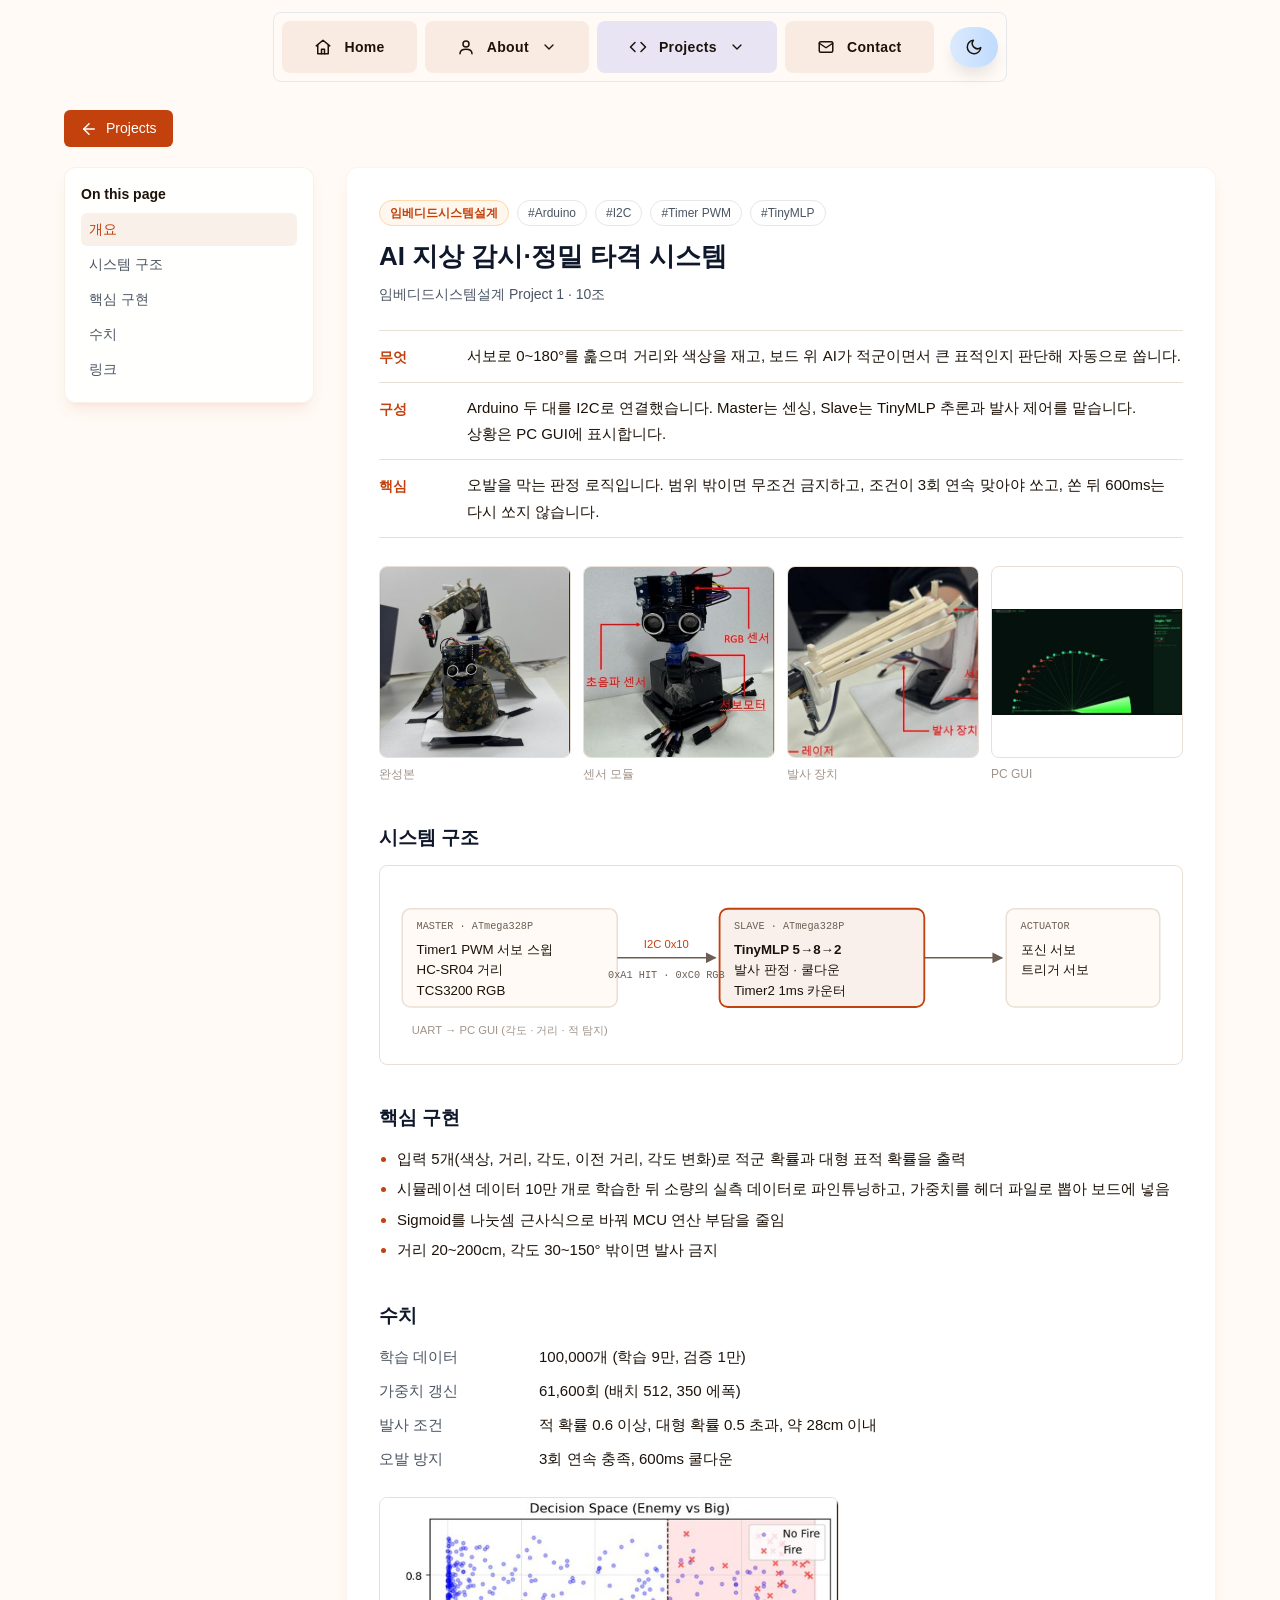
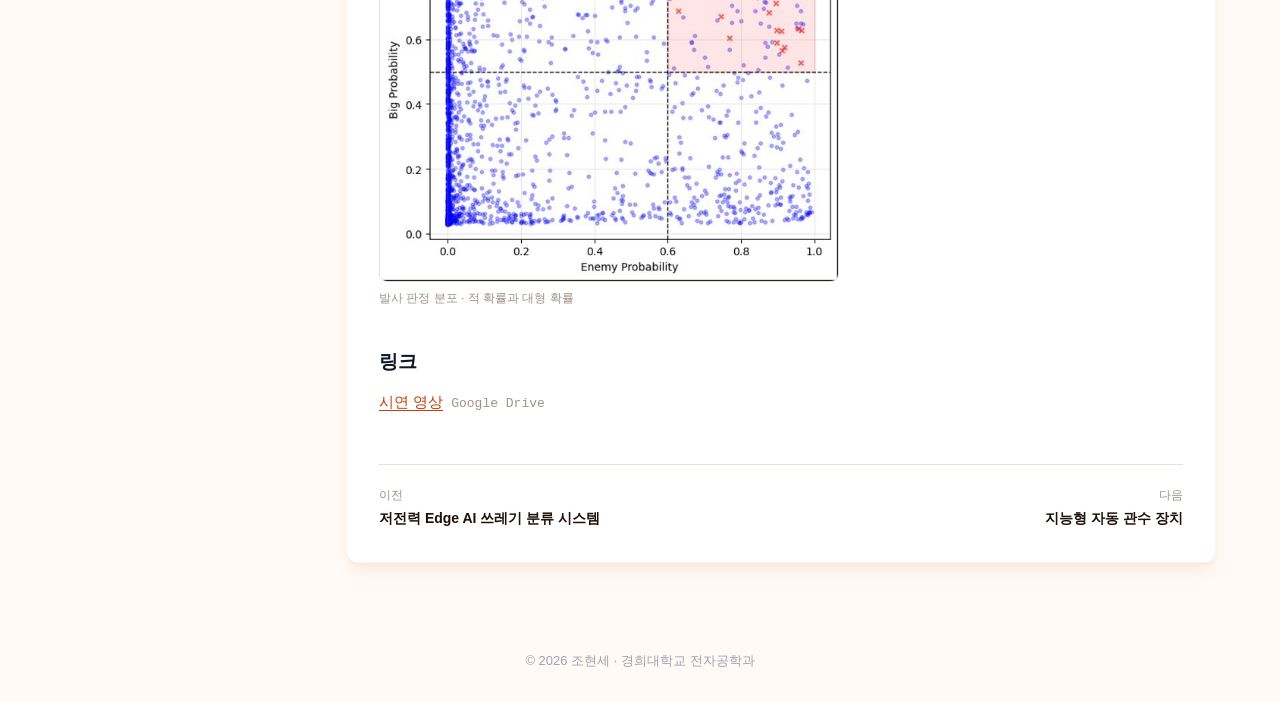
<file: projects/turret.html>
<!doctype html>
<html lang="ko">
<head>
<meta charset="utf-8">
<meta name="viewport" content="width=device-width, initial-scale=1, viewport-fit=cover">
<title>AI 지상 감시·정밀 타격 시스템 · 조현세</title>
<meta name="description" content="Arduino 위에 직접 구현한 TinyMLP로 표적을 판별하고, 발사 범위 제한, 3회 연속 충족, 600ms 쿨다운으로 오발을 막았습니다.">
<meta property="og:title" content="AI 지상 감시·정밀 타격 시스템 · 조현세">
<meta property="og:description" content="Arduino 위에 직접 구현한 TinyMLP로 표적을 판별하고, 발사 범위 제한, 3회 연속 충족, 600ms 쿨다운으로 오발을 막았습니다.">
<meta property="og:image" content="https://hyuns-git.github.io/assets/media/p1-built.jpg">
<meta property="og:type" content="website">
<meta name="theme-color" content="#fffaf5">
<script>try{var t=localStorage.getItem('theme');if(t==='dark'||t==='light')document.documentElement.setAttribute('data-theme',t);}catch(e){}</script>
<link rel="stylesheet" href="../assets/style.css">
</head>
<body>
<div class="nav-wrap">
<nav class="nav" aria-label="주요 메뉴">
<ul class="nav-items">
<li><a class="tile" href="../index.html"><svg class="i" viewBox="0 0 24 24" aria-hidden="true"><path d="M3 10.5 12 3l9 7.5"/><path d="M5 9.5V21h14V9.5"/><path d="M10 21v-6h4v6"/></svg><span class="lbl">Home</span></a></li>
<li class="dd"><button class="tile" type="button" aria-expanded="false"><svg class="i" viewBox="0 0 24 24" aria-hidden="true"><circle cx="12" cy="8" r="4"/><path d="M4 21c0-4 3.6-6 8-6s8 2 8 6"/></svg><span class="lbl">About</span><svg class="i chev" viewBox="0 0 24 24" aria-hidden="true"><path d="m6 9 6 6 6-6"/></svg></button>
<ul class="menu">
<li><a href="../resume.html">이력서</a></li>
<li><a href="../contact.html">연락처</a></li>
<li class="sep" role="separator"></li>
<li><a href="https://github.com/hyuns-git">GitHub ↗</a></li>
</ul></li>
<li class="dd"><button class="tile" type="button" aria-expanded="false" aria-current="page"><svg class="i" viewBox="0 0 24 24" aria-hidden="true"><path d="m16 18 6-6-6-6"/><path d="m8 6-6 6 6 6"/></svg><span class="lbl">Projects</span><svg class="i chev" viewBox="0 0 24 24" aria-hidden="true"><path d="m6 9 6 6 6-6"/></svg></button>
<ul class="menu">
<li><a href="../projects.html">전체 프로젝트</a></li>
<li class="sep" role="separator"></li>
<li><a href="../projects/go2-stair.html">사족보행 로봇 도그레그 계단 자율 주행</a></li><li><a href="../projects/balance-robot.html">2륜 자율 균형 로봇</a></li><li><a href="../projects/patent.html">평문 기반 대칭-라쳇 키 생성 (특허 출원)</a></li><li><a href="../projects/ev3.html">EV3 미로 탐색·객체 운반</a></li><li><a href="../projects/walking-assist.html">STM32 탈부착형 보행 보조 모듈</a></li><li><a href="../projects/edge-ai-trash.html">저전력 Edge AI 쓰레기 분류 시스템</a></li><li><a href="../projects/turret.html">AI 지상 감시·정밀 타격 시스템</a></li><li><a href="../projects/smart-irrigation.html">지능형 자동 관수 장치</a></li>
</ul></li>
<li><a class="tile" href="../contact.html"><svg class="i" viewBox="0 0 24 24" aria-hidden="true"><rect x="3" y="5" width="18" height="14" rx="2"/><path d="m3 7 9 6 9-6"/></svg><span class="lbl">Contact</span></a></li>
</ul>
<button class="theme" type="button" aria-label="다크 모드 전환"><svg class="i moon" viewBox="0 0 24 24" aria-hidden="true"><path d="M21 12.8A9 9 0 1 1 11.2 3a7 7 0 0 0 9.8 9.8z"/></svg><svg class="i sun" viewBox="0 0 24 24" aria-hidden="true"><circle cx="12" cy="12" r="4"/><path d="M12 2v2M12 20v2M4.9 4.9l1.4 1.4M17.7 17.7l1.4 1.4M2 12h2M20 12h2M4.9 19.1l1.4-1.4M17.7 6.3l1.4-1.4"/></svg></button>
</nav>
</div>
<main class="page">
<a class="back" href="../projects.html"><svg class="i" viewBox="0 0 24 24" aria-hidden="true"><path d="M19 12H5"/><path d="m12 19-7-7 7-7"/></svg>Projects</a>
<div class="art-wrap">
<aside class="toc" aria-label="목차"><b>On this page</b><ol><li><a href="#overview">개요</a></li><li><a href="#s1">시스템 구조</a></li><li><a href="#s2">핵심 구현</a></li><li><a href="#s3">수치</a></li><li><a href="#s4">링크</a></li></ol></aside>
<article class="article">
<div id="overview" style="scroll-margin-top:120px">
<div class="pills"><span class="pill date">임베디드시스템설계</span><span class="pill">#Arduino</span><span class="pill">#I2C</span><span class="pill">#Timer PWM</span><span class="pill">#TinyMLP</span></div>
<h1>AI 지상 감시·정밀 타격 시스템</h1>
<p class="sub">임베디드시스템설계 Project 1 · 10조</p>
</div>
<dl class="summary"><div><dt>무엇</dt><dd>서보로 0~180°를 훑으며 거리와 색상을 재고, 보드 위 AI가 적군이면서 큰 표적인지 판단해 자동으로 쏩니다.</dd></div><div><dt>구성</dt><dd>Arduino 두 대를 I2C로 연결했습니다. Master는 센싱, Slave는 TinyMLP 추론과 발사 제어를 맡습니다. 상황은 PC GUI에 표시합니다.</dd></div><div><dt>핵심</dt><dd>오발을 막는 판정 로직입니다. 범위 밖이면 무조건 금지하고, 조건이 3회 연속 맞아야 쏘고, 쏜 뒤 600ms는 다시 쏘지 않습니다.</dd></div></dl>
<div class="gallery g4" style="margin-top:28px">
<figure><img src="../assets/media/p1-built.jpg" alt="위장막을 씌운 완성 장치. 센서 모듈과 발사 장치" loading="lazy"><figcaption class="cap"><span>완성본</span></figcaption></figure>
<figure><img src="../assets/media/p1-sensor.jpg" alt="서보 위에 초음파 센서와 RGB 센서를 올린 센서 모듈" loading="lazy"><figcaption class="cap"><span>센서 모듈</span></figcaption></figure>
<figure><img src="../assets/media/p1-launcher.jpg" alt="서보로 트리거를 당기는 발사 장치와 레이저" loading="lazy"><figcaption class="cap"><span>발사 장치</span></figcaption></figure>
<figure><img class="fit" src="../assets/media/p1-gui.jpg" alt="각도별 탐지 지점을 레이더처럼 보여 주는 PC GUI" loading="lazy"><figcaption class="cap"><span>PC GUI</span></figcaption></figure>
</div>

<section id="s1">
<h2>시스템 구조</h2>
<div class="diagram" role="img" aria-label="Master Arduino가 서보 스윕과 초음파, 컬러 센서로 잰 값을 I2C 패킷으로 Slave Arduino에 보내고, Slave가 TinyMLP 추론과 발사 판정 후 포신과 트리거 서보를 구동하는 구조">
<svg viewBox="0 0 760 170" xmlns="http://www.w3.org/2000/svg" font-family="-apple-system, Segoe UI, Apple SD Gothic Neo, Malgun Gothic, sans-serif" font-size="13">
<defs><marker id="e1" viewBox="0 0 10 10" refX="9" refY="5" markerWidth="7" markerHeight="7" orient="auto"><path d="M0,0L10,5L0,10z" fill="var(--ink-2)"/></marker></defs>
<g fill="var(--bg)" stroke="var(--rule)" stroke-width="1.5"><rect x="10" y="30" width="210" height="96" rx="8"/><rect x="600" y="30" width="150" height="96" rx="8"/></g>
<rect x="320" y="30" width="200" height="96" rx="8" fill="var(--laser-dim)" stroke="var(--laser)" stroke-width="1.8"/>
<g font-family="ui-monospace, Menlo, Consolas, monospace" font-size="10" fill="var(--ink-2)"><text x="24" y="50">MASTER · ATmega328P</text><text x="334" y="50">SLAVE · ATmega328P</text><text x="614" y="50">ACTUATOR</text></g>
<g fill="var(--ink)"><text x="24" y="74">Timer1 PWM 서보 스윕</text><text x="24" y="94">HC-SR04 거리</text><text x="24" y="114">TCS3200 RGB</text>
<text x="334" y="74" font-weight="700">TinyMLP 5→8→2</text><text x="334" y="94">발사 판정 · 쿨다운</text><text x="334" y="114">Timer2 1ms 카운터</text>
<text x="614" y="74">포신 서보</text><text x="614" y="94">트리거 서보</text></g>
<g stroke="var(--ink-2)" stroke-width="1.5" fill="none" marker-end="url(#e1)"><path d="M220 78H316"/><path d="M520 78H596"/></g>
<text x="268" y="68" text-anchor="middle" fill="var(--laser)" font-size="11">I2C 0x10</text>
<text x="268" y="98" text-anchor="middle" fill="var(--ink-2)" font-size="10" font-family="ui-monospace, Menlo, Consolas, monospace">0xA1 HIT · 0xC0 RGB</text>
<text x="115" y="152" text-anchor="middle" fill="var(--ink-3)" font-size="11">UART → PC GUI (각도 · 거리 · 적 탐지)</text>
</svg></div>
</section>

<section id="s2">
<h2>핵심 구현</h2>
<ul class="role">
<li>입력 5개(색상, 거리, 각도, 이전 거리, 각도 변화)로 적군 확률과 대형 표적 확률을 출력</li>
<li>시뮬레이션 데이터 10만 개로 학습한 뒤 소량의 실측 데이터로 파인튜닝하고, 가중치를 헤더 파일로 뽑아 보드에 넣음</li>
<li>Sigmoid를 나눗셈 근사식으로 바꿔 MCU 연산 부담을 줄임</li>
<li>거리 20~200cm, 각도 30~150° 밖이면 발사 금지</li>
</ul>
</section>

<section id="s3">
<h2>수치</h2>
<dl class="kv">
<dt>학습 데이터</dt><dd>100,000개 (학습 9만, 검증 1만)</dd>
<dt>가중치 갱신</dt><dd>61,600회 (배치 512, 350 에폭)</dd>
<dt>발사 조건</dt><dd>적 확률 0.6 이상, 대형 확률 0.5 초과, 약 28cm 이내</dd>
<dt>오발 방지</dt><dd>3회 연속 충족, 600ms 쿨다운</dd>
</dl>
<figure class="media" style="max-width:460px"><img class="wide" src="../assets/media/p1-decision.jpg" alt="가로축 적군 확률, 세로축 대형 표적 확률 산점도. 적군 0.6 이상이면서 대형 0.5 이상 구역에 발사 판정이 몰려 있음" loading="lazy"><figcaption class="cap"><span>발사 판정 분포 · 적 확률과 대형 확률</span></figcaption></figure>
</section>

<section id="s4">
<h2>링크</h2>
<ul class="links"><li><a href="https://drive.google.com/file/d/1YPN5f43QfvaDiDnQkNeyQpFPFUNrcO4f/view?usp=sharing">시연 영상</a><span class="mono">Google Drive</span></li></ul>
</section>

<nav class="pager" aria-label="다른 프로젝트"><a href="edge-ai-trash.html"><small>이전</small>저전력 Edge AI 쓰레기 분류 시스템</a><a href="smart-irrigation.html" style="text-align:right"><small>다음</small>지능형 자동 관수 장치</a></nav>
</article>
</div>
</main>
<footer class="foot">© 2026 조현세 · 경희대학교 전자공학과</footer>
<script src="../assets/site.js"></script>
</body>
</html>
</file>
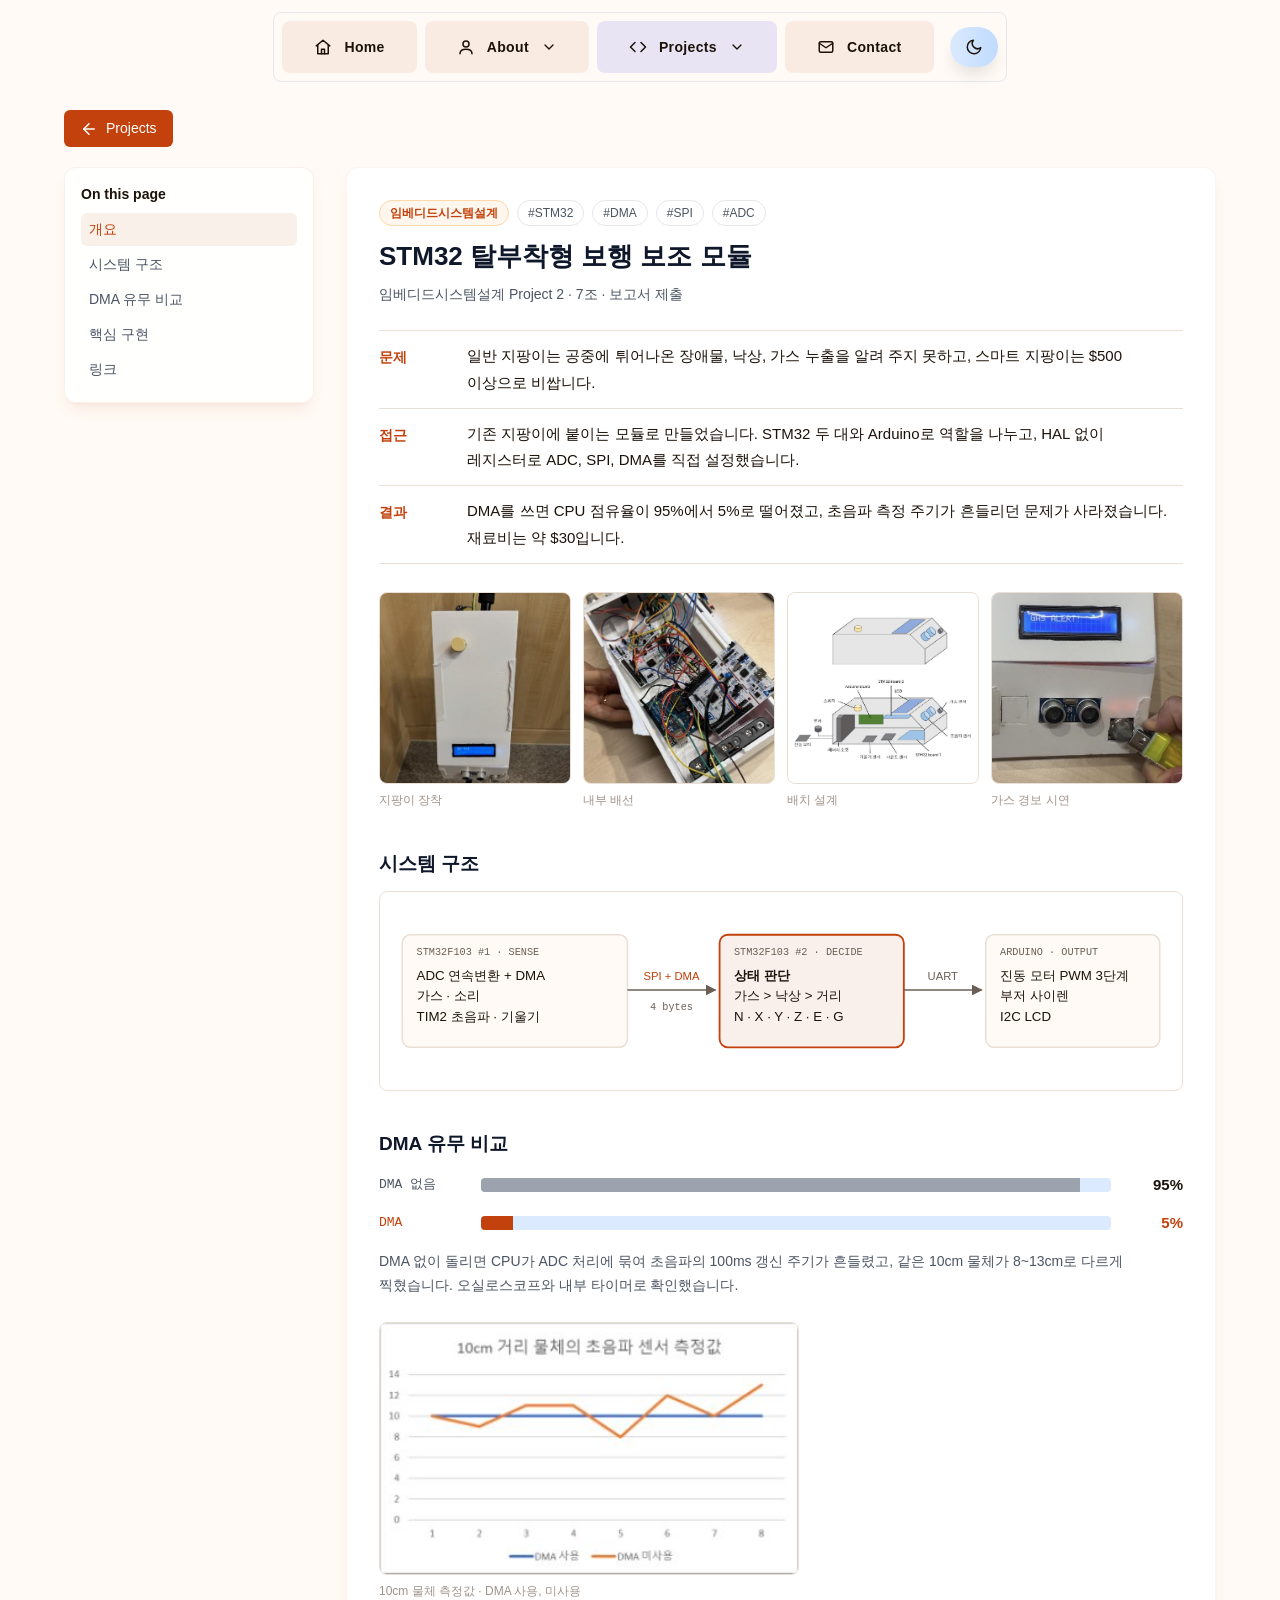
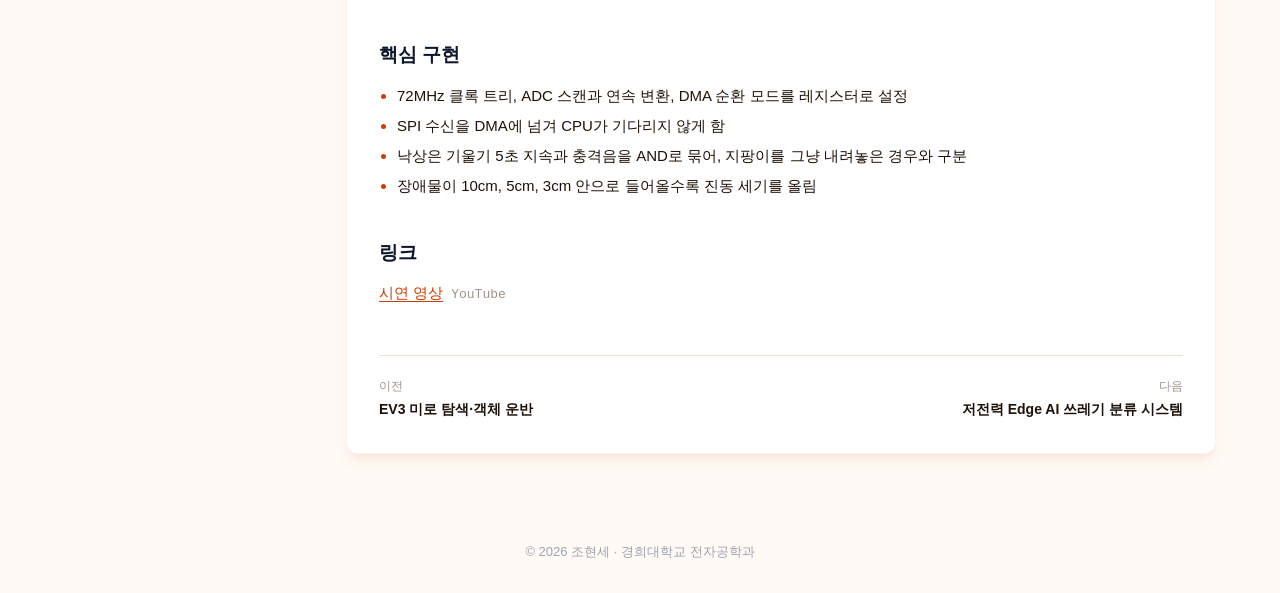
<file: projects/walking-assist.html>
<!doctype html>
<html lang="ko">
<head>
<meta charset="utf-8">
<meta name="viewport" content="width=device-width, initial-scale=1, viewport-fit=cover">
<title>STM32 탈부착형 보행 보조 모듈 · 조현세</title>
<meta name="description" content="HAL 없이 레지스터로 ADC와 SPI를 DMA에 연결해 CPU 점유율을 95%에서 5%로 낮췄습니다. 낙상, 가스, 장애물은 진동과 부저로 알립니다.">
<meta property="og:title" content="STM32 탈부착형 보행 보조 모듈 · 조현세">
<meta property="og:description" content="HAL 없이 레지스터로 ADC와 SPI를 DMA에 연결해 CPU 점유율을 95%에서 5%로 낮췄습니다. 낙상, 가스, 장애물은 진동과 부저로 알립니다.">
<meta property="og:image" content="https://hyuns-git.github.io/assets/media/p2-gas.jpg">
<meta property="og:type" content="website">
<meta name="theme-color" content="#fffaf5">
<script>try{var t=localStorage.getItem('theme');if(t==='dark'||t==='light')document.documentElement.setAttribute('data-theme',t);}catch(e){}</script>
<link rel="stylesheet" href="../assets/style.css">
</head>
<body>
<div class="nav-wrap">
<nav class="nav" aria-label="주요 메뉴">
<ul class="nav-items">
<li><a class="tile" href="../index.html"><svg class="i" viewBox="0 0 24 24" aria-hidden="true"><path d="M3 10.5 12 3l9 7.5"/><path d="M5 9.5V21h14V9.5"/><path d="M10 21v-6h4v6"/></svg><span class="lbl">Home</span></a></li>
<li class="dd"><button class="tile" type="button" aria-expanded="false"><svg class="i" viewBox="0 0 24 24" aria-hidden="true"><circle cx="12" cy="8" r="4"/><path d="M4 21c0-4 3.6-6 8-6s8 2 8 6"/></svg><span class="lbl">About</span><svg class="i chev" viewBox="0 0 24 24" aria-hidden="true"><path d="m6 9 6 6 6-6"/></svg></button>
<ul class="menu">
<li><a href="../resume.html">이력서</a></li>
<li><a href="../contact.html">연락처</a></li>
<li class="sep" role="separator"></li>
<li><a href="https://github.com/hyuns-git">GitHub ↗</a></li>
</ul></li>
<li class="dd"><button class="tile" type="button" aria-expanded="false" aria-current="page"><svg class="i" viewBox="0 0 24 24" aria-hidden="true"><path d="m16 18 6-6-6-6"/><path d="m8 6-6 6 6 6"/></svg><span class="lbl">Projects</span><svg class="i chev" viewBox="0 0 24 24" aria-hidden="true"><path d="m6 9 6 6 6-6"/></svg></button>
<ul class="menu">
<li><a href="../projects.html">전체 프로젝트</a></li>
<li class="sep" role="separator"></li>
<li><a href="../projects/go2-stair.html">사족보행 로봇 도그레그 계단 자율 주행</a></li><li><a href="../projects/balance-robot.html">2륜 자율 균형 로봇</a></li><li><a href="../projects/patent.html">평문 기반 대칭-라쳇 키 생성 (특허 출원)</a></li><li><a href="../projects/ev3.html">EV3 미로 탐색·객체 운반</a></li><li><a href="../projects/walking-assist.html">STM32 탈부착형 보행 보조 모듈</a></li><li><a href="../projects/edge-ai-trash.html">저전력 Edge AI 쓰레기 분류 시스템</a></li><li><a href="../projects/turret.html">AI 지상 감시·정밀 타격 시스템</a></li><li><a href="../projects/smart-irrigation.html">지능형 자동 관수 장치</a></li>
</ul></li>
<li><a class="tile" href="../contact.html"><svg class="i" viewBox="0 0 24 24" aria-hidden="true"><rect x="3" y="5" width="18" height="14" rx="2"/><path d="m3 7 9 6 9-6"/></svg><span class="lbl">Contact</span></a></li>
</ul>
<button class="theme" type="button" aria-label="다크 모드 전환"><svg class="i moon" viewBox="0 0 24 24" aria-hidden="true"><path d="M21 12.8A9 9 0 1 1 11.2 3a7 7 0 0 0 9.8 9.8z"/></svg><svg class="i sun" viewBox="0 0 24 24" aria-hidden="true"><circle cx="12" cy="12" r="4"/><path d="M12 2v2M12 20v2M4.9 4.9l1.4 1.4M17.7 17.7l1.4 1.4M2 12h2M20 12h2M4.9 19.1l1.4-1.4M17.7 6.3l1.4-1.4"/></svg></button>
</nav>
</div>
<main class="page">
<a class="back" href="../projects.html"><svg class="i" viewBox="0 0 24 24" aria-hidden="true"><path d="M19 12H5"/><path d="m12 19-7-7 7-7"/></svg>Projects</a>
<div class="art-wrap">
<aside class="toc" aria-label="목차"><b>On this page</b><ol><li><a href="#overview">개요</a></li><li><a href="#s1">시스템 구조</a></li><li><a href="#s2">DMA 유무 비교</a></li><li><a href="#s3">핵심 구현</a></li><li><a href="#s4">링크</a></li></ol></aside>
<article class="article">
<div id="overview" style="scroll-margin-top:120px">
<div class="pills"><span class="pill date">임베디드시스템설계</span><span class="pill">#STM32</span><span class="pill">#DMA</span><span class="pill">#SPI</span><span class="pill">#ADC</span></div>
<h1>STM32 탈부착형 보행 보조 모듈</h1>
<p class="sub">임베디드시스템설계 Project 2 · 7조 · 보고서 제출</p>
</div>
<dl class="summary"><div><dt>문제</dt><dd>일반 지팡이는 공중에 튀어나온 장애물, 낙상, 가스 누출을 알려 주지 못하고, 스마트 지팡이는 $500 이상으로 비쌉니다.</dd></div><div><dt>접근</dt><dd>기존 지팡이에 붙이는 모듈로 만들었습니다. STM32 두 대와 Arduino로 역할을 나누고, HAL 없이 레지스터로 ADC, SPI, DMA를 직접 설정했습니다.</dd></div><div><dt>결과</dt><dd>DMA를 쓰면 CPU 점유율이 95%에서 5%로 떨어졌고, 초음파 측정 주기가 흔들리던 문제가 사라졌습니다. 재료비는 약 $30입니다.</dd></div></dl>
<div class="gallery g4" style="margin-top:28px">
<figure><img src="../assets/media/p2-device.jpg" alt="지팡이에 장착한 흰색 케이스 모듈과 LCD" loading="lazy"><figcaption class="cap"><span>지팡이 장착</span></figcaption></figure>
<figure><img src="../assets/media/p2-inside.jpg" alt="케이스 안의 STM32 보드 두 개와 배선" loading="lazy"><figcaption class="cap"><span>내부 배선</span></figcaption></figure>
<figure><img class="fit" src="../assets/media/p2-layout.jpg" alt="센서와 보드 배치를 표시한 케이스 설계도" loading="lazy"><figcaption class="cap"><span>배치 설계</span></figcaption></figure>
<figure><img src="../assets/media/p2-gas.jpg" alt="라이터 가스를 대자 LCD에 GAS ALERT가 뜨는 장면" loading="lazy"><figcaption class="cap"><span>가스 경보 시연</span></figcaption></figure>
</div>

<section id="s1">
<h2>시스템 구조</h2>
<div class="diagram" role="img" aria-label="STM32 1번이 ADC와 DMA로 가스와 소리, TIM2로 초음파, GPIO로 기울기를 읽어 SPI DMA 4바이트로 STM32 2번에 보내고, 2번이 상태를 판단해 UART로 Arduino에 상태 코드를 보내 진동 모터, 부저, LCD를 구동하는 구조">
<svg viewBox="0 0 760 170" xmlns="http://www.w3.org/2000/svg" font-family="-apple-system, Segoe UI, Apple SD Gothic Neo, Malgun Gothic, sans-serif" font-size="13">
<defs><marker id="e2" viewBox="0 0 10 10" refX="9" refY="5" markerWidth="7" markerHeight="7" orient="auto"><path d="M0,0L10,5L0,10z" fill="var(--ink-2)"/></marker></defs>
<g fill="var(--bg)" stroke="var(--rule)" stroke-width="1.5"><rect x="10" y="30" width="220" height="110" rx="8"/><rect x="580" y="30" width="170" height="110" rx="8"/></g>
<rect x="320" y="30" width="180" height="110" rx="8" fill="var(--laser-dim)" stroke="var(--laser)" stroke-width="1.8"/>
<g font-family="ui-monospace, Menlo, Consolas, monospace" font-size="10" fill="var(--ink-2)"><text x="24" y="50">STM32F103 #1 · SENSE</text><text x="334" y="50">STM32F103 #2 · DECIDE</text><text x="594" y="50">ARDUINO · OUTPUT</text></g>
<g fill="var(--ink)"><text x="24" y="74">ADC 연속변환 + DMA</text><text x="24" y="94">가스 · 소리</text><text x="24" y="114">TIM2 초음파 · 기울기</text>
<text x="334" y="74" font-weight="700">상태 판단</text><text x="334" y="94">가스 &gt; 낙상 &gt; 거리</text><text x="334" y="114">N · X · Y · Z · E · G</text>
<text x="594" y="74">진동 모터 PWM 3단계</text><text x="594" y="94">부저 사이렌</text><text x="594" y="114">I2C LCD</text></g>
<g stroke="var(--ink-2)" stroke-width="1.5" fill="none" marker-end="url(#e2)"><path d="M230 84H316"/><path d="M500 84H576"/></g>
<text x="273" y="74" text-anchor="middle" fill="var(--laser)" font-size="11">SPI + DMA</text>
<text x="273" y="104" text-anchor="middle" fill="var(--ink-2)" font-size="10" font-family="ui-monospace, Menlo, Consolas, monospace">4 bytes</text>
<text x="538" y="74" text-anchor="middle" fill="var(--ink-2)" font-size="11">UART</text>
</svg></div>
</section>

<section id="s2">
<h2>DMA 유무 비교</h2>
<div class="bars" role="img" aria-label="DMA 미사용 시 CPU 점유율 95%, 사용 시 5%">
<div class="bar-row"><span class="mono">DMA 없음</span><div class="track"><div class="fill" style="width:95%"></div></div><span class="val">95%</span></div>
<div class="bar-row best"><span class="mono">DMA</span><div class="track"><div class="fill" style="width:5%"></div></div><span class="val">5%</span></div>
</div>
<p class="note" style="margin-top:12px">DMA 없이 돌리면 CPU가 ADC 처리에 묶여 초음파의 100ms 갱신 주기가 흔들렸고, 같은 10cm 물체가 8~13cm로 다르게 찍혔습니다. 오실로스코프와 내부 타이머로 확인했습니다.</p>
<figure class="media" style="max-width:420px"><img class="wide" src="../assets/media/p2-jitter.jpg" alt="10cm 거리 물체를 8회 측정한 값. DMA 사용 시 10cm로 일정하고 미사용 시 8~13cm로 흔들림" loading="lazy"><figcaption class="cap"><span>10cm 물체 측정값 · DMA 사용, 미사용</span></figcaption></figure>
</section>

<section id="s3">
<h2>핵심 구현</h2>
<ul class="role">
<li>72MHz 클록 트리, ADC 스캔과 연속 변환, DMA 순환 모드를 레지스터로 설정</li>
<li>SPI 수신을 DMA에 넘겨 CPU가 기다리지 않게 함</li>
<li>낙상은 기울기 5초 지속과 충격음을 AND로 묶어, 지팡이를 그냥 내려놓은 경우와 구분</li>
<li>장애물이 10cm, 5cm, 3cm 안으로 들어올수록 진동 세기를 올림</li>
</ul>
</section>

<section id="s4">
<h2>링크</h2>
<ul class="links"><li><a href="https://youtu.be/_1rWDXlpFRQ">시연 영상</a><span class="mono">YouTube</span></li></ul>
</section>

<nav class="pager" aria-label="다른 프로젝트"><a href="ev3.html"><small>이전</small>EV3 미로 탐색·객체 운반</a><a href="edge-ai-trash.html" style="text-align:right"><small>다음</small>저전력 Edge AI 쓰레기 분류 시스템</a></nav>
</article>
</div>
</main>
<footer class="foot">© 2026 조현세 · 경희대학교 전자공학과</footer>
<script src="../assets/site.js"></script>
</body>
</html>
</file>
<file: assets/style.css>
/* Layout: floating tile nav, centered hero, stat cards, blue feature cards, 4-col project grid,
   TOC + article card, mint resume cards. Measured from quantumnovice.github.io (cream bg, #c2410c). */
:root{
  --bg:#fffaf5; --fg:#1c1209;
  --accent:#c2410c; --accent-alt:#5e5ce6;
  --blue-100:#dbeafe; --blue-200:#bfdbfe; --blue-400:#60a5fa; --blue-600:#2563eb;
  --gray-400:#9ca3af; --gray-600:#4b5563; --gray-800:#1f2937; --slate-600:#475569; --slate-900:#0f172a;
  --card:rgba(255,255,255,.85); --card-solid:#ffffff; --nav-line:#e5e7eb;
  --tile:rgba(194,65,12,.08); --tile-on:rgba(94,92,230,.14);
  --teal-bg:#f0fdf9; --teal-line:#ccfbf1; --teal-700:#0f766e; --teal-800:#115e59; --teal-pill:#ccfbf1;
  --pill-bg:#fff7ed; --pill-line:#fed7aa;
  --shadow:0 10px 15px -3px rgba(194,65,12,.08),0 4px 6px -4px rgba(194,65,12,.08);
  /* diagram tokens */
  --surface:#ffffff; --rule:#eadfd5; --ink:var(--fg); --ink-2:#6b5f55; --ink-3:#a0938a;
  --laser:var(--accent); --laser-dim:rgba(194,65,12,.08); --warn:#dc2626;
  --font:-apple-system,BlinkMacSystemFont,"Segoe UI",Roboto,"Apple SD Gothic Neo","Malgun Gothic","Noto Sans KR",Oxygen,Ubuntu,Cantarell,"Helvetica Neue",sans-serif;
  --mono:ui-monospace,SFMono-Regular,Menlo,Consolas,monospace;
  color-scheme:light;
}
:root[data-theme="dark"]{
  --bg:#0b1020; --fg:#e8e6e3;
  --accent:#f97316; --accent-alt:#8b8aff;
  --blue-100:rgba(255,255,255,.03); --blue-200:rgba(255,255,255,.06); --blue-400:#7cb4ff; --blue-600:#93c5fd;
  --gray-400:#6b7280; --gray-600:#cbd5e1; --gray-800:#f1f5f9; --slate-600:#cbd5e1; --slate-900:#ffffff;
  --card:rgba(255,255,255,.03); --card-solid:#121831; --nav-line:rgba(255,255,255,.1);
  --tile:rgba(255,255,255,.04); --tile-on:rgba(139,138,255,.18);
  --teal-bg:rgba(45,212,191,.06); --teal-line:rgba(45,212,191,.18); --teal-700:#5eead4; --teal-800:#99f6e4; --teal-pill:rgba(45,212,191,.15);
  --pill-bg:rgba(249,115,22,.12); --pill-line:rgba(249,115,22,.3);
  --shadow:0 10px 25px -5px rgba(0,0,0,.4);
  --surface:#121831; --rule:#2a3150; --ink-2:#aab0c4; --ink-3:#6f7690; --laser-dim:rgba(249,115,22,.12); --warn:#f87171;
  color-scheme:dark;
}

:root{--faint:var(--ink-3)}
*{box-sizing:border-box}
[hidden]{display:none!important}
figure{margin:0}
html{scroll-behavior:smooth}
body{margin:0;background:var(--bg);color:var(--fg);font-family:var(--font);font-size:16px;line-height:1.5;
  -webkit-font-smoothing:antialiased;word-break:keep-all;overflow-wrap:anywhere;
  padding-left:max(16px,env(safe-area-inset-left,0px));padding-right:max(16px,env(safe-area-inset-right,0px))}
a{color:inherit;text-decoration:none}
img,video{max-width:100%}
h1,h2,h3,h4{margin:0;text-wrap:balance}
p{margin:0}
svg.i{width:18px;height:18px;flex:none;fill:none;stroke:currentColor;stroke-width:2;stroke-linecap:round;stroke-linejoin:round}
a:focus-visible,button:focus-visible,input:focus-visible{outline:2px solid var(--accent);outline-offset:2px}

/* ---------- floating nav ---------- */
.nav-wrap{position:fixed;top:calc(12px + env(safe-area-inset-top,0px));left:0;right:0;z-index:50;display:flex;justify-content:center;
  padding-left:max(12px,env(safe-area-inset-left,0px));padding-right:max(12px,env(safe-area-inset-right,0px));pointer-events:none}
.nav{pointer-events:auto;display:flex;align-items:center;gap:8px;padding:8px;border:1px solid var(--nav-line);border-radius:8px;
  background:rgba(255,250,245,.72);backdrop-filter:blur(40px);-webkit-backdrop-filter:blur(40px);max-width:100%}
:root[data-theme="dark"] .nav{background:rgba(11,16,32,.72);box-shadow:0 25px 50px -12px rgba(0,0,0,.5)}
.nav-items{display:flex;gap:8px;list-style:none;margin:0;padding:0}
.nav-items > li{position:relative}
.tile{display:flex;align-items:center;gap:12px;padding:16px 32px;border-radius:8px;background:var(--tile);color:var(--fg);
  font:600 14px/20px var(--font);letter-spacing:.025em;border:0;cursor:pointer;white-space:nowrap;transition:transform .3s ease-out,background .3s}
.tile:hover{transform:translateY(-2px)}
.tile[aria-current="page"]{background:var(--tile-on)}
.tile .chev{width:16px;height:16px;transition:transform .2s}
.dd[data-open] .chev{transform:rotate(180deg)}
.menu{position:absolute;top:calc(100% + 8px);left:0;min-width:300px;list-style:none;margin:0;padding:8px;border:1px solid var(--nav-line);
  border-radius:8px;background:var(--card-solid);box-shadow:0 20px 40px -12px rgba(28,18,9,.25);display:none}
.dd[data-open] .menu{display:block}
.menu a{display:block;padding:9px 12px;border-radius:6px;font-size:14px;color:var(--fg)}
.menu a:hover{background:var(--tile)}
.menu .sep{height:1px;background:var(--nav-line);margin:6px 4px}
.theme{margin-left:8px;display:flex;align-items:center;justify-content:center;width:48px;height:40px;border-radius:999px;border:0;cursor:pointer;
  background:linear-gradient(to right,#dbeafe,#bfdbfe);color:#1c1209;box-shadow:0 10px 15px -3px rgba(0,0,0,.1)}
:root[data-theme="dark"] .theme{background:linear-gradient(to right,#374151,#1f2937);color:#fde68a}
.theme .sun{display:none}
:root[data-theme="dark"] .theme .sun{display:block}
:root[data-theme="dark"] .theme .moon{display:none}

.page{max-width:1152px;margin:0 auto;padding-top:calc(110px + env(safe-area-inset-top,0px));padding-bottom:64px}

/* ---------- home hero ---------- */
.hero{text-align:center;padding-top:10px}
.ring{width:128px;height:128px;margin:0 auto 32px;border-radius:50%;padding:4px;
  background:linear-gradient(to bottom right,var(--accent-alt),var(--accent));box-shadow:0 25px 50px -12px rgba(0,0,0,.25)}
.ring > span{width:100%;height:100%;border-radius:50%;display:flex;align-items:center;justify-content:center;background:var(--bg)}
.ring > span > span{width:112px;height:112px;border-radius:50%;overflow:hidden;display:flex;align-items:center;justify-content:center;
  background:#1e293b;color:#fff;font:700 40px/1 var(--font)}
.ring img{width:100%;height:100%;object-fit:cover}
.hero h1{font:400 24px/30px var(--font);color:var(--accent)}
.hero .loc{display:inline-flex;align-items:center;gap:4px;font-size:14px;line-height:20px;margin-top:0}
.hero .loc svg{width:14px;height:14px;color:#e11d48}
.hero .role{font-size:14px;line-height:20px}
.cta{display:flex;flex-wrap:wrap;justify-content:center;gap:8px;margin:48px 0 40px}
.btn{display:inline-flex;align-items:center;justify-content:center;gap:12px;padding:16px 32px;border-radius:8px;font:600 16px/24px var(--font);transition:transform .3s,box-shadow .3s,background .3s}
.btn:hover{transform:scale(1.05)}
.btn.primary{background:var(--accent);color:#fff}
.btn.primary:hover{box-shadow:0 25px 50px -12px rgba(194,65,12,.45)}
.btn.primary:hover .i{transform:translateX(4px)}
.btn .i{transition:transform .3s}
.btn.soft{background:var(--blue-100);border:1px solid rgba(0,0,0,.2);color:var(--fg)}
.btn.soft:hover{background:var(--blue-200)}
:root[data-theme="dark"] .btn.soft{border-color:rgba(255,255,255,.2)}
.social{display:flex;justify-content:center;gap:24px}
.social a{display:flex;padding:16px;border:1px solid rgba(0,0,0,.2);border-radius:8px;background:rgba(255,255,255,.05);transition:transform .3s,border-color .3s,color .3s}
.social a:hover{transform:scale(1.1);border-color:rgba(0,0,0,.4);color:var(--blue-400)}
:root[data-theme="dark"] .social a{border-color:rgba(255,255,255,.2)}
.social .i{width:22px;height:22px}

/* ---------- stats ---------- */
.stats{display:grid;grid-template-columns:repeat(3,minmax(0,1fr));gap:24px;padding:40px 0;max-width:1056px;margin:0 auto}
.stat{text-align:center;padding:32px;border-radius:8px;background:rgba(194,65,12,.04);border:1px solid rgba(194,65,12,.1);transition:transform .5s}
.stat:hover{transform:scale(1.05)}
:root[data-theme="dark"] .stat{background:rgba(255,255,255,.02);border-color:rgba(255,255,255,.1)}
.stat .ic{width:64px;height:64px;margin:0 auto 24px;border-radius:8px;display:flex;align-items:center;justify-content:center;color:var(--accent);
  background:linear-gradient(to bottom right,rgba(194,65,12,.2),rgba(94,92,230,.2))}
.stat .ic .i{width:26px;height:26px}
.stat b{display:block;font:400 36px/40px var(--font);margin-bottom:8px;
  background:linear-gradient(to right,var(--accent-alt),var(--accent));-webkit-background-clip:text;background-clip:text;color:transparent}
.stat span{font-size:16px;color:var(--gray-600)}

/* ---------- featured (blue cards) ---------- */
.featured{padding:16px 0;max-width:1056px;margin:0 auto}
.sec-title{text-align:center;font:400 24px/32px var(--font);color:var(--accent);margin-bottom:16px}
.feat{list-style:none;padding:0;margin:0;display:grid;gap:24px}
.feat a{display:flex;align-items:center;gap:24px;padding:32px;border-radius:8px;background:var(--blue-100);border:1px solid rgba(255,255,255,.1);transition:transform .5s,background .5s}
.feat a:hover{transform:scale(1.02);background:var(--blue-200)}
.feat .txt{flex:1;min-width:0}
.feat h3{font:700 18px/28px var(--font);color:var(--gray-600);margin-bottom:8px;transition:color .3s}
.feat a:hover h3{color:var(--blue-600)}
.feat .meta{display:flex;flex-wrap:wrap;align-items:center;gap:4px 12px;color:var(--gray-600);font-size:16px}
.feat .meta .v{font-weight:600;color:var(--blue-400)}
.feat .meta .dot{width:4px;height:4px;border-radius:50%;background:currentColor}
.feat .num{text-align:center;flex:none;min-width:84px}
.feat .num b{display:block;font:700 24px/32px var(--font);color:var(--blue-400)}
.feat .num span{font-size:12px;color:var(--gray-600)}
.feat .go{flex:none;color:var(--gray-600)}
.more{display:flex;justify-content:center;margin-top:48px}

/* ---------- list pages ---------- */
.list-h{text-align:center;margin-bottom:32px}
.list-h h1{font:700 48px/1 var(--font);color:var(--slate-900);margin-bottom:16px}
.list-h p{max-width:672px;margin:0 auto;color:var(--slate-600)}
.search{display:block;width:100%;max-width:768px;margin:0 auto 40px;padding:16px 20px;border-radius:8px;border:1px solid rgba(194,65,12,.15);
  background:var(--card);color:var(--fg);font:16px/24px var(--font);box-shadow:var(--shadow);outline:none}
.search:focus{border-color:rgba(194,65,12,.4)}
.grid{display:grid;grid-template-columns:repeat(4,minmax(0,1fr));gap:24px;list-style:none;padding:0;margin:0}
.card{display:block;height:100%;overflow:hidden;border-radius:8px;border:1px solid rgba(194,65,12,.12);background:var(--card);box-shadow:var(--shadow);transition:transform .3s,border-color .3s}
.card:hover{transform:translateY(-4px);border-color:rgba(194,65,12,.3)}
.card img{display:block;width:100%;height:192px;object-fit:cover;background:#fff}
.card img.fig{object-fit:contain}
.card .body{padding:24px}
.card h3{font:700 18px/28px var(--font);color:var(--gray-800);margin-bottom:12px}
.card p{font-size:14px;line-height:20px;color:var(--gray-600);display:-webkit-box;-webkit-line-clamp:3;-webkit-box-orient:vertical;overflow:hidden}
.card .grp{display:inline-block;margin-top:14px;font-size:12px;color:var(--accent);background:var(--pill-bg);border:1px solid var(--pill-line);padding:2px 10px;border-radius:999px}
.empty{text-align:center;color:var(--gray-600);padding:32px 0}

/* ---------- article (project detail) ---------- */
.back{display:inline-flex;align-items:center;gap:8px;padding:8px 16px;border-radius:6px;background:var(--accent);color:#fff;font-size:14px;margin-bottom:20px}
.art-wrap{display:grid;grid-template-columns:250px minmax(0,1fr);gap:32px;align-items:start}
.toc{position:sticky;top:120px;padding:16px;border-radius:12px;background:var(--card);border:1px solid rgba(194,65,12,.08);box-shadow:var(--shadow)}
.toc b{display:block;font-size:14px;margin-bottom:8px}
.toc ol{list-style:none;margin:0;padding:0;display:grid;gap:2px}
.toc a{display:block;padding:6px 8px;border-radius:6px;font-size:14px;color:var(--gray-600)}
.toc a:hover,.toc a.on{background:var(--tile);color:var(--accent)}
.article{padding:32px;border-radius:12px;background:var(--card-solid);box-shadow:var(--shadow);border:1px solid rgba(194,65,12,.06);min-width:0;font-size:15px;line-height:1.75}
.pills{display:flex;flex-wrap:wrap;gap:8px;margin-bottom:14px}
.pill{font-size:12px;line-height:18px;padding:3px 10px;border-radius:999px;border:1px solid var(--nav-line);color:var(--gray-600);background:transparent}
.pill.date{background:var(--pill-bg);border-color:var(--pill-line);color:var(--accent);font-weight:600}
.article h1{font:700 26px/1.3 var(--font);color:var(--slate-900)}
.article .sub{color:var(--gray-600);font-size:14px;margin-top:8px}
.article section{margin-top:40px;scroll-margin-top:120px}
.article h2{font:700 19px/1.4 var(--font);color:var(--slate-900);margin-bottom:14px}
.article p{margin-bottom:12px}
.article .note{color:var(--gray-600);font-size:14px}
.article a{color:var(--accent);text-decoration:underline;text-underline-offset:3px}
.summary{margin:24px 0 0;border-top:1px solid var(--rule)}
.summary > div{display:grid;grid-template-columns:4.5rem minmax(0,1fr);gap:16px;padding:12px 0;border-bottom:1px solid var(--rule)}
.summary dt{font-weight:700;color:var(--accent);font-size:14px;padding-top:2px}
.summary dd{margin:0}
.media{margin-top:24px}
.media video,.media img.wide{display:block;width:100%;border-radius:8px;border:1px solid var(--rule);background:#f5efe9}
.media img.wide{background:#fff}
.cap{display:flex;flex-wrap:wrap;justify-content:space-between;gap:2px 12px;margin-top:6px;color:var(--ink-3);font-size:12px}
.clips{display:grid;grid-template-columns:repeat(2,minmax(0,1fr));gap:12px;margin-top:12px}
.clips video{display:block;width:100%;aspect-ratio:1/1;object-fit:cover;border-radius:8px;border:1px solid var(--rule)}
.gallery{display:grid;grid-template-columns:repeat(3,minmax(0,1fr));gap:12px;margin-top:16px}
.gallery.g4{grid-template-columns:repeat(4,minmax(0,1fr))}
.gallery img{display:block;width:100%;aspect-ratio:1/1;object-fit:cover;border-radius:8px;border:1px solid var(--rule)}
.gallery img.fit{object-fit:contain;background:#fff}
.diagram{overflow-x:auto;border:1px solid var(--rule);border-radius:8px;background:var(--surface);padding:12px}
.diagram svg{display:block;min-width:560px;width:100%;height:auto}
.log{list-style:none;padding:0;margin:0;display:grid;gap:10px}
.log li{display:grid;grid-template-columns:2rem minmax(0,1fr);gap:8px;padding:14px 16px;border-radius:8px;background:var(--blue-100)}
.log .i{font-family:var(--mono);color:var(--blue-400);font-size:13px;font-weight:700;padding-top:3px}
.log .p{font-weight:700;color:var(--gray-800)}
.log .a{color:var(--gray-600);font-size:14px;margin-top:2px}
ul.role{margin:0;padding-left:1.2em}
ul.role li{margin-bottom:4px}
ul.role li::marker{color:var(--accent)}
.kv{display:grid;grid-template-columns:minmax(0,9rem) minmax(0,1fr);gap:8px 16px;margin:0}
.kv dt{color:var(--gray-600)}
.kv dd{margin:0;font-variant-numeric:tabular-nums}
.bars{display:grid;gap:12px}
.bar-row{display:grid;grid-template-columns:5.5rem minmax(0,1fr) 3.6rem;gap:14px;align-items:center}
.bar-row .mono{color:var(--gray-600);font-size:13px}
.track{height:14px;background:var(--blue-100);border-radius:4px;overflow:hidden}
.fill{height:100%;background:var(--gray-400)}
.bar-row.best .fill{background:var(--accent)}
.bar-row.best .mono,.bar-row.best .val{color:var(--accent)}
.val{font-weight:700;text-align:right;font-variant-numeric:tabular-nums}
.links{list-style:none;padding:0;margin:0;display:grid;gap:6px}
.links .mono{color:var(--ink-3);margin-left:8px;font-size:13px}
.mono{font-family:var(--mono)}
.mission{display:grid;grid-template-columns:minmax(0,.8fr) minmax(0,1.2fr);gap:20px;align-items:start;margin-top:24px}
.mission > *{min-width:0}
.mission video{display:block;width:100%;aspect-ratio:9/16;max-height:600px;object-fit:cover;border-radius:8px;border:1px solid var(--rule)}
.mission .mono{font-size:12px;color:var(--ink-3)}
.steps{list-style:none;padding:0;margin:8px 0 0;display:grid;gap:6px}
.steps button,.steps li.off > div{width:100%;display:grid;grid-template-columns:2.8rem minmax(0,1fr) auto;gap:10px;align-items:center;text-align:left;padding:11px 14px;border:0;border-radius:8px;background:var(--blue-100);color:var(--fg);font:inherit;font-size:14px;cursor:pointer;transition:background .3s}
.steps button:hover{background:var(--blue-200)}
.steps button.on{background:var(--tile-on);box-shadow:inset 0 0 0 1px var(--accent-alt)}
.steps .tc{font-family:var(--mono);font-size:12px;color:var(--blue-400)}
.steps .sp{font-size:12px;color:var(--gray-600)}
.steps li.off > div{cursor:default;background:transparent;border:1px dashed var(--nav-line);color:var(--gray-600)}
.pager{display:flex;justify-content:space-between;gap:16px;margin-top:48px;padding-top:20px;border-top:1px solid var(--rule)}
.pager a{text-decoration:none;color:var(--fg);max-width:48%;font-weight:600;font-size:14px}
.pager a:hover{color:var(--accent)}
.pager small{display:block;color:var(--ink-3);font-weight:400;font-size:12px}

/* ---------- resume ---------- */
.cv{max-width:720px;margin:0 auto}
.cv-h{display:flex;align-items:center;gap:40px;margin-bottom:40px}
.cv-photo{width:200px;height:252px;flex:none;border-radius:4px;overflow:hidden;background:#e5e7eb;box-shadow:0 10px 25px -10px rgba(28,18,9,.3)}
.cv-photo img{display:block;width:100%;height:100%;object-fit:cover}
.cv-h h1{font:700 36px/1.2 var(--font);color:var(--slate-900)}
.cv-h .tag{color:#ca8a04;font-size:13px;margin:8px 0 10px}
.cv-h p{font-size:16px;line-height:1.6}
.cv-h a,.cv > p a{color:var(--accent);text-decoration:underline;text-underline-offset:3px}
.cv > p{line-height:1.7}
.cv h2{font:700 24px/1.3 var(--font);color:var(--slate-900);padding-bottom:6px;border-bottom:1px solid #6b6b6b;margin:36px 0 16px}
:root[data-theme="dark"] .cv h2{border-color:var(--nav-line)}
.cv h3.sub{font:500 20px/1.3 var(--font);margin:-6px 0 16px}
.ent{list-style:none;padding:0;margin:0;display:grid;gap:12px}
.ent li{position:relative;padding:14px 16px;border-radius:8px;background:var(--teal-bg);border:1px solid var(--teal-line);box-shadow:0 4px 10px -4px rgba(15,118,110,.15)}
.ent .t{font-size:16px;color:var(--teal-700);padding-right:96px}
.ent .o{font-size:12px;font-weight:600;color:var(--teal-800);margin-top:2px}
.ent .d{font-size:12px;color:var(--gray-600);margin-top:6px}
.ent .yr{position:absolute;top:14px;right:16px;font-size:11px;padding:2px 9px;border-radius:999px;background:var(--teal-pill);color:var(--teal-800)}
.ent a{color:var(--teal-700);text-decoration:underline;font-size:12px}
.skills{display:grid;gap:16px}
.skills > div{display:grid;grid-template-columns:9.5rem minmax(0,1fr);gap:16px}
.skills .lv{font-weight:700;color:var(--teal-700);font-size:14px;padding-top:4px}
.skills .lv small{display:block;color:var(--gray-600);font-weight:400;font-size:12px}
.skills ul{list-style:none;padding:0;margin:0;display:flex;flex-wrap:wrap;gap:6px}
.skills li{font-size:13px;padding:3px 10px;border-radius:999px;background:var(--teal-pill);color:var(--teal-800)}

/* ---------- contact ---------- */
.contact{max-width:768px;margin:0 auto;padding:32px;border-radius:12px;background:var(--card-solid);box-shadow:var(--shadow);border:1px solid rgba(194,65,12,.08)}
.contact dl{display:grid;grid-template-columns:6rem minmax(0,1fr);gap:16px;margin:0}
.contact dt{color:var(--gray-600);font-size:14px;padding-top:2px}
.contact dd{margin:0;word-break:break-all}
.contact dd a{color:var(--accent);text-decoration:underline;text-underline-offset:3px}
.copy{margin-left:10px;font:13px var(--font);padding:3px 10px;border-radius:6px;border:1px solid var(--nav-line);background:var(--bg);color:var(--gray-600);cursor:pointer}

.foot{text-align:center;color:var(--gray-400);font-size:13px;padding:24px 0 calc(32px + env(safe-area-inset-bottom,0px))}

/* ---------- responsive ---------- */
@media (max-width:1024px){
  .grid{grid-template-columns:repeat(3,minmax(0,1fr))}
  .tile{padding:14px 20px}
}
@media (max-width:860px){
  .grid{grid-template-columns:repeat(2,minmax(0,1fr))}
  .art-wrap{grid-template-columns:minmax(0,1fr)}
  .toc{position:static}
  .tile{padding:12px 14px;gap:8px}
}
@media (max-width:640px){
  .nav{gap:4px;padding:6px}
  .nav-items{gap:4px}
  .tile{padding:10px;gap:6px;font-size:13px}
  .tile .lbl{display:none}
  .tile[aria-current="page"] .lbl{display:inline}
  .theme{margin-left:2px;width:40px;height:36px}
  .page{padding-top:calc(88px + env(safe-area-inset-top,0px))}
  .cta{flex-direction:column;align-items:stretch;margin:36px 0 32px}
  .stats{gap:8px;padding:32px 0}
  .stat{padding:16px 6px}
  .stat .ic{width:44px;height:44px;margin-bottom:12px}
  .stat .ic .i{width:20px;height:20px}
  .stat b{font-size:28px;line-height:32px;margin-bottom:4px}
  .stat span{font-size:13px}
  .feat{gap:14px}
  .feat a{flex-wrap:wrap;padding:22px;gap:10px 12px}
  .feat .txt{flex-basis:100%}
  .feat .num{text-align:left;display:flex;align-items:baseline;gap:8px;min-width:0;flex:1}
  .feat .meta{font-size:14px}
  .menu{position:fixed;left:12px;right:12px;top:72px;min-width:0;max-height:70vh;overflow:auto}
  .grid{grid-template-columns:minmax(0,1fr)}
  .list-h h1{font-size:36px}
  .article{padding:20px}
  .summary > div,.kv,.skills > div,.contact dl{grid-template-columns:minmax(0,1fr);gap:2px}
  .kv dd{margin-bottom:8px}
  .gallery,.gallery.g4{grid-template-columns:repeat(2,minmax(0,1fr));gap:8px}
  .clips,.mission{grid-template-columns:minmax(0,1fr)}
  .mission video{max-height:520px;width:auto;margin-inline:auto}
  .cv-h{flex-direction:column;align-items:flex-start;gap:20px}
  .cv-photo{width:132px;height:166px}
  .cv-h h1{font-size:30px}
}
@media (prefers-reduced-motion:reduce){*{transition:none!important;scroll-behavior:auto!important}}
</file>
